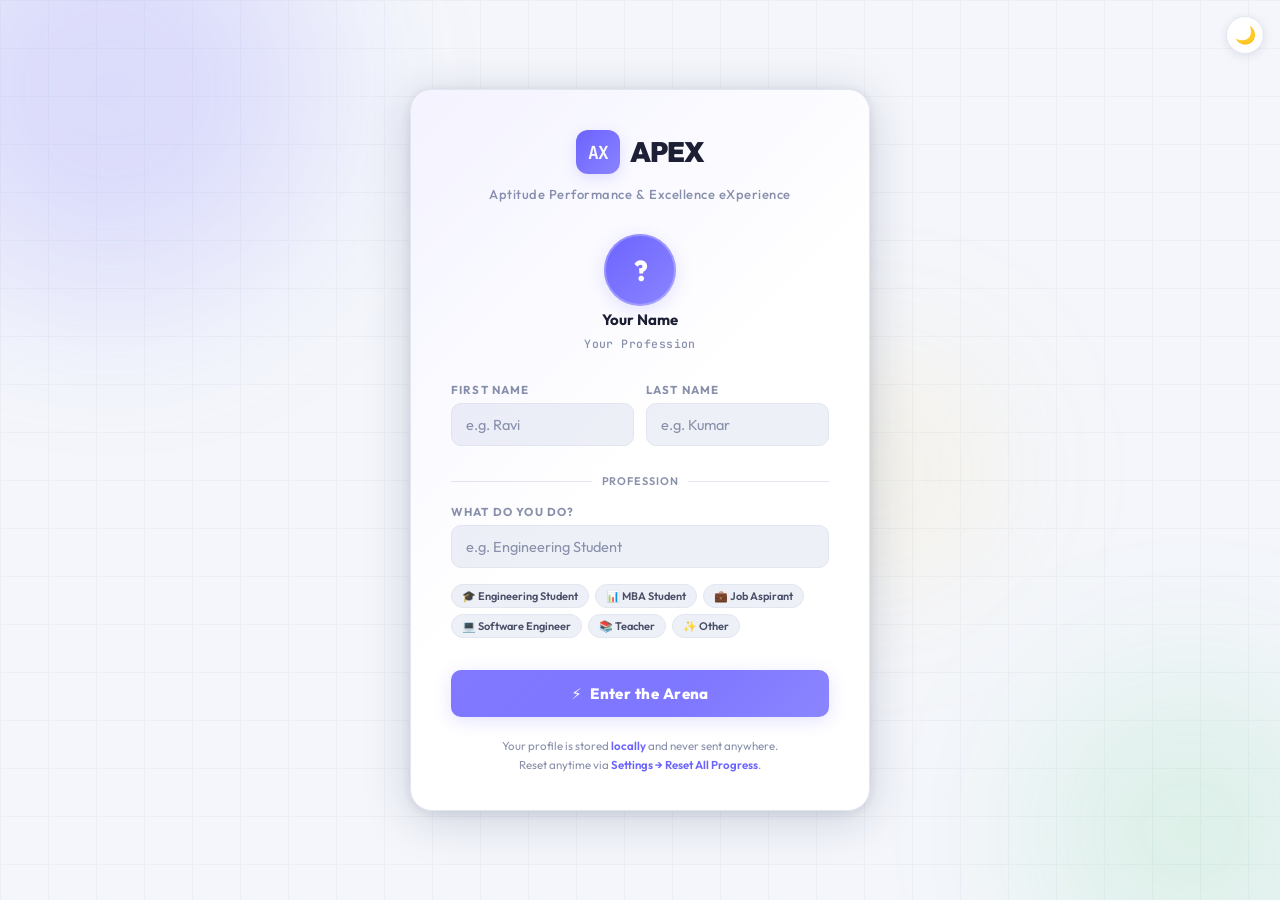
<file: index.html>
<!doctype html>
<html lang="en" data-theme="light" data-mode="default">
  <head>
    <meta charset="UTF-8" />
    <meta name="viewport" content="width=device-width,initial-scale=1.0" />
    <title>APEX — Aptitude Challenge</title>
    <link rel="stylesheet" href="style.css" />
  </head>
  <body>
    <!-- Full-screen effect overlay (pointer-events:none, z-index:8000) -->
    <div id="apex-fx-overlay"></div>

    <!-- Snowflake canvas for freeze power-up -->
    <canvas id="snow-canvas"></canvas>

    <!-- End-game shockwave overlay -->
    <div id="end-fx-overlay"></div>

    <!-- Next-question warp overlay -->
    <div id="next-fx-overlay"></div>

    <!-- ═══════════════════════════════════════════
     GLOBAL FLOATING BUTTONS (always visible)
═══════════════════════════════════════════ -->
    <div class="fab-cluster">
      <button
        id="fab-settings"
        class="fab"
        title="Settings"
        aria-label="Open settings"
      >
        <svg
          viewBox="0 0 24 24"
          fill="none"
          stroke="currentColor"
          stroke-width="2"
        >
          <circle cx="12" cy="12" r="3" />
          <path
            d="M19.4 15a1.65 1.65 0 0 0 .33 1.82l.06.06a2 2 0 0 1-2.83 2.83l-.06-.06a1.65 1.65 0 0 0-1.82-.33 1.65 1.65 0 0 0-1 1.51V21a2 2 0 0 1-4 0v-.09A1.65 1.65 0 0 0 9 19.4a1.65 1.65 0 0 0-1.82.33l-.06.06a2 2 0 0 1-2.83-2.83l.06-.06A1.65 1.65 0 0 0 4.68 15a1.65 1.65 0 0 0-1.51-1H3a2 2 0 0 1 0-4h.09A1.65 1.65 0 0 0 4.6 9a1.65 1.65 0 0 0-.33-1.82l-.06-.06a2 2 0 0 1 2.83-2.83l.06.06A1.65 1.65 0 0 0 9 4.68a1.65 1.65 0 0 0 1-1.51V3a2 2 0 0 1 4 0v.09a1.65 1.65 0 0 0 1 1.51 1.65 1.65 0 0 0 1.82-.33l.06-.06a2 2 0 0 1 2.83 2.83l-.06.06A1.65 1.65 0 0 0 19.4 9a1.65 1.65 0 0 0 1.51 1H21a2 2 0 0 1 0 4h-.09a1.65 1.65 0 0 0-1.51 1z"
          />
        </svg>
      </button>
    </div>

    <!-- ═══════════════════════════════════════════
     SETTINGS PANEL — Professional Tabbed Drawer
═══════════════════════════════════════════ -->
    <div
      id="settings-overlay"
      class="settings-overlay hidden"
      aria-modal="true"
      role="dialog"
    >
      <div class="settings-drawer">
        <!-- ── Header ── -->
        <div class="settings-header">
          <div class="sh-left">
            <div class="sh-avatar" id="sh-avatar">A</div>
            <div class="sh-info">
              <span class="sh-name" id="sh-display-name">Player</span>
              <span class="sh-sub" id="sh-profession-sub" style="display:block;font-size:11px;color:var(--muted);font-family:var(--font-mono,monospace);font-weight:500;letter-spacing:0.04em;margin-top:1px;"></span>
            </div>
          </div>
          <button id="settings-close" class="settings-close" aria-label="Close">
            ✕
          </button>
        </div>

        <!-- ── Tab Bar ── -->
        <div class="s-tabs">
          <button class="s-tab active" data-tab="profile">👤 Profile</button>
          <button class="s-tab" data-tab="comparison">📊 Stats</button>
          <button class="s-tab" data-tab="appearance">🎨 Theme</button>
          <button class="s-tab" data-tab="tips">💡 Tips</button>
          <button class="s-tab" data-tab="faq">❓ FAQ</button>
          <button class="s-tab" data-tab="feedback">💬 Feedback</button>
        </div>

        <!-- ════════════════════════════════
             TAB: PROFILE
        ════════════════════════════════ -->
        <div class="s-panel active" id="tab-profile">
          <!-- Avatar & Name -->
          <div class="prof-hero">
            <div class="prof-avatar-wrap">
              <div class="prof-avatar" id="prof-avatar">A</div>
              <div class="prof-avatar-ring"></div>
            </div>
            <div class="prof-name-block">
              <div class="prof-field-label">Display Name</div>
              <div class="prof-name-edit">
                <input
                  id="prof-name-input"
                  class="prof-input"
                  type="text"
                  maxlength="20"
                  placeholder="Enter your name…"
                />
                <button id="prof-name-save" class="prof-save-btn">Save</button>
              </div>
              <div id="prof-profession-display" style="font-size:11.5px;color:var(--muted);font-family:var(--font-mono,monospace);font-weight:500;letter-spacing:0.04em;margin-top:5px;"></div>
            </div>
          </div>

          <!-- Quick Stats Strip -->
          <div class="prof-stats-strip">
            <div class="pss-item">
              <span class="pss-val" id="pss-games">0</span>
              <span class="pss-key">Games</span>
            </div>
            <div class="pss-item">
              <span class="pss-val" id="pss-best">0</span>
              <span class="pss-key">Best Score</span>
            </div>
            <div class="pss-item">
              <span class="pss-val" id="pss-acc">0%</span>
              <span class="pss-key">Avg Accuracy</span>
            </div>
            <div class="pss-item">
              <span class="pss-val" id="pss-streak">0</span>
              <span class="pss-key">Best Streak</span>
            </div>
          </div>

          <!-- Sound -->
          <div class="settings-section">
            <div class="settings-section-label">SOUND</div>
            <div class="settings-row">
              <span class="settings-row-label"
                ><span class="settings-row-icon">🔊</span> Sound Effects</span
              >
              <button id="btn-mute-toggle" class="toggle-pill" data-state="on">
                <span class="toggle-pill-knob"></span>
                <span class="toggle-pill-off">🔇 MUTED</span>
                <span class="toggle-pill-on">🔊 ON</span>
              </button>
            </div>
          </div>

          <!-- Rules Accordion -->
          <div class="settings-section">
            <div class="settings-section-label">HOW TO PLAY</div>
            <div class="rules-accordion">
              <button class="rules-toggle" id="rules-toggle">
                <span>📖 Game Rules</span><span class="rules-chevron">▾</span>
              </button>
              <div class="rules-body" id="rules-body">
                <ul class="rules-list">
                  <li>Select a mode and question count to begin.</li>
                  <li>Answer before the timer runs out.</li>
                  <li>Every 2 wrong answers = 1 heart lost.</li>
                  <li>Consecutive correct answers build a combo multiplier.</li>
                  <li>
                    <strong>Freeze (F)</strong> — pauses the timer for 5 s.
                  </li>
                  <li><strong>50-50 (H)</strong> — removes 2 wrong options.</li>
                  <li><strong>Skip (S)</strong> — skips without penalty.</li>
                  <li>Infinite mode runs until all 5 hearts are lost.</li>
                  <li>Review all questions on the results screen.</li>
                </ul>
              </div>
            </div>
          </div>

          <!-- Reset -->
          <div class="settings-section">
            <div class="settings-section-label">DATA</div>
            <button id="btn-reset-data" class="danger-btn">
              🗑 Reset All Progress
            </button>
          </div>
        </div>

        <!-- ════════════════════════════════
             TAB: COMPARISON (Stats)
        ════════════════════════════════ -->
        <div class="s-panel" id="tab-comparison">
          <div class="comp-head">
            <span class="comp-title">📊 Your Performance History</span>
            <span class="comp-sub">Compared across all sessions</span>
          </div>

          <!-- Best Scores per Mode -->
          <div class="settings-section">
            <div class="settings-section-label">BEST SCORES BY MODE</div>
            <div class="comp-mode-grid" id="comp-mode-grid">
              <!-- filled by JS -->
            </div>
          </div>

          <!-- Accuracy Trend -->
          <div class="settings-section">
            <div class="settings-section-label">
              ACCURACY TREND (LAST 10 GAMES)
            </div>
            <div class="comp-chart-wrap">
              <canvas id="comp-chart" width="300" height="100"></canvas>
            </div>
          </div>

          <!-- All-time Stats -->
          <div class="settings-section">
            <div class="settings-section-label">ALL-TIME STATS</div>
            <div class="comp-alltime" id="comp-alltime">
              <!-- filled by JS -->
            </div>
          </div>

          <!-- Session History -->
          <div class="settings-section">
            <div class="settings-section-label">RECENT SESSIONS</div>
            <div class="comp-history" id="comp-history">
              <!-- filled by JS -->
            </div>
          </div>
          <!-- Achievements redirect -->
          <div class="settings-section">
            <div class="settings-section-label">ACHIEVEMENTS</div>
            <a href="achievements.html" class="settings-row">
              <span class="settings-row-label"><span class="settings-row-icon">🏅</span> View Achievements &amp; Badges</span>
              <span class="ach-arrow">→</span>
            </a>
          </div>
        </div>

        <!-- ════════════════════════════════
             TAB: APPEARANCE / THEME
        ════════════════════════════════ -->
        <div class="s-panel" id="tab-appearance">
          <!-- Dark/Light Toggle -->
          <div class="settings-section">
            <div class="settings-section-label">APPEARANCE</div>
            <div class="settings-row">
              <span class="settings-row-label"
                ><span class="settings-row-icon">🌓</span> Dark Mode</span
              >
              <button
                id="btn-theme-toggle"
                class="toggle-pill"
                data-state="light"
              >
                <span class="toggle-pill-knob"></span>
                <span class="toggle-pill-off">☀ LIGHT</span>
                <span class="toggle-pill-on">🌙 DARK</span>
              </button>
            </div>
          </div>

          <!-- Accent Color Picker -->
          <div class="settings-section">
            <div class="settings-section-label">ACCENT COLOR</div>
            <div class="color-palette">
              <button
                class="color-swatch active"
                data-color="#6c63ff"
                style="background: #6c63ff"
                title="Violet (default)"
              ></button>
              <button
                class="color-swatch"
                data-color="#3b82f6"
                style="background: #3b82f6"
                title="Blue"
              ></button>
              <button
                class="color-swatch"
                data-color="#22c55e"
                style="background: #22c55e"
                title="Green"
              ></button>
              <button
                class="color-swatch"
                data-color="#f59e0b"
                style="background: #f59e0b"
                title="Amber"
              ></button>
              <button
                class="color-swatch"
                data-color="#ef4444"
                style="background: #ef4444"
                title="Red"
              ></button>
              <button
                class="color-swatch"
                data-color="#ec4899"
                style="background: #ec4899"
                title="Pink"
              ></button>
              <button
                class="color-swatch"
                data-color="#14b8a6"
                style="background: #14b8a6"
                title="Teal"
              ></button>
              <button
                class="color-swatch"
                data-color="#f97316"
                style="background: #f97316"
                title="Orange"
              ></button>
            </div>
            <div class="color-custom-row">
              <span class="settings-row-label" style="font-size: 12px"
                >Custom color</span
              >
              <input
                type="color"
                id="color-custom-picker"
                class="color-custom-input"
                value="#6c63ff"
              />
            </div>
          </div>

          <!-- Font Size -->
          <div class="settings-section">
            <div class="settings-section-label">QUESTION FONT SIZE</div>
            <div class="font-size-row">
              <button class="fs-btn" data-size="small">A<sub>s</sub></button>
              <button class="fs-btn active" data-size="medium">A</button>
              <button class="fs-btn" data-size="large">A<sup>+</sup></button>
            </div>
          </div>
        </div>

        <!-- ════════════════════════════════
             TAB: TIPS
        ════════════════════════════════ -->
        <div class="s-panel" id="tab-tips">
          <!-- Hero banner -->
          <div class="tips-hero">
            <div class="tips-hero-icon">💡</div>
            <div class="tips-hero-text">
              <strong>Pro Tips &amp; Strategy</strong>
              <span>Master every mode with expert advice</span>
            </div>
          </div>

          <!-- Mode selector -->
          <div class="tips-mode-selector">
            <button class="tips-mode-btn active" data-tips-mode="easy">
              <span class="tips-mode-ico">🌿</span>
              <span>EASY</span>
            </button>
            <button class="tips-mode-btn" data-tips-mode="medium">
              <span class="tips-mode-ico">⚡</span>
              <span>MEDIUM</span>
            </button>
            <button class="tips-mode-btn" data-tips-mode="hard">
              <span class="tips-mode-ico">🔥</span>
              <span>HARD</span>
            </button>
            <button class="tips-mode-btn" data-tips-mode="impossible">
              <span class="tips-mode-ico">💀</span>
              <span>IMPOSSIBLE</span>
            </button>
            <button class="tips-mode-btn" data-tips-mode="infinite">
              <span class="tips-mode-ico">♾️</span>
              <span>INFINITE</span>
            </button>
          </div>

          <!-- Tips content panels -->
          <div class="tips-content" id="tips-content">
            <!-- filled by JS -->
          </div>
        </div>

        <!-- ════════════════════════════════
             TAB: FAQ
        ════════════════════════════════ -->
        <div class="s-panel" id="tab-faq">
          <div class="faq-list" id="faq-list">
            <!-- items injected by JS -->
          </div>
        </div>

        <!-- ════════════════════════════════
             TAB: FEEDBACK
        ════════════════════════════════ -->
        <div class="s-panel" id="tab-feedback">
          <div class="fb-hero">
            <div class="fb-hero-icon">💬</div>
            <div class="fb-hero-text">
              <strong>Share your thoughts!</strong>
              <span>Help us improve APEX</span>
            </div>
          </div>

          <div class="settings-section">
            <div class="settings-section-label">YOUR FEEDBACK</div>
            <select id="fb-type" class="fb-select">
              <option value="bug">🐛 Bug Report</option>
              <option value="feature">💡 Feature Request</option>
              <option value="general" selected>💬 General Feedback</option>
              <option value="praise">🌟 Praise</option>
            </select>
            <textarea
              id="fb-message"
              class="fb-textarea"
              rows="4"
              placeholder="Write your feedback here…"
              maxlength="500"
            ></textarea>
            <div class="fb-char-count"><span id="fb-char">0</span>/500</div>
          </div>

          <div class="settings-section">
            <div class="settings-section-label">SEND VIA</div>
            <div class="fb-channels">
              <a
                class="fb-channel-btn fb-email"
                id="fb-send-email"
                href="#"
                target="_blank"
              >
                <span class="fb-ch-icon">✉️</span>
                <div class="fb-ch-info">
                  <span class="fb-ch-name">Email</span>
                  <span class="fb-ch-sub">Opens your mail app</span>
                </div>
                <span class="fb-ch-arrow">→</span>
              </a>
              <a
                class="fb-channel-btn fb-whatsapp"
                id="fb-send-wa"
                href="#"
                target="_blank"
              >
                <span class="fb-ch-icon">💚</span>
                <div class="fb-ch-info">
                  <span class="fb-ch-name">WhatsApp</span>
                  <span class="fb-ch-sub">Opens WhatsApp</span>
                </div>
                <span class="fb-ch-arrow">→</span>
              </a>
              <a
                class="fb-channel-btn fb-linkedin"
                id="fb-send-li"
                href="https://www.linkedin.com/in/rahulnagv"
                target="_blank"
              >
                <span class="fb-ch-icon">💼</span>
                <div class="fb-ch-info">
                  <span class="fb-ch-name">LinkedIn</span>
                  <span class="fb-ch-sub">Connect with the developer</span>
                </div>
                <span class="fb-ch-arrow">→</span>
              </a>
            </div>
          </div>
        </div>

        <div class="settings-footer">
          APEX— Aptitude Engine &nbsp;·&nbsp; Made with ❤️
        </div>
      </div>
    </div>

    <!-- ═══════════════════════════════════════════
     COUNTDOWN OVERLAY  (3-2-1-GO!)
═══════════════════════════════════════════ -->
    <div id="countdown-overlay" class="countdown-overlay hidden">
      <div class="countdown-inner">
        <div class="countdown-label">GET READY</div>
        <div class="countdown-number" id="countdown-number">3</div>
        <div class="countdown-mode-name" id="countdown-mode-name"></div>
        <div class="countdown-particles" id="countdown-particles"></div>
      </div>
    </div>

    <!-- ═══════════════════════════════════════════
     HOME SCREEN
═══════════════════════════════════════════ -->
    <div id="screen-start" class="screen active">
      <div class="home-wrap">
        <!-- ═══ APEX LOGO SVG — top center ═══ -->
        <div class="apex-logo-wrap">
          <svg
            class="apex-logo-svg"
            viewBox="0 0 220 220"
            xmlns="http://www.w3.org/2000/svg"
            aria-label="APEX Logo"
          >
            <!-- Outer glow ring -->
            <circle
              cx="110"
              cy="110"
              r="100"
              fill="none"
              stroke="url(#ringGrad)"
              stroke-width="1.5"
              opacity="0.35"
              class="logo-svg-ring logo-svg-ring-1"
            />
            <circle
              cx="110"
              cy="110"
              r="80"
              fill="none"
              stroke="url(#ringGrad)"
              stroke-width="1"
              opacity="0.25"
              class="logo-svg-ring logo-svg-ring-2"
            />
            <!-- Shield base -->
            <path
              d="M110 18 L178 48 L178 115 Q178 160 110 195 Q42 160 42 115 L42 48 Z"
              fill="url(#shieldFill)"
              stroke="url(#shieldStroke)"
              stroke-width="2.5"
              stroke-linejoin="round"
            />
            <!-- Inner shield highlight -->
            <path
              d="M110 30 L166 55 L166 115 Q166 152 110 182 Q54 152 54 115 L54 55 Z"
              fill="url(#shieldInner)"
              opacity="0.5"
            />
            <!-- Lightning bolt accent -->
            <path
              d="M118 72 L98 110 L112 110 L102 148 L128 104 L113 104 Z"
              fill="url(#boltGrad)"
              filter="url(#boltGlow)"
            />
            <!-- Defs -->
            <defs>
              <linearGradient
                id="shieldFill"
                x1="0%"
                y1="0%"
                x2="100%"
                y2="100%"
              >
                <stop offset="0%" stop-color="#6c63ff" stop-opacity="0.18" />
                <stop offset="100%" stop-color="#a78bfa" stop-opacity="0.08" />
              </linearGradient>
              <linearGradient
                id="shieldStroke"
                x1="0%"
                y1="0%"
                x2="100%"
                y2="100%"
              >
                <stop offset="0%" stop-color="#a78bfa" />
                <stop offset="100%" stop-color="#6c63ff" />
              </linearGradient>
              <linearGradient
                id="shieldInner"
                x1="0%"
                y1="0%"
                x2="0%"
                y2="100%"
              >
                <stop offset="0%" stop-color="#ffffff" stop-opacity="0.15" />
                <stop offset="100%" stop-color="#ffffff" stop-opacity="0" />
              </linearGradient>
              <linearGradient id="boltGrad" x1="0%" y1="0%" x2="100%" y2="100%">
                <stop offset="0%" stop-color="#fff" />
                <stop offset="100%" stop-color="#a78bfa" />
              </linearGradient>
              <linearGradient id="ringGrad" x1="0%" y1="0%" x2="100%" y2="100%">
                <stop offset="0%" stop-color="#6c63ff" />
                <stop offset="100%" stop-color="#a78bfa" />
              </linearGradient>
              <filter
                id="boltGlow"
                x="-50%"
                y="-50%"
                width="200%"
                height="200%"
              >
                <feGaussianBlur stdDeviation="3" result="blur" />
                <feMerge>
                  <feMergeNode in="blur" />
                  <feMergeNode in="SourceGraphic" />
                </feMerge>
              </filter>
            </defs>
          </svg>
          <div class="apex-logo-text-wrap">
            <span class="apex-logo-text">APEX</span>
            <span class="apex-logo-sub">APTITUDE ENGINE</span>
          </div>
        </div>
        <!-- ═══════════════════════════════════════ -->

        <div class="home-logo" style="display: none">
          <div class="logo-rings">
            <div class="logo-ring r1"></div>
            <div class="logo-ring r2"></div>
            <div class="logo-ring r3"></div>
          </div>
          <span class="logo-text">APEX</span>
          <span class="logo-ver">APTITUDE ENGINE</span>
        </div>

        <p class="home-tagline">
          Challenge your mind. Beat the clock. Master every level.
        </p>

        <div class="mode-grid">
          <button class="mode-card mode-easy" data-mode="easy">
            <div class="mode-card-glow"></div>
            <div class="mode-card-content">
              <div class="mode-card-icon-wrap">
                <span class="mode-card-icon">🌿</span>
              </div>
              <div class="mode-card-info">
                <span class="mode-card-name">EASY</span>
                <span class="mode-card-desc">20s · Adaptive · Beginner</span>
              </div>
              <span class="mode-card-tag">START</span>
            </div>
            <div class="mode-card-bar"></div>
          </button>

          <button class="mode-card mode-medium" data-mode="medium">
            <div class="mode-card-glow"></div>
            <div class="mode-card-content">
              <div class="mode-card-icon-wrap">
                <span class="mode-card-icon">⚡</span>
              </div>
              <div class="mode-card-info">
                <span class="mode-card-name">MEDIUM</span>
                <span class="mode-card-desc">60s · Adaptive · Challenger</span>
              </div>
              <span class="mode-card-tag">START</span>
            </div>
            <div class="mode-card-bar"></div>
          </button>

          <button class="mode-card mode-hard" data-mode="hard">
            <div class="mode-card-glow"></div>
            <div class="mode-card-content">
              <div class="mode-card-icon-wrap">
                <span class="mode-card-icon">🔥</span>
              </div>
              <div class="mode-card-info">
                <span class="mode-card-name">HARD</span>
                <span class="mode-card-desc">90s · Adaptive · Elite</span>
              </div>
              <span class="mode-card-tag">START</span>
            </div>
            <div class="mode-card-bar"></div>
          </button>

          <button class="mode-card mode-impossible" data-mode="impossible">
            <div class="mode-card-glow"></div>
            <div class="mode-card-content">
              <div class="mode-card-icon-wrap">
                <span class="mode-card-icon">💀</span>
              </div>
              <div class="mode-card-info">
                <span class="mode-card-name">IMPOSSIBLE</span>
                <span class="mode-card-desc">120s · Brutal · No Mercy</span>
              </div>
              <span class="mode-card-tag">START</span>
            </div>
            <div class="mode-card-bar"></div>
          </button>

          <button class="mode-card mode-infinite" data-mode="infinite">
            <div class="mode-card-glow"></div>
            <div class="mode-card-content">
              <div class="mode-card-icon-wrap">
                <span class="mode-card-icon">♾️</span>
              </div>
              <div class="mode-card-info">
                <span class="mode-card-name">INFINITE</span>
                <span class="mode-card-desc">30s · Survival · Apex</span>
              </div>
              <span class="mode-card-tag">START</span>
            </div>
            <div class="mode-card-bar"></div>
          </button>
        </div>

        <!-- Q-Count (hidden for infinite) -->
        <div id="qcount-block" class="qcount-block hidden">
          <span class="qcount-label">QUESTIONS PER ROUND</span>
          <div class="qcount-row">
            <button class="qcount-btn active" data-count="10">10</button>
            <button class="qcount-btn" data-count="20">20</button>
            <button class="qcount-btn" data-count="30">30</button>
            <button class="qcount-btn" data-count="50">50</button>
          </div>
        </div>

        <button id="btn-start" class="btn-start-main" disabled>
          <span class="btn-start-text">← SELECT A MODE</span>
          <span class="btn-start-glow"></span>
        </button>

        <div class="home-shortcuts">
          <span class="sc-item"><kbd>F</kbd> Freeze</span>
          <span class="sc-sep">·</span>
          <span class="sc-item"><kbd>H</kbd> 50-50</span>
          <span class="sc-sep">·</span>
          <span class="sc-item"><kbd>S</kbd> Skip</span>
          <span class="sc-sep">·</span>
          <span class="sc-item"><kbd>↵</kbd> Next</span>
        </div>

        <a href="about.html" class="home-about-link">ℹ About APEX →</a>
      </div>
    </div>

    <!-- ═══════════════════════════════════════════
     GAME SCREEN
═══════════════════════════════════════════ -->
    <div id="screen-game" class="screen">
      <!-- HUD -->
      <header class="hud">
        <div class="hud-group hud-left">
          <div class="hud-chip">
            <span class="hud-chip-label">SCORE</span>
            <span class="hud-chip-val" id="hud-score">0</span>
          </div>
          <div class="hud-chip">
            <span class="hud-chip-label">COMBO</span>
            <span class="hud-chip-val combo-chip" id="hud-combo">×1</span>
          </div>
          <div class="hud-chip">
            <span class="hud-chip-label">Q</span>
            <span class="hud-chip-val" id="hud-qprogress">1/∞</span>
          </div>
        </div>

        <div class="hud-group hud-center">
          <div id="health-bar" class="health-bar-inner">
            <span class="heart" data-i="0"
              ><svg
                class="heart-svg"
                viewBox="0 0 32 30"
                xmlns="http://www.w3.org/2000/svg"
              >
                <g class="heart-whole">
                  <path
                    class="heart-fill"
                    d="M16 27 C16 27 3 18 3 10 C3 5.6 6.6 2 11 2 C13.2 2 15.2 3 16 4.3 C16.8 3 18.8 2 21 2 C25.4 2 29 5.6 29 10 C29 18 16 27 16 27Z"
                  />
                </g>
                <g class="heart-crack-left" style="display: none">
                  <path
                    class="heart-fill-half"
                    d="M16 27 C16 27 3 18 3 10 C3 5.6 6.6 2 11 2 C13.2 2 15.2 3 16 4.3 L16 27Z"
                  />
                  <line
                    class="crack-line"
                    x1="16"
                    y1="4"
                    x2="14"
                    y2="12"
                    stroke-width="1.5"
                  />
                  <line
                    class="crack-line"
                    x1="14"
                    y1="12"
                    x2="16"
                    y2="16"
                    stroke-width="1"
                  />
                  <line
                    class="crack-line"
                    x1="16"
                    y1="16"
                    x2="13"
                    y2="22"
                    stroke-width="1"
                  />
                </g>
                <g class="heart-crack-right" style="display: none">
                  <path
                    class="heart-fill-half"
                    d="M16 4.3 C16.8 3 18.8 2 21 2 C25.4 2 29 5.6 29 10 C29 18 16 27 16 27 L16 4.3Z"
                  />
                </g></svg
            ></span>
            <span class="heart" data-i="1"
              ><svg
                class="heart-svg"
                viewBox="0 0 32 30"
                xmlns="http://www.w3.org/2000/svg"
              >
                <g class="heart-whole">
                  <path
                    class="heart-fill"
                    d="M16 27 C16 27 3 18 3 10 C3 5.6 6.6 2 11 2 C13.2 2 15.2 3 16 4.3 C16.8 3 18.8 2 21 2 C25.4 2 29 5.6 29 10 C29 18 16 27 16 27Z"
                  />
                </g>
                <g class="heart-crack-left" style="display: none">
                  <path
                    class="heart-fill-half"
                    d="M16 27 C16 27 3 18 3 10 C3 5.6 6.6 2 11 2 C13.2 2 15.2 3 16 4.3 L16 27Z"
                  />
                  <line
                    class="crack-line"
                    x1="16"
                    y1="4"
                    x2="14"
                    y2="12"
                    stroke-width="1.5"
                  />
                  <line
                    class="crack-line"
                    x1="14"
                    y1="12"
                    x2="16"
                    y2="16"
                    stroke-width="1"
                  />
                  <line
                    class="crack-line"
                    x1="16"
                    y1="16"
                    x2="13"
                    y2="22"
                    stroke-width="1"
                  />
                </g>
                <g class="heart-crack-right" style="display: none">
                  <path
                    class="heart-fill-half"
                    d="M16 4.3 C16.8 3 18.8 2 21 2 C25.4 2 29 5.6 29 10 C29 18 16 27 16 27 L16 4.3Z"
                  />
                </g></svg
            ></span>
            <span class="heart" data-i="2"
              ><svg
                class="heart-svg"
                viewBox="0 0 32 30"
                xmlns="http://www.w3.org/2000/svg"
              >
                <g class="heart-whole">
                  <path
                    class="heart-fill"
                    d="M16 27 C16 27 3 18 3 10 C3 5.6 6.6 2 11 2 C13.2 2 15.2 3 16 4.3 C16.8 3 18.8 2 21 2 C25.4 2 29 5.6 29 10 C29 18 16 27 16 27Z"
                  />
                </g>
                <g class="heart-crack-left" style="display: none">
                  <path
                    class="heart-fill-half"
                    d="M16 27 C16 27 3 18 3 10 C3 5.6 6.6 2 11 2 C13.2 2 15.2 3 16 4.3 L16 27Z"
                  />
                  <line
                    class="crack-line"
                    x1="16"
                    y1="4"
                    x2="14"
                    y2="12"
                    stroke-width="1.5"
                  />
                  <line
                    class="crack-line"
                    x1="14"
                    y1="12"
                    x2="16"
                    y2="16"
                    stroke-width="1"
                  />
                  <line
                    class="crack-line"
                    x1="16"
                    y1="16"
                    x2="13"
                    y2="22"
                    stroke-width="1"
                  />
                </g>
                <g class="heart-crack-right" style="display: none">
                  <path
                    class="heart-fill-half"
                    d="M16 4.3 C16.8 3 18.8 2 21 2 C25.4 2 29 5.6 29 10 C29 18 16 27 16 27 L16 4.3Z"
                  />
                </g></svg
            ></span>
            <span class="heart" data-i="3"
              ><svg
                class="heart-svg"
                viewBox="0 0 32 30"
                xmlns="http://www.w3.org/2000/svg"
              >
                <g class="heart-whole">
                  <path
                    class="heart-fill"
                    d="M16 27 C16 27 3 18 3 10 C3 5.6 6.6 2 11 2 C13.2 2 15.2 3 16 4.3 C16.8 3 18.8 2 21 2 C25.4 2 29 5.6 29 10 C29 18 16 27 16 27Z"
                  />
                </g>
                <g class="heart-crack-left" style="display: none">
                  <path
                    class="heart-fill-half"
                    d="M16 27 C16 27 3 18 3 10 C3 5.6 6.6 2 11 2 C13.2 2 15.2 3 16 4.3 L16 27Z"
                  />
                  <line
                    class="crack-line"
                    x1="16"
                    y1="4"
                    x2="14"
                    y2="12"
                    stroke-width="1.5"
                  />
                  <line
                    class="crack-line"
                    x1="14"
                    y1="12"
                    x2="16"
                    y2="16"
                    stroke-width="1"
                  />
                  <line
                    class="crack-line"
                    x1="16"
                    y1="16"
                    x2="13"
                    y2="22"
                    stroke-width="1"
                  />
                </g>
                <g class="heart-crack-right" style="display: none">
                  <path
                    class="heart-fill-half"
                    d="M16 4.3 C16.8 3 18.8 2 21 2 C25.4 2 29 5.6 29 10 C29 18 16 27 16 27 L16 4.3Z"
                  />
                </g></svg
            ></span>
            <span class="heart" data-i="4"
              ><svg
                class="heart-svg"
                viewBox="0 0 32 30"
                xmlns="http://www.w3.org/2000/svg"
              >
                <g class="heart-whole">
                  <path
                    class="heart-fill"
                    d="M16 27 C16 27 3 18 3 10 C3 5.6 6.6 2 11 2 C13.2 2 15.2 3 16 4.3 C16.8 3 18.8 2 21 2 C25.4 2 29 5.6 29 10 C29 18 16 27 16 27Z"
                  />
                </g>
                <g class="heart-crack-left" style="display: none">
                  <path
                    class="heart-fill-half"
                    d="M16 27 C16 27 3 18 3 10 C3 5.6 6.6 2 11 2 C13.2 2 15.2 3 16 4.3 L16 27Z"
                  />
                  <line
                    class="crack-line"
                    x1="16"
                    y1="4"
                    x2="14"
                    y2="12"
                    stroke-width="1.5"
                  />
                  <line
                    class="crack-line"
                    x1="14"
                    y1="12"
                    x2="16"
                    y2="16"
                    stroke-width="1"
                  />
                  <line
                    class="crack-line"
                    x1="16"
                    y1="16"
                    x2="13"
                    y2="22"
                    stroke-width="1"
                  />
                </g>
                <g class="heart-crack-right" style="display: none">
                  <path
                    class="heart-fill-half"
                    d="M16 4.3 C16.8 3 18.8 2 21 2 C25.4 2 29 5.6 29 10 C29 18 16 27 16 27 L16 4.3Z"
                  />
                </g></svg
            ></span>
          </div>
        </div>

        <div class="hud-group hud-right">
          <div class="hud-chip">
            <span class="hud-chip-label">MODE</span>
            <span class="hud-chip-val" id="hud-mode">—</span>
          </div>
          <div class="hud-chip">
            <span class="hud-chip-label">TIER</span>
            <span class="hud-chip-val" id="hud-tier">1</span>
          </div>
          <button id="btn-end" class="btn-end">⏹ END</button>
        </div>
      </header>

      <!-- Timer -->
      <div class="timer-wrap">
        <div class="timer-track">
          <div id="timer-bar" class="timer-fill"></div>
        </div>
        <span id="timer-label" class="timer-label">—</span>
      </div>

      <!-- Pressure -->
      <div id="pressure-banner" class="pressure-banner hidden">
        ⚡ PRESSURE EVENT — TIME HALVED
      </div>

      <!-- Side-by-side: Q+Options slide left, Explanation slides in right -->
      <div class="game-main-row">
        <!-- LEFT: Question + Options (stays same width, shifts left on answer) -->
        <div class="game-q-col">
          <main class="question-section">
            <div class="q-meta-row">
              <span id="q-category" class="q-cat-badge">—</span>
              <span id="q-streak" class="q-streak-badge"></span>
              <span id="q-mode-tag" class="q-mode-badge"></span>
            </div>
            <div id="question-text" class="question-text">Loading...</div>
          </main>

          <div id="options-grid" class="options-grid">
            <button class="opt-btn" data-idx="0"></button>
            <button class="opt-btn" data-idx="1"></button>
            <button class="opt-btn" data-idx="2"></button>
            <button class="opt-btn" data-idx="3"></button>
          </div>
        </div>

        <!-- RIGHT: Explanation slides in from right after answer -->
        <div id="explanation-panel" class="explanation-panel hidden">
          <div class="exp-card">
            <div class="exp-top">
              <div class="exp-verdict-wrap">
                <span id="exp-icon" class="exp-icon"></span>
                <span id="exp-verdict" class="exp-verdict-text"></span>
              </div>
              <span id="exp-points" class="exp-pts"></span>
            </div>
            <div class="exp-answer-row">
              <div class="exp-ans-item">
                <span class="exp-ans-label">CORRECT ANSWER</span>
                <span
                  id="exp-correct-ans"
                  class="exp-ans-val correct-val"
                ></span>
              </div>
              <div class="exp-ans-divider"></div>
              <div class="exp-ans-item">
                <span class="exp-ans-label">YOUR ANSWER</span>
                <span id="exp-your-ans" class="exp-ans-val"></span>
              </div>
            </div>
            <div class="exp-divider"></div>
            <div class="exp-explanation-wrap">
              <span class="exp-label-tag">💡 EXPLANATION</span>
              <div id="exp-body" class="exp-body-text"></div>
            </div>
            <button id="btn-next" class="btn-next">
              NEXT QUESTION <span class="btn-next-arrow">→</span>
            </button>
          </div>
        </div>
      </div>

      <!-- Power-ups -->
      <footer id="powerups-bar" class="powerups-bar">
        <button class="pu-btn pu-freeze" id="pu-freeze" title="Freeze Time (F)">
          <span class="pu-ico">❄</span>
          <span class="pu-lbl">FREEZE</span>
          <kbd class="pu-key">F</kbd>
        </button>
        <button class="pu-btn pu-fifty" id="pu-fifty" title="50-50 (H)">
          <span class="pu-ico">½</span>
          <span class="pu-lbl">50-50</span>
          <kbd class="pu-key">H</kbd>
        </button>
        <button class="pu-btn pu-skip" id="pu-skip" title="Skip (S)">
          <span class="pu-ico">↷</span>
          <span class="pu-lbl">SKIP</span>
          <kbd class="pu-key">S</kbd>
        </button>
      </footer>

      <div id="feedback" class="feedback hidden"></div>
    </div>

    <!-- ═══════════════════════════════════════════
     RESULT SCREEN
═══════════════════════════════════════════ -->
    <div id="screen-result" class="screen">
      <!-- Fixed top strip -->
      <div class="result-topbar">
        <div class="result-hero">
          <div class="result-hero-ring">
            <svg class="hero-svg" viewBox="0 0 120 120">
              <circle class="hero-track" cx="60" cy="60" r="50" />
              <circle
                class="hero-fill"
                id="hero-fill"
                cx="60"
                cy="60"
                r="50"
                stroke-dasharray="314.16"
                stroke-dashoffset="314.16"
              />
            </svg>
            <div class="hero-center">
              <span class="hero-pct" id="result-pct">0%</span>
              <span class="hero-label">ACCURACY</span>
            </div>
          </div>
          <div class="result-hero-info">
            <div class="rhi-top">
              <span class="rhi-label">SESSION COMPLETE</span>
              <span id="result-mode-badge" class="result-mode-badge"></span>
            </div>
            <div id="res-rank" class="res-rank"></div>
            <div class="result-mini-grid">
              <div class="rmc">
                <span class="rmc-v" id="res-score">0</span
                ><span class="rmc-k">SCORE</span>
              </div>
              <div class="rmc">
                <span class="rmc-v" id="res-attempted">0</span
                ><span class="rmc-k">ATTEMPTED</span>
              </div>
              <div class="rmc">
                <span class="rmc-v" id="res-correct">0</span
                ><span class="rmc-k">CORRECT</span>
              </div>
              <div class="rmc">
                <span class="rmc-v" id="res-health">0</span
                ><span class="rmc-k">HEALTH</span>
              </div>
            </div>
            <div class="result-btn-row">
              <button id="btn-home" class="result-btn-home">⌂ HOME</button>
              <button id="btn-restart" class="result-btn-play">
                ↺ PLAY AGAIN
              </button>
            </div>
          </div>
        </div>
      </div>

      <!-- Three-column body -->
      <div class="result-body">
        <!-- LEFT — Performance Feedback -->
        <div class="result-col r-col-left">
          <div class="rcol-header">📊 PERFORMANCE</div>
          <div id="perf-fb-body" class="perf-body"></div>
        </div>

        <!-- CENTER — Visual Overview -->
        <div class="result-col r-col-center">
          <div class="rcol-header">📈 OVERVIEW</div>
          <!-- Outcome bars -->
          <div class="ov-section">
            <div class="ov-section-title">OUTCOMES</div>
            <div id="ov-bars" class="ov-bars"></div>
          </div>
          <!-- Category breakdown -->
          <div class="ov-section">
            <div class="ov-section-title">BY CATEGORY</div>
            <div id="ov-cats" class="ov-cats"></div>
          </div>
          <!-- Best streak / high score -->
          <div class="ov-section">
            <div class="ov-section-title">SESSION BESTS</div>
            <div id="ov-bests" class="ov-bests"></div>
          </div>
        </div>

        <!-- RIGHT — Question Review -->
        <div class="result-col r-col-right">
          <div class="rcol-header">
            <span>📋 REVIEW</span>
            <div class="review-legend-mini">
              <span class="rl-dot rl-correct"></span>
              <span class="rl-dot rl-wrong"></span>
              <span class="rl-dot rl-timeout"></span>
              <span class="rl-dot rl-skip"></span>
            </div>
          </div>
          <div id="review-list" class="review-list"></div>
        </div>
      </div>
    </div>

    <!-- ═══════════════════════════════════════════
     POPUP 1 — WARNING / CONFIRM
═══════════════════════════════════════════ -->
    <div id="rp-warn-overlay" class="rp-overlay rp-overlay-hidden">
      <div class="rp-box" id="rp-warn-box">
        <!-- Warning icon circle -->
        <div class="rp-warn-icon-wrap">
          <svg
            viewBox="0 0 24 24"
            fill="none"
            stroke="currentColor"
            stroke-width="1.8"
            stroke-linecap="round"
            stroke-linejoin="round"
          >
            <path
              d="M10.29 3.86L1.82 18a2 2 0 0 0 1.71 3h16.94a2 2 0 0 0 1.71-3L13.71 3.86a2 2 0 0 0-3.42 0z"
            />
            <line x1="12" y1="9" x2="12" y2="13" />
            <line x1="12" y1="17" x2="12.01" y2="17" />
          </svg>
        </div>

        <div class="rp-badge rp-badge-warn">⚠ WARNING</div>
        <h2 class="rp-title">Reset All Progress?</h2>
        <p class="rp-desc">
          This will <strong>permanently delete</strong> all your saved data.
          This action cannot be undone.
        </p>

        <div class="rp-warn-list">
          <div class="rp-warn-row">
            <span class="rp-warn-dot"></span>All session scores &amp; history
          </div>
          <div class="rp-warn-row">
            <span class="rp-warn-dot"></span>Best scores &amp; accuracy records
          </div>
          <div class="rp-warn-row">
            <span class="rp-warn-dot"></span>Combo streaks &amp; profile stats
          </div>
          <div class="rp-warn-row">
            <span class="rp-warn-dot"></span>Earned certificates &amp; achievement badges
          </div>
        </div>

        <div class="rp-btn-row">
          <button id="reset-popup-cancel" class="rp-btn rp-btn-ghost">
            Cancel
          </button>
          <button id="reset-popup-confirm" class="rp-btn rp-btn-red">
            <svg
              viewBox="0 0 24 24"
              fill="none"
              stroke="currentColor"
              stroke-width="2.2"
              stroke-linecap="round"
              stroke-linejoin="round"
              width="15"
              height="15"
            >
              <polyline points="3 6 5 6 21 6" />
              <path d="M19 6l-1 14a2 2 0 0 1-2 2H8a2 2 0 0 1-2-2L5 6" />
              <path d="M10 11v6M14 11v6" />
            </svg>
            Yes, Reset All
          </button>
        </div>
      </div>
    </div>

    <!-- ═══════════════════════════════════════════
     POPUP 2 — SUCCESS / DONE
═══════════════════════════════════════════ -->
    <div id="rp-done-overlay" class="rp-overlay rp-overlay-hidden">
      <div class="rp-box rp-box-done" id="rp-done-box">
        <!-- Animated SVG checkmark ring -->
        <div class="rp-check-wrap">
          <svg viewBox="0 0 80 80" class="rp-check-svg">
            <circle class="rp-check-track" cx="40" cy="40" r="34" />
            <circle class="rp-check-ring" cx="40" cy="40" r="34" />
            <polyline class="rp-check-tick" points="24,40 35,52 56,28" />
          </svg>
        </div>

        <div class="rp-badge rp-badge-done">✓ COMPLETED</div>
        <h2 class="rp-title">All Done!</h2>
        <p class="rp-desc">
          Your progress has been completely reset. You're starting fresh.
        </p>

        <!-- Cleared confirmation rows -->
        <div class="rp-done-list">
          <div class="rp-done-row" style="--d: 0.2s">
            <span class="rp-done-tick">✓</span>
            <span>Session scores &amp; history — cleared</span>
          </div>
          <div class="rp-done-row" style="--d: 0.32s">
            <span class="rp-done-tick">✓</span>
            <span>Best scores &amp; records — cleared</span>
          </div>
          <div class="rp-done-row" style="--d: 0.44s">
            <span class="rp-done-tick">✓</span>
            <span>Streaks &amp; profile stats — cleared</span>
          </div>
        </div>

        <div class="rp-btn-row rp-btn-row-center">
          <button id="reset-popup-ok" class="rp-btn rp-btn-green">
            <svg
              viewBox="0 0 24 24"
              fill="none"
              stroke="currentColor"
              stroke-width="2.5"
              stroke-linecap="round"
              stroke-linejoin="round"
              width="15"
              height="15"
            >
              <polyline points="20 6 9 17 4 12" />
            </svg>
            OK
          </button>
        </div>
      </div>
    </div>

    <style>
      .home-about-link {
        display: inline-flex;
        align-items: center;
        gap: 6px;
        margin-top: 18px;
        padding: 7px 18px;
        border-radius: var(--radius-pill);
        border: 1.5px solid var(--border-hi);
        background: var(--surface2);
        color: var(--muted);
        font-size: 12.5px;
        font-weight: 600;
        font-family: var(--font-display);
        text-decoration: none;
        transition: all var(--transition);
      }
      .home-about-link:hover {
        background: var(--accent-soft);
        color: var(--accent);
        border-color: var(--accent2);
        transform: translateY(-1px);
      }
    </style>
    <!-- Blob Cursor removed -->

    <script>
    /* ── Ripple Effect ── */
    (function() {
      document.addEventListener('click', e => {
        const btn = e.target.closest('button, .mode-card, .qcount-btn, .opt-btn, .pu-btn, .color-swatch, .s-tab, .fs-btn');
        if (!btn) return;
        const rect = btn.getBoundingClientRect();
        const r = document.createElement('span');
        r.className = 'apex-ripple';
        r.style.left = (e.clientX - rect.left) + 'px';
        r.style.top  = (e.clientY - rect.top)  + 'px';
        btn.appendChild(r);
        setTimeout(() => r.remove(), 600);
      });
    })();
    </script>

    <script src="easy.js"></script>
    <script src="medium.js"></script>
    <script src="hard.js"></script>
    <script src="impossible.js"></script>
    <script src="infinite.js"></script>
    <script src="script.js"></script>
    <script src="certificate.js"></script>
  </body>
</html>
</file>
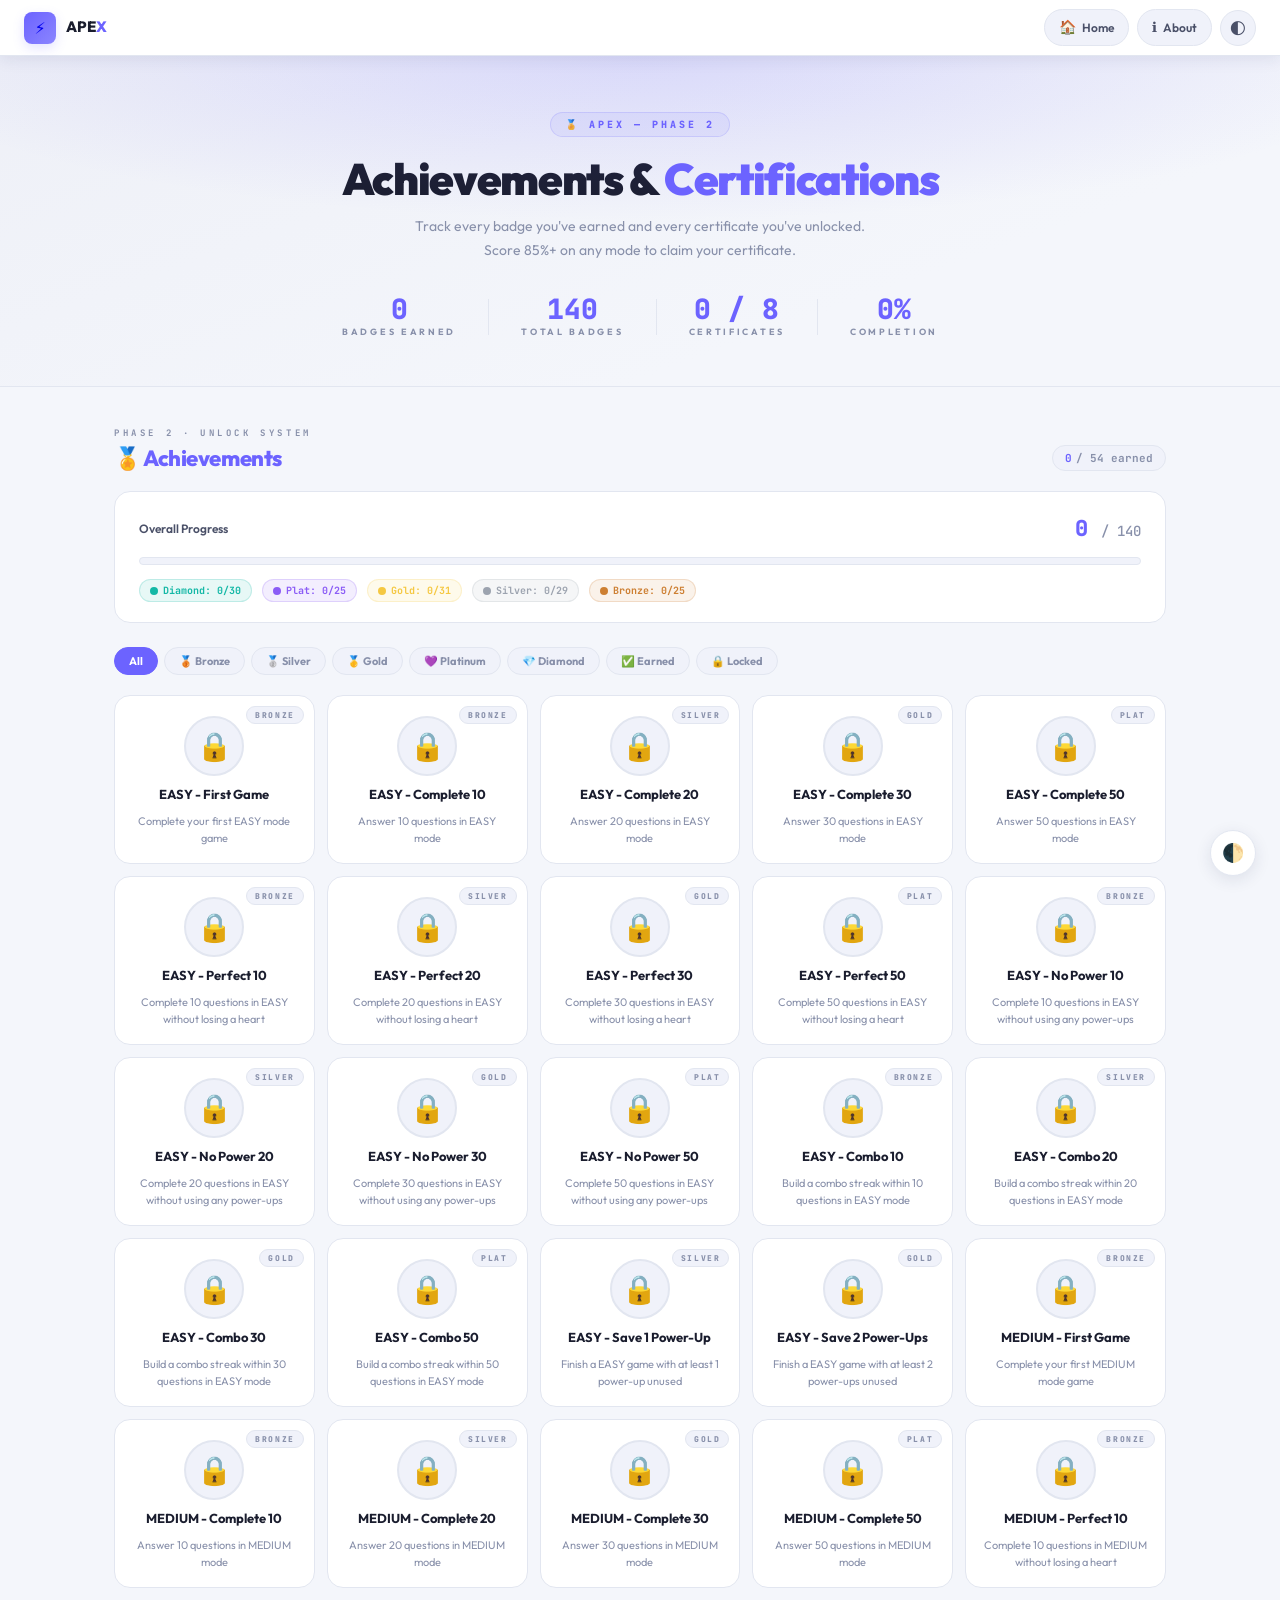
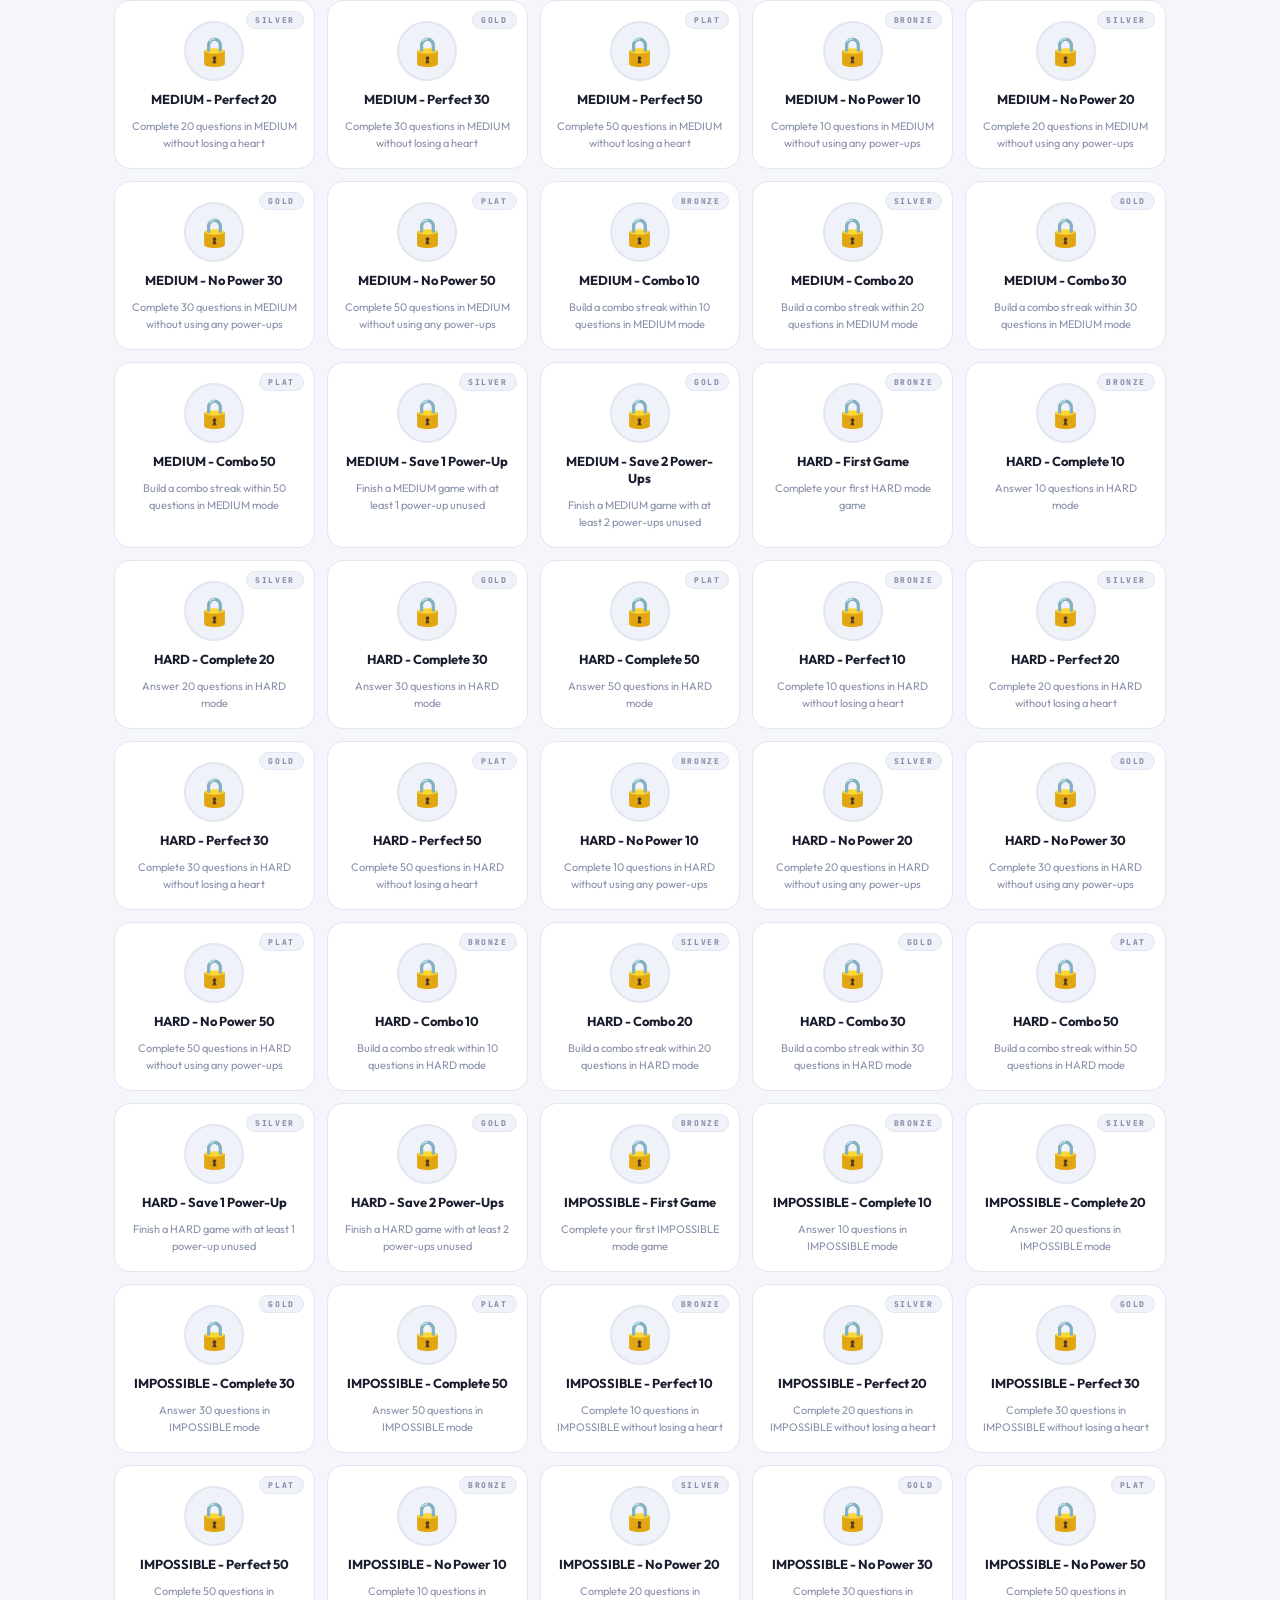
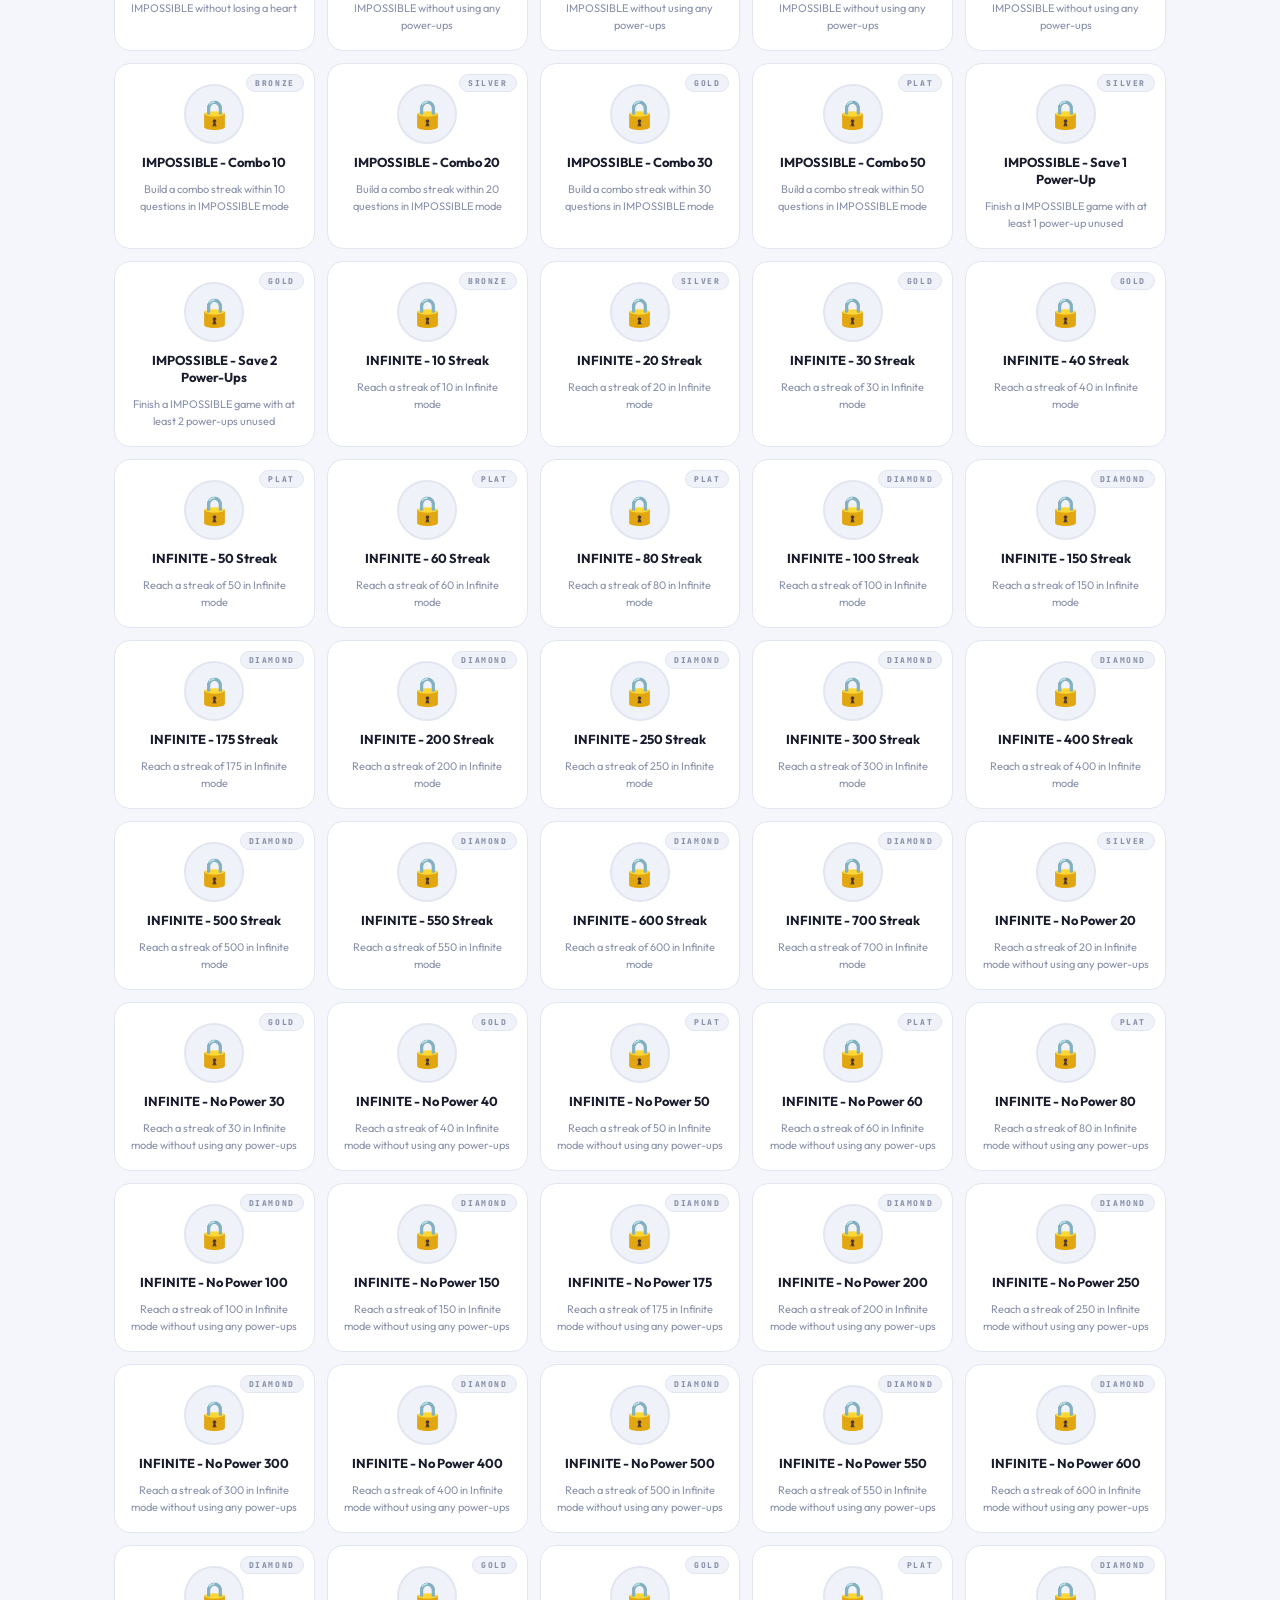
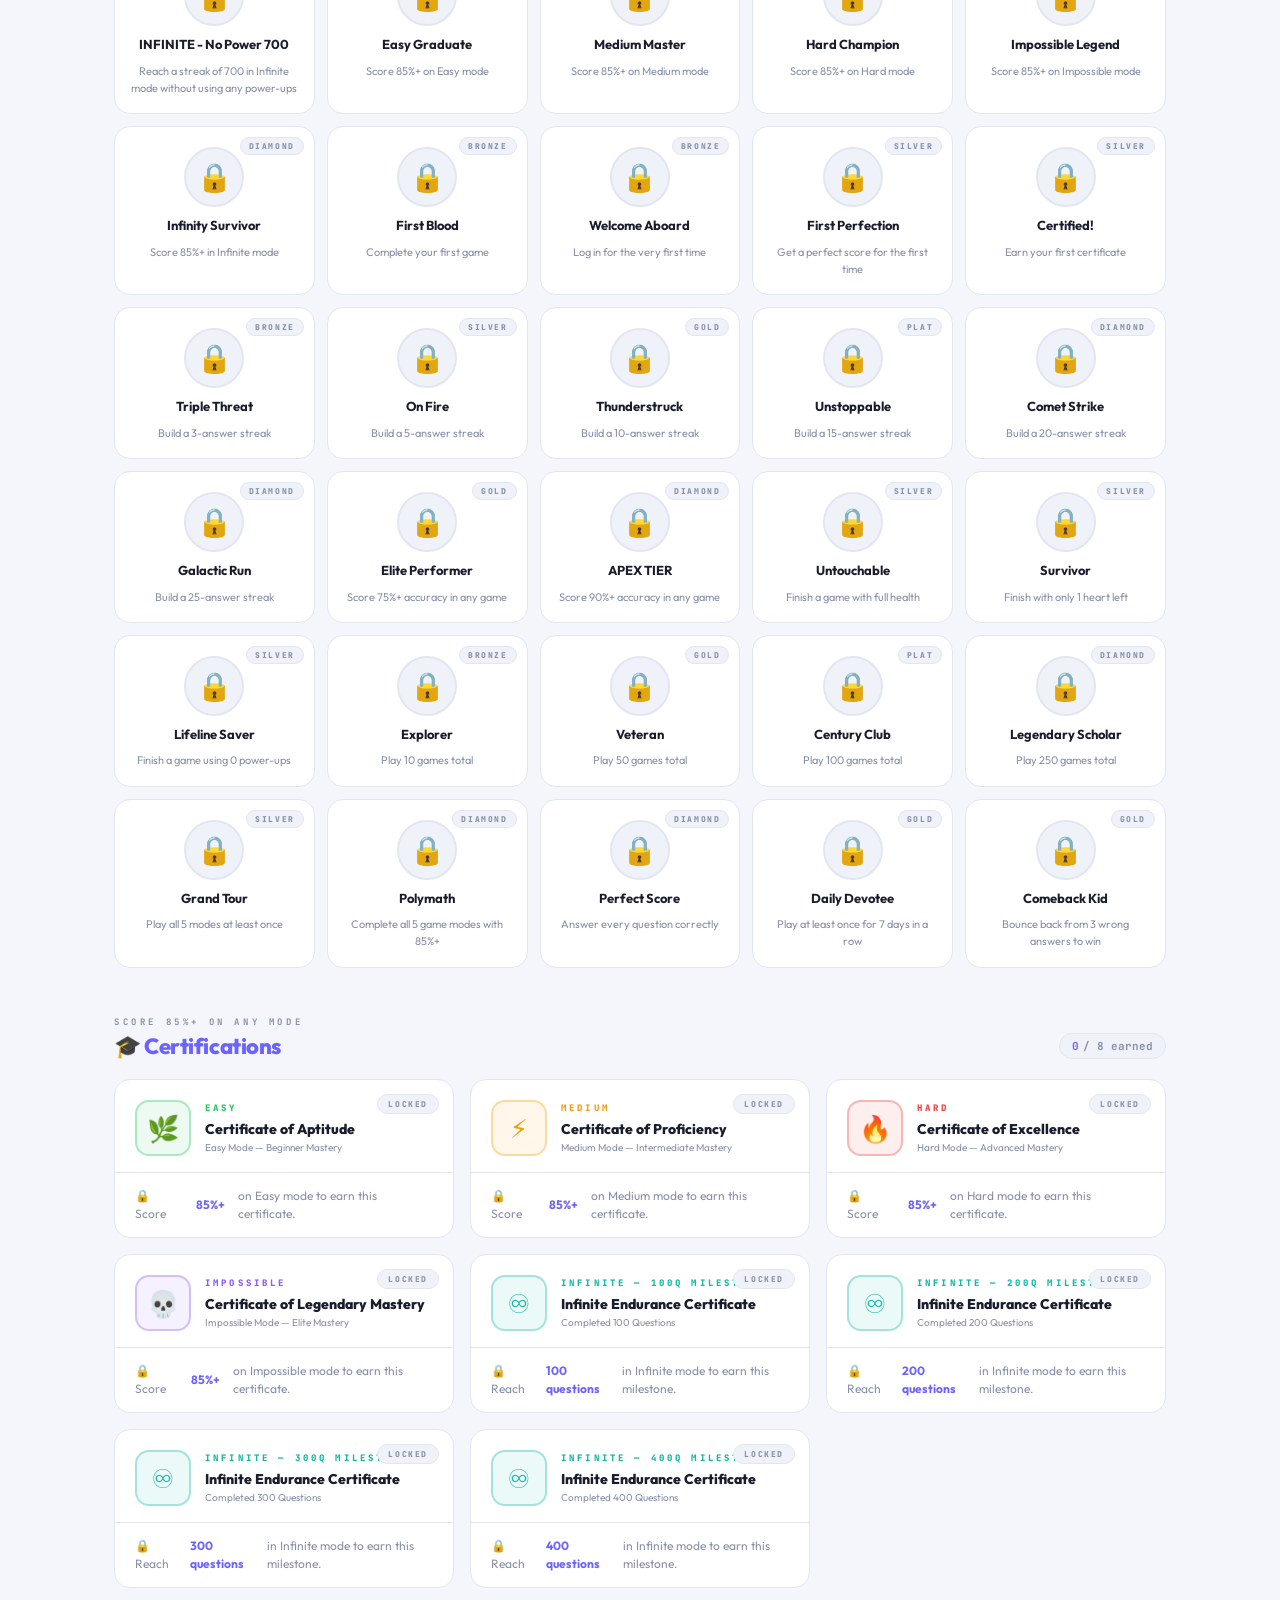
<file: achievements.html>
<!doctype html>
<html lang="en" data-theme="light">
<head>
  <meta charset="UTF-8" />
  <meta name="viewport" content="width=device-width,initial-scale=1.0" />
  <title>APEX — Achievements & Certifications</title>
  <link rel="preconnect" href="https://fonts.googleapis.com" />
  <link href="https://fonts.googleapis.com/css2?family=Outfit:wght@300;400;500;600;700;800;900&family=JetBrains+Mono:wght@400;600;700&display=swap" rel="stylesheet" />
  <style>
    /* ═══════════════════════════════════════════
       APEX DESIGN TOKENS
    ═══════════════════════════════════════════ */
    *, *::before, *::after { box-sizing: border-box; margin: 0; padding: 0; }

    :root {
      --bg:           #f4f6fb;
      --bg2:          #eef0f7;
      --surface:      #ffffff;
      --surface2:     #f0f2fa;
      --border:       #e2e6f0;
      --border-hi:    #c8cfe4;
      --text:         #1a1d2e;
      --text2:        #4a5068;
      --muted:        #8890aa;
      --dim:          #d4d8e8;
      --shadow:       rgba(30,40,80,0.10);
      --shadow-lg:    rgba(30,40,80,0.18);
      --accent:       #6c63ff;
      --accent2:      #8b85ff;
      --accent-glow:  rgba(108,99,255,0.18);
      --accent-soft:  rgba(108,99,255,0.08);
      --green:  #22c55e; --red:    #ef4444;
      --yellow: #f59e0b; --blue:   #3b82f6;
      --violet: #8b5cf6; --orange: #f97316; --teal: #14b8a6;
      --font-display: "Outfit", system-ui, sans-serif;
      --font-mono:    "JetBrains Mono", "Courier New", monospace;
      --radius:       10px; --radius-lg: 16px; --radius-pill: 100px;
      --transition:   0.22s cubic-bezier(0.22,1,0.36,1);
    }
    [data-theme="dark"] {
      --bg:        #0f1020; --bg2:      #151728;
      --surface:   #1c1f35; --surface2: #222540;
      --border:    #2a2e4a; --border-hi:#3d4268;
      --text:      #e8eaf6; --text2:    #9fa3c8;
      --muted:     #5a6088; --dim:      #272b48;
      --shadow:    rgba(0,0,0,0.35); --shadow-lg: rgba(0,0,0,0.55);
    }

    html, body {
      width: 100%; min-height: 100%;
      background: var(--bg); color: var(--text);
      font-family: var(--font-display); font-size: 14px;
      line-height: 1.5; overflow-x: hidden;
      -webkit-font-smoothing: antialiased;
      transition: background var(--transition), color var(--transition);
    }

    /* ═══════════════════════════════════════════
       NAV BAR
    ═══════════════════════════════════════════ */
    .page-nav {
      position: sticky; top: 0; z-index: 200;
      background: var(--surface);
      border-bottom: 1.5px solid var(--border);
      backdrop-filter: blur(12px);
      display: flex; align-items: center;
      justify-content: space-between;
      padding: 0 24px; height: 56px;
      box-shadow: 0 2px 16px var(--shadow);
    }
    .nav-brand {
      display: flex; align-items: center; gap: 10px;
      text-decoration: none;
    }
    .nav-logo {
      width: 32px; height: 32px;
      background: linear-gradient(135deg, var(--accent), var(--accent2));
      border-radius: 8px;
      display: flex; align-items: center; justify-content: center;
      font-size: 16px; box-shadow: 0 4px 12px var(--accent-glow);
    }
    .nav-title {
      font-size: 15px; font-weight: 800;
      color: var(--text); letter-spacing: -0.01em;
    }
    .nav-title span { color: var(--accent); }
    .nav-right { display: flex; align-items: center; gap: 8px; }
    .nav-btn {
      display: flex; align-items: center; gap: 6px;
      padding: 7px 14px; border-radius: var(--radius-pill);
      border: 1.5px solid var(--border);
      background: var(--surface2); color: var(--text2);
      font-family: var(--font-display); font-size: 12px;
      font-weight: 600; cursor: pointer; text-decoration: none;
      transition: all var(--transition);
    }
    .nav-btn:hover { border-color: var(--accent); color: var(--accent); background: var(--accent-soft); }
    .nav-btn-icon { font-size: 14px; }
    #btn-theme-nav {
      width: 36px; height: 36px; padding: 0; border-radius: 50%;
      justify-content: center; font-size: 16px;
    }

    /* ═══════════════════════════════════════════
       HERO
    ═══════════════════════════════════════════ */
    .page-hero {
      background: linear-gradient(160deg, var(--bg2) 0%, var(--bg) 70%);
      border-bottom: 1px solid var(--border);
      padding: 56px 24px 48px;
      text-align: center; position: relative; overflow: hidden;
      
    }
    .page-hero::before {
      content: "";
      position: absolute; inset: 0;
      background: radial-gradient(ellipse 60% 50% at 50% 0%, var(--accent-glow), transparent);
      pointer-events: none;
    }
    .hero-eyebrow {
      display: inline-flex; align-items: center; gap: 6px;
      padding: 4px 14px; border-radius: var(--radius-pill);
      background: var(--accent-soft); border: 1px solid var(--accent-glow);
      font-size: 10px; font-weight: 800; letter-spacing: 0.3em;
      color: var(--accent); font-family: var(--font-mono);
      margin-bottom: 18px; text-transform: uppercase;
    }
    .hero-title {
      font-size: clamp(28px, 5vw, 44px); font-weight: 900;
      color: var(--text); letter-spacing: -0.03em;
      line-height: 1.1; margin-bottom: 12px;
    }
    .hero-title span { color: var(--accent); }
    .hero-sub {
      font-size: 14px; color: var(--muted); max-width: 460px;
      margin: 0 auto 32px; line-height: 1.7;
    }
    .hero-stats {
      display: flex; align-items: center; justify-content: center;
      gap: 32px; flex-wrap: wrap;
    }
    .hero-stat { display: flex; flex-direction: column; align-items: center; gap: 2px; }
    .hero-stat-val {
      font-size: 28px; font-weight: 900; color: var(--accent);
      font-family: var(--font-mono); line-height: 1;
    }
    .hero-stat-key {
      font-size: 9px; font-weight: 700; letter-spacing: 0.3em;
      color: var(--muted); text-transform: uppercase;
    }
    .hero-stat-sep { width: 1px; height: 36px; background: var(--border); }

    /* ═══════════════════════════════════════════
       PAGE LAYOUT
    ═══════════════════════════════════════════ */
    .page-wrap {
      max-width: 1100px; margin: 0 auto;
      padding: 40px 24px 80px;
      display: flex; flex-direction: column; gap: 48px;
    }

    /* ═══════════════════════════════════════════
       SECTION HEADERS
    ═══════════════════════════════════════════ */
    .section-header {
      display: flex; align-items: flex-end;
      justify-content: space-between; gap: 12px;
      margin-bottom: 20px; flex-wrap: wrap;
    }
    .section-label {
      font-size: 9px; font-weight: 700; letter-spacing: 0.4em;
      color: var(--muted); font-family: var(--font-mono);
      text-transform: uppercase; margin-bottom: 4px;
    }
    .section-title {
      font-size: 22px; font-weight: 800;
      color: var(--text); letter-spacing: -0.02em; line-height: 1.2;
    }
    .section-title span { color: var(--accent); }
    .section-count {
      display: inline-flex; align-items: center; gap: 4px;
      padding: 4px 12px; border-radius: var(--radius-pill);
      background: var(--surface2); border: 1.5px solid var(--border);
      font-size: 11px; font-weight: 700; color: var(--muted);
      font-family: var(--font-mono); white-space: nowrap;
    }
    .section-count strong { color: var(--accent); }

    /* ═══════════════════════════════════════════
       RARITY FILTER BAR
    ═══════════════════════════════════════════ */
    .filter-bar {
      display: flex; gap: 6px; flex-wrap: wrap;
      margin-bottom: 20px;
    }
    .filter-btn {
      padding: 6px 14px; border-radius: var(--radius-pill);
      border: 1.5px solid var(--border);
      background: var(--surface2); color: var(--muted);
      font-family: var(--font-display); font-size: 11px;
      font-weight: 700; cursor: pointer;
      transition: all var(--transition); white-space: nowrap;
    }
    .filter-btn:hover { border-color: var(--border-hi); color: var(--text2); }
    .filter-btn.active { background: var(--accent); border-color: var(--accent); color: #fff; }
    .filter-btn[data-rarity="bronze"].active  { background: #cd7f32; border-color: #cd7f32; }
    .filter-btn[data-rarity="silver"].active  { background: #9ca3af; border-color: #9ca3af; }
    .filter-btn[data-rarity="gold"].active    { background: #f5c842; border-color: #f5c842; color: #1a1200; }
    .filter-btn[data-rarity="plat"].active    { background: #8b5cf6; border-color: #8b5cf6; }
    .filter-btn[data-rarity="diamond"].active { background: #14b8a6; border-color: #14b8a6; }

    /* ═══════════════════════════════════════════
       BADGE GRID
    ═══════════════════════════════════════════ */
    .badge-grid {
      display: grid;
      grid-template-columns: repeat(auto-fill, minmax(200px, 1fr));
      gap: 12px;
    }
    .badge-card {
      background: var(--surface);
      border: 1.5px solid var(--border);
      border-radius: var(--radius-lg);
      padding: 20px 16px 16px;
      display: flex; flex-direction: column;
      align-items: center; gap: 10px;
      text-align: center;
      transition: all var(--transition);
      position: relative; overflow: visible;
      cursor: default;
    }
    .badge-card::before {
      content: ""; position: absolute;
      inset: 0; border-radius: inherit;
      opacity: 0; transition: opacity var(--transition);
    }
    .badge-card:hover { transform: translateY(-3px); box-shadow: 0 12px 32px var(--shadow-lg); }
    .badge-card.earned { border-color: var(--badge-col, var(--accent)); }
    .badge-card.earned::before { background: radial-gradient(ellipse at top, var(--badge-glow-col, var(--accent-glow)), transparent 70%); opacity: 1; }
    .badge-card.locked { opacity: 0.55; }

    .badge-icon-wrap {
      width: 60px; height: 60px;
      border-radius: 50%;
      display: flex; align-items: center; justify-content: center;
      font-size: 28px; position: relative; z-index: 1;
      background: var(--surface2); border: 2px solid var(--border);
      transition: all var(--transition);
    }
    .badge-card.earned .badge-icon-wrap {
      background: var(--badge-col-soft, var(--accent-soft));
      border-color: var(--badge-col, var(--accent));
      box-shadow: 0 0 20px var(--badge-glow-col, var(--accent-glow));
    }
    .badge-rarity-pill {
      position: absolute; top: 10px; right: 10px; z-index: 2;
      padding: 2px 8px; border-radius: var(--radius-pill);
      font-size: 8px; font-weight: 800; letter-spacing: 0.2em;
      font-family: var(--font-mono); text-transform: uppercase;
      background: var(--surface2); color: var(--muted);
      border: 1px solid var(--border);
    }
    .badge-card.earned .badge-rarity-pill {
      background: var(--badge-col, var(--accent));
      border-color: transparent; color: #fff;
    }
    .badge-name {
      font-size: 13px; font-weight: 700; color: var(--text);
      position: relative; z-index: 1; line-height: 1.3;
    }
    .badge-desc {
      font-size: 11px; color: var(--muted); line-height: 1.55;
      position: relative; z-index: 1;
    }
    .badge-earned-tick {
      position: absolute; bottom: 10px; right: 10px; z-index: 2;
      width: 18px; height: 18px; border-radius: 50%;
      background: var(--badge-col, var(--accent));
      display: none; align-items: center; justify-content: center;
      font-size: 9px; color: #fff; font-weight: 900;
    }
    .badge-card.earned .badge-earned-tick { display: flex; }

    /* ═══════════════════════════════════════════
       PROGRESS BAR (badges)
    ═══════════════════════════════════════════ */
    .progress-wrap {
      background: var(--surface);
      border: 1.5px solid var(--border);
      border-radius: var(--radius-lg); padding: 20px 24px;
      margin-bottom: 24px;
    }
    .progress-top {
      display: flex; align-items: center; justify-content: space-between;
      margin-bottom: 12px;
    }
    .progress-label { font-size: 12px; font-weight: 600; color: var(--text2); }
    .progress-nums {
      font-size: 22px; font-weight: 900; color: var(--accent);
      font-family: var(--font-mono);
    }
    .progress-nums span { font-size: 14px; color: var(--muted); font-weight: 500; }
    .progress-track {
      height: 8px; border-radius: var(--radius-pill);
      background: var(--surface2); border: 1px solid var(--border);
      overflow: hidden;
    }
    .progress-fill {
      height: 100%; border-radius: var(--radius-pill);
      background: linear-gradient(90deg, var(--accent), var(--accent2));
      transition: width 1.2s cubic-bezier(0.22,1,0.36,1);
      box-shadow: 0 0 8px var(--accent-glow);
    }
    .rarity-breakdown {
      display: flex; gap: 10px; margin-top: 14px; flex-wrap: wrap;
    }
    .rarity-chip {
      display: flex; align-items: center; gap: 5px;
      padding: 3px 10px; border-radius: var(--radius-pill);
      font-size: 10px; font-weight: 700;
      font-family: var(--font-mono); border: 1px solid;
    }
    .rarity-dot { width: 8px; height: 8px; border-radius: 50%; flex-shrink: 0; }

    /* ═══════════════════════════════════════════
       CERTIFICATES GRID
    ═══════════════════════════════════════════ */
    .cert-grid {
      display: grid;
      grid-template-columns: repeat(auto-fill, minmax(280px, 1fr));
      gap: 16px;
    }
    .cert-card {
      background: var(--surface);
      border: 1.5px solid var(--border);
      border-radius: var(--radius-lg);
      overflow: hidden;
      transition: all var(--transition);
      position: relative;
    }
    .cert-card:hover { transform: translateY(-4px); box-shadow: 0 16px 40px var(--shadow-lg); }
    .cert-card.locked-cert { opacity: 0.5; }

    .cert-card-top {
      padding: 20px 20px 16px;
      display: flex; align-items: center; gap: 14px;
      position: relative;
    }
    .cert-mode-icon {
      width: 56px; height: 56px; border-radius: 14px;
      display: flex; align-items: center; justify-content: center;
      font-size: 26px; flex-shrink: 0;
      border: 2px solid; transition: all var(--transition);
    }
    .cert-card-info { flex: 1; }
    .cert-mode-label {
      font-size: 9px; font-weight: 800; letter-spacing: 0.35em;
      font-family: var(--font-mono); text-transform: uppercase;
      margin-bottom: 4px;
    }
    .cert-name {
      font-size: 14px; font-weight: 800; color: var(--text);
      line-height: 1.3; margin-bottom: 2px;
    }
    .cert-sub { font-size: 10px; color: var(--muted); }

    .cert-status-badge {
      position: absolute; top: 14px; right: 14px;
      padding: 3px 10px; border-radius: var(--radius-pill);
      font-size: 8px; font-weight: 800; letter-spacing: 0.2em;
      font-family: var(--font-mono); text-transform: uppercase;
    }
    .cert-status-badge.earned-badge { background: rgba(34,197,94,0.15); color: #16a34a; border: 1px solid rgba(34,197,94,0.3); }
    .cert-status-badge.locked-badge { background: var(--surface2); color: var(--muted); border: 1px solid var(--border); }

    .cert-card-body {
      padding: 0 20px 16px;
      display: flex; flex-direction: column; gap: 8px;
    }
    .cert-stats-row {
      display: flex; gap: 8px;
    }
    .cert-stat-chip {
      flex: 1; background: var(--surface2);
      border: 1px solid var(--border);
      border-radius: 8px; padding: 8px 10px;
      display: flex; flex-direction: column; gap: 2px;
    }
    .cert-stat-val {
      font-size: 16px; font-weight: 900;
      font-family: var(--font-mono); color: var(--text);
    }
    .cert-stat-key {
      font-size: 8px; font-weight: 700; letter-spacing: 0.2em;
      color: var(--muted); text-transform: uppercase;
    }

    .cert-card-footer {
      border-top: 1px solid var(--border);
      padding: 12px 20px;
      display: flex; align-items: center; justify-content: space-between; gap: 10px;
    }
    .cert-date { font-size: 10px; color: var(--muted); font-family: var(--font-mono); }
    .cert-view-btn {
      display: flex; align-items: center; gap: 5px;
      padding: 7px 16px; border-radius: var(--radius-pill);
      border: 1.5px solid; background: transparent;
      font-family: var(--font-display); font-size: 11px; font-weight: 700;
      cursor: pointer; transition: all var(--transition); text-decoration: none;
    }
    .cert-view-btn:hover { transform: translateY(-1px); }

    .cert-locked-msg {
      padding: 14px 20px;
      display: flex; align-items: center; gap: 10px;
      font-size: 12px; color: var(--muted);
      border-top: 1px solid var(--border);
    }

    /* ═══════════════════════════════════════════
       EMPTY STATE
    ═══════════════════════════════════════════ */
    .empty-state {
      grid-column: 1 / -1;
      padding: 48px 24px; text-align: center;
      background: var(--surface); border: 1.5px dashed var(--border);
      border-radius: var(--radius-lg);
    }
    .empty-icon { font-size: 40px; margin-bottom: 12px; opacity: 0.4; }
    .empty-title { font-size: 15px; font-weight: 700; color: var(--text2); margin-bottom: 6px; }
    .empty-sub { font-size: 12px; color: var(--muted); line-height: 1.7; }
    .empty-sub strong { color: var(--accent); }

    /* ═══════════════════════════════════════════
       CERT MODAL
    ═══════════════════════════════════════════ */
    .cert-modal-overlay {
      position: fixed; inset: 0; z-index: 9999;
      background: rgba(10,12,30,0.75); backdrop-filter: blur(8px);
      display: flex; align-items: center; justify-content: center;
      padding: 16px; animation: fadeIn 0.2s ease;
    }
    .cert-modal-overlay.hidden { display: none; }
    @keyframes fadeIn { from { opacity: 0; } to { opacity: 1; } }
    .cert-modal {
      background: var(--surface);
      border: 1.5px solid var(--border);
      border-radius: 20px; width: min(560px, 100%);
      max-height: 90vh; overflow-y: auto;
      box-shadow: 0 24px 80px rgba(0,0,0,0.4);
      animation: slideUp 0.3s cubic-bezier(0.22,1,0.36,1);
      scrollbar-width: thin;
    }
    @keyframes slideUp { from { opacity: 0; transform: translateY(24px); } to { opacity: 1; transform: none; } }
    .cert-modal-header {
      display: flex; align-items: center; justify-content: space-between;
      padding: 18px 20px; border-bottom: 1px solid var(--border);
    }
    .cert-modal-title { font-size: 14px; font-weight: 700; color: var(--text); }
    .cert-modal-close {
      width: 32px; height: 32px; border-radius: 8px;
      background: transparent; border: 1.5px solid var(--border);
      color: var(--muted); font-size: 14px; cursor: pointer;
      display: flex; align-items: center; justify-content: center;
      transition: all var(--transition);
    }
    .cert-modal-close:hover { border-color: var(--red); color: var(--red); background: rgba(239,68,68,0.07); }
    .cert-modal-canvas-wrap { padding: 20px; background: var(--bg2); border-bottom: 1px solid var(--border); }
    .cert-modal-canvas-wrap canvas { width: 100% !important; border-radius: 10px; display: block; box-shadow: 0 8px 32px var(--shadow-lg); }
    .cert-modal-actions { padding: 16px 20px; display: flex; gap: 10px; justify-content: flex-end; }
    .cert-modal-btn {
      display: flex; align-items: center; gap: 6px;
      padding: 9px 20px; border-radius: var(--radius-pill);
      font-family: var(--font-display); font-size: 13px; font-weight: 700;
      cursor: pointer; transition: all var(--transition); border: 1.5px solid;
    }
    .cert-modal-btn.primary {
      background: var(--cert-accent, var(--accent));
      border-color: var(--cert-accent, var(--accent));
      color: #fff;
      box-shadow: 0 4px 16px var(--cert-glow, var(--accent-glow));
    }
    .cert-modal-btn.primary:hover { opacity: 0.88; transform: translateY(-1px); }
    .cert-modal-btn.secondary {
      background: transparent; border-color: var(--border); color: var(--text2);
    }
    .cert-modal-btn.secondary:hover { border-color: var(--accent); color: var(--accent); }

    /* ═══════════════════════════════════════════
       FAB CLUSTER (back + theme)
    ═══════════════════════════════════════════ */
    .fab-cluster {
      position: fixed; bottom: 24px; right: 24px;
      z-index: 500; display: flex; flex-direction: column;
      gap: 10px; align-items: flex-end;
    }
    .fab {
      width: 46px; height: 46px; border-radius: 50%;
      background: var(--surface); border: 1.5px solid var(--border);
      color: var(--text2); cursor: pointer;
      display: flex; align-items: center; justify-content: center;
      box-shadow: 0 4px 16px var(--shadow); font-size: 18px;
      transition: all var(--transition);
    }
    .fab:hover { transform: scale(1.1); border-color: var(--accent); color: var(--accent); box-shadow: 0 8px 24px var(--accent-glow); }

    /* ═══════════════════════════════════════════
       RIPPLE
    ═══════════════════════════════════════════ */
    .apex-ripple {
      position: absolute; border-radius: 50%; pointer-events: none;
      width: 8px; height: 8px; margin: -4px;
      background: rgba(108,99,255,0.25);
      animation: ripple 0.6s ease-out forwards;
    }
    @keyframes ripple { to { width: 200px; height: 200px; margin: -100px; opacity: 0; } }

    /* ═══════════════════════════════════════════
       RESPONSIVE
    ═══════════════════════════════════════════ */
    @media (max-width: 600px) {
      .page-nav { padding: 0 16px; }
      .page-hero { padding: 40px 16px 36px; }
      .page-wrap { padding: 28px 16px 60px; gap: 36px; }
      .hero-stats { gap: 20px; }
      .badge-grid { grid-template-columns: repeat(auto-fill, minmax(150px, 1fr)); }
      .cert-grid  { grid-template-columns: 1fr; }
      .hero-stat-sep { display: none; }
    }

    /* ═══════════════════════════════════════════
       BADGE TOOLTIP
    ═══════════════════════════════════════════ */
    .badge-tooltip {
      position: absolute;
      bottom: 110%;
      left: 50%;
      transform: translateX(-50%) scale(0.95);
      background: rgba(15,16,32,0.92);
      color: #fff;
      padding: 10px 12px;
      border-radius: 10px;
      font-size: 11px;
      line-height: 1.6;
      width: 210px;
      pointer-events: none;
      opacity: 0;
      transition: all 0.2s ease;
      backdrop-filter: blur(8px);
      border: 1px solid rgba(255,255,255,0.08);
      z-index: 20;
      text-align: left;
    }
    .badge-card:hover .badge-tooltip {
      opacity: 1;
      transform: translateX(-50%) scale(1);
    }
    .badge-tooltip::after {
      content: "";
      position: absolute;
      top: 100%;
      left: 50%;
      transform: translateX(-50%);
      border-width: 6px;
      border-style: solid;
      border-color: rgba(15,16,32,0.92) transparent transparent transparent;
    }
    .badge-tooltip .tt-mode {
      font-size: 9px; font-weight: 800; letter-spacing: 0.3em;
      text-transform: uppercase; margin-bottom: 4px;
      font-family: var(--font-mono);
    }
    .badge-tooltip .tt-name {
      font-size: 13px; font-weight: 700; margin-bottom: 4px;
    }
    .badge-tooltip .tt-desc {
      color: rgba(255,255,255,0.65); font-size: 10.5px; margin-bottom: 8px;
    }
    .badge-tooltip .tt-divider {
      border: none; border-top: 1px solid rgba(255,255,255,0.1); margin: 6px 0;
    }
    .badge-tooltip .tt-progress { margin-bottom: 2px; }
    .badge-tooltip .tt-status-earned { color: #4ade80; font-weight: 700; }
    .badge-tooltip .tt-status-locked { color: #f87171; font-weight: 700; }
    .badge-tooltip .tt-rarity { color: rgba(255,255,255,0.5); font-size: 10px; }

    /* ═══════════════════════════════════════════
       CERTIFICATE CARD TOOLTIP
    ═══════════════════════════════════════════ */
    .cert-tooltip {
      position: absolute;
      bottom: 110%;
      left: 50%;
      transform: translateX(-50%) scale(0.95);
      background: rgba(15,16,32,0.95);
      color: #fff;
      padding: 10px;
      border-radius: 10px;
      font-size: 11px;
      opacity: 0;
      transition: 0.2s ease;
      pointer-events: none;
      width: 200px;
      z-index: 10;
      line-height: 1.6;
    }
    .cert-card:hover .cert-tooltip {
      opacity: 1;
      transform: translateX(-50%) scale(1);
    }

    /* ═══════════════════════════════════════════
       ANIMATIONS
    ═══════════════════════════════════════════ */
    .reveal {
      opacity: 0; transform: translateY(20px);
      transition: opacity 0.5s ease, transform 0.5s ease;
    }
    .reveal.visible { opacity: 1; transform: none; }
    .badge-card { animation: none; }
  </style>
</head>
<body>

  <!-- NAV -->
  <nav class="page-nav">
    <a href="index.html" class="nav-brand">
      <div class="nav-logo">⚡</div>
      <span class="nav-title">APE<span>X</span></span>
    </a>
    <div class="nav-right">
      <a href="index.html" class="nav-btn"><span class="nav-btn-icon">🏠</span> Home</a>
      <a href="about.html" class="nav-btn"><span class="nav-btn-icon">ℹ</span> About</a>
      <button class="nav-btn" id="btn-theme-nav" title="Toggle theme" aria-label="Toggle theme">🌓</button>
    </div>
  </nav>

  <!-- HERO -->
  <header class="page-hero">
    <div class="hero-eyebrow">🏅 APEX — Phase 2</div>
    <h1 class="hero-title">Achievements &amp; <span>Certifications</span></h1>
    <p class="hero-sub">Track every badge you've earned and every certificate you've unlocked. Score 85%+ on any mode to claim your certificate.</p>
    <div class="hero-stats">
      <div class="hero-stat">
        <div class="hero-stat-val" id="hero-earned">0</div>
        <div class="hero-stat-key">Badges Earned</div>
      </div>
      <div class="hero-stat-sep"></div>
      <div class="hero-stat">
        <div class="hero-stat-val" id="hero-total">54</div>
        <div class="hero-stat-key">Total Badges</div>
      </div>
      <div class="hero-stat-sep"></div>
      <div class="hero-stat">
        <div class="hero-stat-val" id="hero-certs">0</div>
        <div class="hero-stat-key">Certificates</div>
      </div>
      <div class="hero-stat-sep"></div>
      <div class="hero-stat">
        <div class="hero-stat-val" id="hero-pct">0%</div>
        <div class="hero-stat-key">Completion</div>
      </div>
    </div>
  </header>

  <!-- MAIN -->
  <main class="page-wrap">

    <!-- ── ACHIEVEMENTS ── -->
    <section class="reveal" id="sec-achievements">
      <div class="section-header">
        <div>
          <div class="section-label">Phase 2 · Unlock System</div>
          <h2 class="section-title">🏅 <span>Achievements</span></h2>
        </div>
        <div class="section-count" id="badge-count-label"><strong>0</strong> / 54 earned</div>
      </div>

      <!-- Progress bar -->
      <div class="progress-wrap reveal">
        <div class="progress-top">
          <span class="progress-label">Overall Progress</span>
          <span class="progress-nums" id="prog-nums">0 <span>/ 24</span></span>
        </div>
        <div class="progress-track">
          <div class="progress-fill" id="prog-fill" style="width:0%"></div>
        </div>
        <div class="rarity-breakdown" id="rarity-breakdown"></div>
      </div>

      <!-- Filter bar -->
      <div class="filter-bar" id="badge-filter-bar">
        <button class="filter-btn active" data-rarity="all">All</button>
        <button class="filter-btn" data-rarity="bronze">🥉 Bronze</button>
        <button class="filter-btn" data-rarity="silver">🥈 Silver</button>
        <button class="filter-btn" data-rarity="gold">🥇 Gold</button>
        <button class="filter-btn" data-rarity="plat">💜 Platinum</button>
        <button class="filter-btn" data-rarity="diamond">💎 Diamond</button>
        <button class="filter-btn" data-rarity="earned">✅ Earned</button>
        <button class="filter-btn" data-rarity="locked">🔒 Locked</button>
      </div>

      <!-- Badge grid -->
      <div class="badge-grid" id="badge-grid"></div>
    </section>

    <!-- ── CERTIFICATIONS ── -->
    <section class="reveal" id="sec-certs">
      <div class="section-header">
        <div>
          <div class="section-label">Score 85%+ on any mode</div>
          <h2 class="section-title">🎓 <span>Certifications</span></h2>
        </div>
        <div class="section-count" id="cert-count-label"><strong>0</strong> / 13 earned</div>
      </div>
      <div class="cert-grid" id="cert-grid"></div>
    </section>

  </main>

  <!-- CERT MODAL -->
  <div class="cert-modal-overlay hidden" id="cert-modal-overlay">
    <div class="cert-modal" id="cert-modal">
      <div class="cert-modal-header">
        <span class="cert-modal-title" id="cert-modal-title">Certificate</span>
        <button class="cert-modal-close" id="cert-modal-close">✕</button>
      </div>
      <div class="cert-modal-canvas-wrap">
        <canvas id="cert-modal-canvas" width="800" height="560"></canvas>
      </div>
      <div class="cert-modal-actions">
        <button class="cert-modal-btn secondary" id="cert-modal-cancel">Close</button>
        <button class="cert-modal-btn primary" id="cert-modal-download" style="--cert-accent:#6c63ff;--cert-glow:rgba(108,99,255,0.3);">
          ⬇ Download PNG
        </button>
      </div>
    </div>
  </div>

  <!-- FAB -->
  <div class="fab-cluster">
    <button class="fab" id="fab-theme" title="Toggle theme" aria-label="Toggle theme">🌓</button>
  </div>

  <script>
  "use strict";

  /* ─── Storage ─── */
  const KEY = "apex_v5";
  function load() { try { return JSON.parse(localStorage.getItem(KEY)) || {}; } catch { return {}; } }
  function get(k, def) { const d = load(); return k in d ? d[k] : def; }

  /* ─── Theme ─── */
  function applyTheme(dark) {
    document.documentElement.setAttribute("data-theme", dark ? "dark" : "light");
  }
  function applyAccent(color) {
    const r = document.documentElement;
    r.style.setProperty("--accent", color);
    const hex = color.replace("#","");
    const ri = parseInt(hex.slice(0,2),16), gi = parseInt(hex.slice(2,4),16), bi = parseInt(hex.slice(4,6),16);
    r.style.setProperty("--accent-glow",`rgba(${ri},${gi},${bi},0.18)`);
    r.style.setProperty("--accent-soft",`rgba(${ri},${gi},${bi},0.08)`);
    r.style.setProperty("--accent2", color);
  }
  (function() {
    const theme = get("theme","light"); applyTheme(theme === "dark");
    const acc   = get("accentColor","#6c63ff"); if (acc !== "#6c63ff") applyAccent(acc);
  })();

  /* ─── Badge & Cert Definitions — Game Progression Engine ─── */

  /* ── Rarity by target value ── */
  function rarityByTarget(val) {
    if (val >= 100) return "diamond";
    if (val >= 50)  return "plat";
    if (val >= 30)  return "gold";
    if (val >= 20)  return "silver";
    return "bronze";
  }

  /* ── Mode display labels ── */
  const MODE_LABELS = { easy:"EASY", medium:"MEDIUM", hard:"HARD", impossible:"IMPOSSIBLE", infinite:"INFINITE" };

  /* ── Per-mode icon map ── */
  const MODE_ICONS = {
    easy:       { complete:"🌿", no_damage:"💚", no_power:"🍃", combo:"🌀", save_power:"🌱" },
    medium:     { complete:"⚡", no_damage:"🛡️", no_power:"🎯", combo:"💥", save_power:"💡" },
    hard:       { complete:"🔥", no_damage:"❤️‍🔥", no_power:"🚫", combo:"🌪️", save_power:"🔐" },
    impossible: { complete:"💀", no_damage:"☠️", no_power:"🧊", combo:"☄️", save_power:"💎" },
  };

  /* ────────────────────────────────────────────────────────────
     GENERATOR: achievements for easy / medium / hard / impossible
  ──────────────────────────────────────────────────────────── */
  function generateModeAchievements(mode) {
    const M     = mode.toUpperCase();
    const icons = MODE_ICONS[mode];
    const out   = [];

    // 1. BASE COMPLETION
    out.push({ id:`${mode}_complete_first`, icon:icons.complete,
      name:`${M} - First Game`,
      desc:`Complete your first ${M} mode game`,
      rarity:"bronze", mode, type:"complete", target:1 });
    [10, 20, 30, 50].forEach(n => {
      out.push({ id:`${mode}_complete_${n}`, icon:icons.complete,
        name:`${M} - Complete ${n}`,
        desc:`Answer ${n} questions in ${M} mode`,
        rarity:rarityByTarget(n), mode, type:"complete", target:n });
    });

    // 2. PERFECT RUN (no damage)
    [10, 20, 30, 50].forEach(n => {
      out.push({ id:`${mode}_no_damage_${n}`, icon:icons.no_damage,
        name:`${M} - Perfect ${n}`,
        desc:`Complete ${n} questions in ${M} without losing a heart`,
        rarity:rarityByTarget(n), mode, type:"no_damage", target:n });
    });

    // 3. NO POWER-UPS
    [10, 20, 30, 50].forEach(n => {
      out.push({ id:`${mode}_no_power_${n}`, icon:icons.no_power,
        name:`${M} - No Power ${n}`,
        desc:`Complete ${n} questions in ${M} without using any power-ups`,
        rarity:rarityByTarget(n), mode, type:"no_power", target:n });
    });

    // 4. COMBO SYSTEM
    [10, 20, 30, 50].forEach(n => {
      out.push({ id:`${mode}_combo_${n}`, icon:icons.combo,
        name:`${M} - Combo ${n}`,
        desc:`Build a combo streak within ${n} questions in ${M} mode`,
        rarity:rarityByTarget(n), mode, type:"combo", target:n });
    });

    // 5. RESOURCE SAVING
    [1, 2].forEach(n => {
      out.push({ id:`${mode}_save_power_${n}`, icon:icons.save_power,
        name:`${M} - Save ${n} Power-Up${n>1?"s":""}`,
        desc:`Finish a ${M} game with at least ${n} power-up${n>1?"s":""} unused`,
        rarity: n === 1 ? "silver" : "gold", mode, type:"save_power", target:n });
    });

    return out;
  }

  /* ────────────────────────────────────────────────────────────
     GENERATOR: INFINITE MODE milestones
  ──────────────────────────────────────────────────────────── */
  function generateInfiniteAchievements() {
    const out = [];

    // Milestone badges
    [10,20,30,40,50,60,80,100,150,175,200,250,300,400,500,550,600,700].forEach(n => {
      out.push({ id:`infinite_milestone_${n}`, icon:"♾️",
        name:`INFINITE - ${n} Streak`,
        desc:`Reach a streak of ${n} in Infinite mode`,
        rarity:rarityByTarget(n), mode:"infinite", type:"milestone", target:n });
    });

    // No-power-up milestones
    [20,30,40,50,60,80,100,150,175,200,250,300,400,500,550,600,700].forEach(n => {
      out.push({ id:`infinite_no_power_${n}`, icon:"🚫",
        name:`INFINITE - No Power ${n}`,
        desc:`Reach a streak of ${n} in Infinite mode without using any power-ups`,
        rarity:rarityByTarget(n), mode:"infinite", type:"no_power", target:n });
    });

    return out;
  }

  /* ── Assemble full BADGES_DEF ── */
  const BADGES_DEF = [
    ...generateModeAchievements("easy"),
    ...generateModeAchievements("medium"),
    ...generateModeAchievements("hard"),
    ...generateModeAchievements("impossible"),
    ...generateInfiniteAchievements(),
    // ── Legacy / Cert / Cross-mode badges (preserved) ──
    { id:"cert_easy",        icon:"🌿", name:"Easy Graduate",       desc:"Score 85%+ on Easy mode",                  rarity:"gold",    mode:"easy"       },
    { id:"cert_medium",      icon:"⚡", name:"Medium Master",       desc:"Score 85%+ on Medium mode",                rarity:"gold",    mode:"medium"     },
    { id:"cert_hard",        icon:"🔥", name:"Hard Champion",       desc:"Score 85%+ on Hard mode",                  rarity:"plat",    mode:"hard"       },
    { id:"cert_impossible",  icon:"💀", name:"Impossible Legend",   desc:"Score 85%+ on Impossible mode",            rarity:"diamond", mode:"impossible" },
    { id:"cert_infinite",    icon:"♾️", name:"Infinity Survivor",   desc:"Score 85%+ in Infinite mode",              rarity:"diamond", mode:"infinite"   },
    { id:"first_blood",      icon:"🎯", name:"First Blood",         desc:"Complete your first game",                  rarity:"bronze"  },
    { id:"welcome",          icon:"👋", name:"Welcome Aboard",      desc:"Log in for the very first time",            rarity:"bronze"  },
    { id:"first_perfect",    icon:"✨", name:"First Perfection",    desc:"Get a perfect score for the first time",    rarity:"silver"  },
    { id:"first_cert",       icon:"📜", name:"Certified!",          desc:"Earn your first certificate",               rarity:"silver"  },
    { id:"streak_3",         icon:"🔗", name:"Triple Threat",       desc:"Build a 3-answer streak",                  rarity:"bronze"  },
    { id:"streak_5",         icon:"🔥", name:"On Fire",             desc:"Build a 5-answer streak",                  rarity:"silver"  },
    { id:"streak_10",        icon:"⚡", name:"Thunderstruck",       desc:"Build a 10-answer streak",                 rarity:"gold"    },
    { id:"streak_15",        icon:"🌪️", name:"Unstoppable",         desc:"Build a 15-answer streak",                 rarity:"plat"    },
    { id:"streak_20",        icon:"☄️", name:"Comet Strike",        desc:"Build a 20-answer streak",                 rarity:"diamond" },
    { id:"streak_25",        icon:"🌌", name:"Galactic Run",        desc:"Build a 25-answer streak",                 rarity:"diamond" },
    { id:"elite_tier",       icon:"⭐", name:"Elite Performer",     desc:"Score 75%+ accuracy in any game",          rarity:"gold"    },
    { id:"apex_tier",        icon:"🏆", name:"APEX TIER",           desc:"Score 90%+ accuracy in any game",          rarity:"diamond" },
    { id:"perfect_health",   icon:"❤️", name:"Untouchable",         desc:"Finish a game with full health",            rarity:"silver"  },
    { id:"survivor",         icon:"🛡️", name:"Survivor",            desc:"Finish with only 1 heart left",            rarity:"silver"  },
    { id:"power_saver",      icon:"🧊", name:"Lifeline Saver",      desc:"Finish a game using 0 power-ups",          rarity:"silver"  },
    { id:"explorer",         icon:"🗺️", name:"Explorer",            desc:"Play 10 games total",                      rarity:"bronze"  },
    { id:"veteran",          icon:"🎗️", name:"Veteran",             desc:"Play 50 games total",                      rarity:"gold"    },
    { id:"century",          icon:"💯", name:"Century Club",        desc:"Play 100 games total",                     rarity:"plat"    },
    { id:"legend_plays",     icon:"📖", name:"Legendary Scholar",   desc:"Play 250 games total",                     rarity:"diamond" },
    { id:"five_modes",       icon:"🏅", name:"Grand Tour",          desc:"Play all 5 modes at least once",           rarity:"silver"  },
    { id:"all_modes",        icon:"🎖️", name:"Polymath",            desc:"Complete all 5 game modes with 85%+",      rarity:"diamond" },
    { id:"perfect_score",    icon:"🌟", name:"Perfect Score",       desc:"Answer every question correctly",          rarity:"diamond" },
    { id:"daily_devotee",    icon:"📅", name:"Daily Devotee",       desc:"Play at least once for 7 days in a row",  rarity:"gold"    },
    { id:"comeback_kid",     icon:"🔄", name:"Comeback Kid",        desc:"Bounce back from 3 wrong answers to win",  rarity:"gold"    },
  ];

  /* ────────────────────────────────────────────────────────────
     PROGRESS HELPER — reads localStorage keys set by game engine
  ──────────────────────────────────────────────────────────── */
  function getProgress(def) {
    if (!def.type || !def.target) return null; // no trackable progress
    const target = def.target;
    let current  = 0;

    try {
      switch (def.type) {
        case "complete":
          current = parseInt(localStorage.getItem(`${def.mode}_totalQuestions`) || "0", 10);
          break;
        case "no_damage":
          current = parseInt(localStorage.getItem(`${def.mode}_perfectRun`) || "0", 10);
          break;
        case "no_power":
          current = parseInt(localStorage.getItem(`${def.mode}_noPowerRun`) || "0", 10);
          break;
        case "combo":
          current = parseInt(localStorage.getItem(`${def.mode}_maxCombo`) || "0", 10);
          break;
        case "save_power":
          current = parseInt(localStorage.getItem(`${def.mode}_powerUpsSaved`) || "0", 10);
          break;
        case "milestone":
          current = parseInt(localStorage.getItem("infiniteBest") || "0", 10);
          break;
        default:
          current = 0;
      }
    } catch { current = 0; }

    // Clamp to target max for display
    return { current: Math.min(current, target), target };
  }

  const RARITY_CONFIG = {
    bronze:  { label:"Bronze",  bg:"#cd7f32", glow:"rgba(205,127,50,0.35)",  soft:"rgba(205,127,50,0.1)",  star:"#e8a84a" },
    silver:  { label:"Silver",  bg:"#9ca3af", glow:"rgba(156,163,175,0.35)", soft:"rgba(156,163,175,0.1)", star:"#d4d5d9" },
    gold:    { label:"Gold",    bg:"#f5c842", glow:"rgba(245,200,66,0.4)",   soft:"rgba(245,200,66,0.1)",  star:"#ffe168" },
    plat:    { label:"Plat",    bg:"#8b5cf6", glow:"rgba(139,92,246,0.45)",  soft:"rgba(139,92,246,0.1)",  star:"#c4b5fd" },
    diamond: { label:"Diamond", bg:"#14b8a6", glow:"rgba(20,184,166,0.5)",   soft:"rgba(20,184,166,0.1)",  star:"#5eead4" },
  };

  const CERTS = {
    easy:       { title:"Certificate of Aptitude",          subtitle:"Easy Mode — Beginner Mastery",       accentA:"#22c55e", accentB:"#16a34a", glowCol:"rgba(34,197,94,0.25)",  tier:"🌿 EASY",       badge:"🌿", seal:"BEGINNER\nMASTERY"     },
    medium:     { title:"Certificate of Proficiency",       subtitle:"Medium Mode — Intermediate Mastery", accentA:"#f59e0b", accentB:"#d97706", glowCol:"rgba(245,158,11,0.25)", tier:"⚡ MEDIUM",     badge:"⚡", seal:"INTERMEDIATE\nMASTERY" },
    hard:       { title:"Certificate of Excellence",        subtitle:"Hard Mode — Advanced Mastery",       accentA:"#ef4444", accentB:"#dc2626", glowCol:"rgba(239,68,68,0.25)",  tier:"🔥 HARD",       badge:"🔥", seal:"ADVANCED\nMASTERY"     },
    impossible: { title:"Certificate of Legendary Mastery", subtitle:"Impossible Mode — Elite Mastery",    accentA:"#8b5cf6", accentB:"#7c3aed", glowCol:"rgba(139,92,246,0.3)",  tier:"💀 IMPOSSIBLE", badge:"💀", seal:"ELITE\nMASTERY"        },
    infinite:   { title:"Infinite Endurance Certificate",   subtitle:"Infinite Mode — Milestone Mastery",  accentA:"#14b8a6", accentB:"#0f766e", glowCol:"rgba(20,184,166,0.3)",  tier:"♾️ INFINITE",   badge:"♾️", seal:"SURVIVAL\nMASTERY"     },
  };

  const INFINITE_MILESTONES = [100, 200, 300, 400];

  const MODE_META = {
    easy:         { icon:"🌿", color:"#22c55e", colorB:"#16a34a" },
    medium:       { icon:"⚡", color:"#f59e0b", colorB:"#d97706" },
    hard:         { icon:"🔥", color:"#ef4444", colorB:"#dc2626" },
    impossible:   { icon:"💀", color:"#8b5cf6", colorB:"#7c3aed" },
    infinite:     { icon:"♾️", color:"#14b8a6", colorB:"#0f766e" },
    blitz:        { icon:"⚡", color:"#f97316", colorB:"#ea580c" },
    zen:          { icon:"🧘", color:"#3b82f6", colorB:"#2563eb" },
    challenge:    { icon:"🎯", color:"#ec4899", colorB:"#db2777" },
    speed_run:    { icon:"💨", color:"#facc15", colorB:"#eab308" },
    accuracy:     { icon:"🔭", color:"#06b6d4", colorB:"#0891b2" },
    streak_master:{ icon:"🔗", color:"#d946ef", colorB:"#c026d3" },
    polymath:     { icon:"🎖️", color:"#10b981", colorB:"#059669" },
    champion:     { icon:"👑", color:"#6366f1", colorB:"#4f46e5" },
  };

  /* ─── State ─── */
  const earned    = get("badges", []);
  const certs     = get("certificates", {});
  const MODES     = ["easy","medium","hard","impossible","infinite"];
  let   curFilter = "all";

  /* ─── Hero stats ─── */
  const earnedCount = earned.length;
  const normalCertCount   = ["easy","medium","hard","impossible"].filter(m => certs[m] && certs[m].length > 0).length;
  const infiniteMilestoneCount = ((certs.infinite) || []).length;
  const certCount   = normalCertCount + infiniteMilestoneCount;
  const totalCerts  = 4 + INFINITE_MILESTONES.length; // 4 normal + 4 milestones = 8
  const pct         = Math.round((earnedCount / BADGES_DEF.length) * 100);

  document.getElementById("hero-earned").textContent = earnedCount;
  document.getElementById("hero-total").textContent  = BADGES_DEF.length;
  document.getElementById("hero-certs").textContent  = certCount + " / " + totalCerts;
  document.getElementById("hero-pct").textContent    = pct + "%";

  /* ─── Progress bar ─── */
  document.getElementById("prog-nums").innerHTML = `${earnedCount} <span>/ ${BADGES_DEF.length}</span>`;
  setTimeout(() => {
    document.getElementById("prog-fill").style.width = pct + "%";
  }, 200);

  /* ─── Rarity breakdown ─── */
  const rarityBreakdown = document.getElementById("rarity-breakdown");
  const rarOrder = ["diamond","plat","gold","silver","bronze"];
  rarOrder.forEach(r => {
    const cfg   = RARITY_CONFIG[r];
    const total = BADGES_DEF.filter(b => b.rarity === r).length;
    const got   = BADGES_DEF.filter(b => b.rarity === r && earned.includes(b.id)).length;
    const chip  = document.createElement("div");
    chip.className = "rarity-chip";
    chip.style.cssText = `color:${cfg.bg};border-color:${cfg.bg}33;background:${cfg.soft};`;
    chip.innerHTML = `<div class="rarity-dot" style="background:${cfg.bg}"></div>${cfg.label}: ${got}/${total}`;
    rarityBreakdown.appendChild(chip);
  });

  /* ─── Badge count label ─── */
  function updateBadgeCount() {
    const visible = document.querySelectorAll(".badge-card:not([style*='display: none'])").length;
    document.getElementById("badge-count-label").innerHTML = `<strong>${earnedCount}</strong> / ${BADGES_DEF.length} earned`;
  }

  /* ─── Render badges ─── */
  function renderBadges(filter) {
    const grid = document.getElementById("badge-grid");
    grid.innerHTML = "";

    let list = BADGES_DEF;
    if (filter === "earned") list = BADGES_DEF.filter(b => earned.includes(b.id));
    else if (filter === "locked") list = BADGES_DEF.filter(b => !earned.includes(b.id));
    else if (filter !== "all") list = BADGES_DEF.filter(b => b.rarity === filter);

    // Always sort: earned badges rise to the top
    list = [...list].sort((a, b) => {
      const aE = earned.includes(a.id) ? 0 : 1;
      const bE = earned.includes(b.id) ? 0 : 1;
      return aE - bE;
    });

    if (!list.length) {
      grid.innerHTML = `<div class="empty-state"><div class="empty-icon">🔍</div><div class="empty-title">No badges here</div><div class="empty-sub">Play more games to unlock badges in this category.</div></div>`;
      return;
    }

    list.forEach((def, idx) => {
      const isEarned = earned.includes(def.id);
      const rar = RARITY_CONFIG[def.rarity] || RARITY_CONFIG.bronze;

      const card = document.createElement("div");
      card.className = `badge-card ${isEarned ? "earned" : "locked"} reveal`;
      card.style.transitionDelay = (idx * 0.03) + "s";
      if (isEarned) {
        card.style.setProperty("--badge-col", rar.bg);
        card.style.setProperty("--badge-glow-col", rar.glow);
        card.style.setProperty("--badge-col-soft", rar.soft);
      }
      // Progress & tooltip data
      const prog = getProgress(def);
      const progressText = prog ? `${prog.current} / ${prog.target}` : "—";
      const modeLabel = def.mode ? (MODE_LABELS[def.mode] || def.mode.toUpperCase()) : "GENERAL";

      // Tooltip accent color matches rarity
      const ttAccent = rar.bg;

      card.innerHTML = `
        <div class="badge-rarity-pill">${rar.label}</div>
        <div class="badge-icon-wrap">${isEarned ? def.icon : "🔒"}</div>
        <div class="badge-name">${def.name}</div>
        <div class="badge-desc">${def.desc}</div>
        <div class="badge-earned-tick">✓</div>
        <div class="badge-tooltip">
          <div class="tt-mode" style="color:${ttAccent}">${modeLabel} MODE</div>
          <div class="tt-name">${def.name}</div>
          <div class="tt-desc">${def.desc}</div>
          <hr class="tt-divider"/>
          <div class="tt-progress">Progress: <strong>${progressText}</strong></div>
          <div>Status: <span class="${isEarned ? "tt-status-earned" : "tt-status-locked"}">${isEarned ? "✓ Earned" : "🔒 Locked"}</span></div>
          <div class="tt-rarity">Rarity: ${rar.label}</div>
        </div>
      `;
      grid.appendChild(card);
    });

    // Trigger reveals
    requestAnimationFrame(() => {
      grid.querySelectorAll(".badge-card.reveal").forEach(el => {
        setTimeout(() => el.classList.add("visible"), 50);
      });
    });
  }

  renderBadges("all");

  /* ─── Filter bar ─── */
  document.getElementById("badge-filter-bar").addEventListener("click", e => {
    const btn = e.target.closest(".filter-btn");
    if (!btn) return;
    document.querySelectorAll(".filter-btn").forEach(b => b.classList.remove("active"));
    btn.classList.add("active");
    curFilter = btn.dataset.rarity;
    renderBadges(curFilter);
  });

  /* ─── Render certificates ─── */
  function renderCerts() {
    const grid = document.getElementById("cert-grid");
    grid.innerHTML = "";

    // ── Normal modes: easy / medium / hard / impossible ──
    const normalModes = ["easy","medium","hard","impossible"];
    normalModes.forEach((mode, idx) => {
      const modeCerts = certs[mode] || [];
      const isEarned  = modeCerts.length > 0;
      const meta      = MODE_META[mode];
      const cDef      = CERTS[mode];
      const best      = isEarned ? [...modeCerts].sort((a,b) => (b.accuracy||0)-(a.accuracy||0))[0] : null;

      const card = document.createElement("div");
      card.className = `cert-card ${isEarned ? "" : "locked-cert"} reveal`;
      card.style.transitionDelay = (idx * 0.06) + "s";

      const description = `Score 85%+ on ${mode.charAt(0).toUpperCase()+mode.slice(1)} mode`;

      card.innerHTML = `
        <div class="cert-card-top">
          <div class="cert-mode-icon" style="background:${meta.color}15;border-color:${meta.color}55;color:${meta.color};">${meta.icon}</div>
          <div class="cert-card-info">
            <div class="cert-mode-label" style="color:${meta.color};">${mode.toUpperCase()}</div>
            <div class="cert-name">${cDef.title}</div>
            <div class="cert-sub">${cDef.subtitle}</div>
          </div>
          <div class="cert-status-badge ${isEarned ? "earned-badge" : "locked-badge"}">${isEarned ? "✓ EARNED" : "LOCKED"}</div>
        </div>
        ${isEarned && best ? `
        <div class="cert-card-body">
          <div class="cert-stats-row">
            <div class="cert-stat-chip">
              <div class="cert-stat-val" style="color:${meta.color}">${best.accuracy}%</div>
              <div class="cert-stat-key">Accuracy</div>
            </div>
            <div class="cert-stat-chip">
              <div class="cert-stat-val">${best.score}</div>
              <div class="cert-stat-key">Score</div>
            </div>
            <div class="cert-stat-chip">
              <div class="cert-stat-val">${modeCerts.length}</div>
              <div class="cert-stat-key">Times Earned</div>
            </div>
          </div>
        </div>
        <div class="cert-card-footer">
          <span class="cert-date">🗓 ${best.date || ""}</span>
          <button class="cert-view-btn" data-mode="${mode}" data-idx="0"
            style="color:${meta.color};border-color:${meta.color}55;">
            👁 View Certificate →
          </button>
        </div>
        ` : `
        <div class="cert-locked-msg">
          🔒 Score <strong style="color:var(--accent);margin:0 3px;">85%+</strong> on ${mode.charAt(0).toUpperCase()+mode.slice(1)} mode to earn this certificate.
        </div>
        `}
        <div class="cert-tooltip">
          <strong>${cDef.title}</strong><br/>
          Mode: ${mode.toUpperCase()}<br/>
          ${description}<br/><br/>
          Status: ${isEarned ? "Earned" : "Locked"}
        </div>
      `;
      grid.appendChild(card);
    });

    // ── Infinite mode: one card per milestone ──
    const infiniteMeta = MODE_META.infinite;
    const infiniteDef  = CERTS.infinite;
    const earnedInfinite = certs.infinite || [];

    INFINITE_MILESTONES.forEach((level, idx) => {
      const milestoneEntry = earnedInfinite.find(e => e.level === level);
      const isEarned = !!milestoneEntry;
      const card = document.createElement("div");
      card.className = `cert-card ${isEarned ? "" : "locked-cert"} reveal`;
      card.style.transitionDelay = ((normalModes.length + idx) * 0.06) + "s";

      const description = `Complete ${level} questions in Infinite mode`;

      card.innerHTML = `
        <div class="cert-card-top">
          <div class="cert-mode-icon" style="background:${infiniteMeta.color}15;border-color:${infiniteMeta.color}55;color:${infiniteMeta.color};">${infiniteMeta.icon}</div>
          <div class="cert-card-info">
            <div class="cert-mode-label" style="color:${infiniteMeta.color};">INFINITE — ${level}Q MILESTONE</div>
            <div class="cert-name">${infiniteDef.title}</div>
            <div class="cert-sub">Completed ${level} Questions</div>
          </div>
          <div class="cert-status-badge ${isEarned ? "earned-badge" : "locked-badge"}">${isEarned ? "✓ EARNED" : "LOCKED"}</div>
        </div>
        ${isEarned && milestoneEntry ? `
        <div class="cert-card-body">
          <div class="cert-stats-row">
            <div class="cert-stat-chip">
              <div class="cert-stat-val" style="color:${infiniteMeta.color}">${milestoneEntry.accuracy}%</div>
              <div class="cert-stat-key">Accuracy</div>
            </div>
            <div class="cert-stat-chip">
              <div class="cert-stat-val">${milestoneEntry.score}</div>
              <div class="cert-stat-key">Score</div>
            </div>
            <div class="cert-stat-chip">
              <div class="cert-stat-val">${level}</div>
              <div class="cert-stat-key">Questions</div>
            </div>
          </div>
        </div>
        <div class="cert-card-footer">
          <span class="cert-date">🗓 ${milestoneEntry.date || ""}</span>
          <button class="cert-view-btn" data-mode="infinite" data-level="${level}"
            style="color:${infiniteMeta.color};border-color:${infiniteMeta.color}55;">
            👁 View Certificate →
          </button>
        </div>
        ` : `
        <div class="cert-locked-msg">
          🔒 Reach <strong style="color:var(--accent);margin:0 3px;">${level} questions</strong> in Infinite mode to earn this milestone.
        </div>
        `}
        <div class="cert-tooltip">
          <strong>${infiniteDef.title}</strong><br/>
          Mode: INFINITE<br/>
          ${description}<br/><br/>
          Status: ${isEarned ? "Earned" : "Locked"}
        </div>
      `;
      grid.appendChild(card);
    });

    // Update count label
    const certCountEl = document.getElementById("cert-count-label");
    certCountEl.innerHTML = `<strong>${certCount}</strong> / ${totalCerts} earned`;

    // Trigger reveals
    requestAnimationFrame(() => {
      grid.querySelectorAll(".cert-card.reveal").forEach((el,i) => {
        setTimeout(() => el.classList.add("visible"), 60 + i*60);
      });
    });

    // View button clicks — normal modes
    grid.querySelectorAll(".cert-view-btn[data-mode]:not([data-level])").forEach(btn => {
      btn.addEventListener("click", () => openCertModal(btn.dataset.mode, 0));
    });

    // View button clicks — infinite milestones
    grid.querySelectorAll(".cert-view-btn[data-level]").forEach(btn => {
      btn.addEventListener("click", () => {
        const level = parseInt(btn.dataset.level);
        const entry = (certs.infinite || []).find(e => e.level === level);
        if (entry) openCertModalInfinite(level, entry);
      });
    });
  }

  renderCerts();

  /* ─── Certificate Canvas Drawing ─── */
  function drawCertificate(canvas, mode, certData, playerName) {
    const cDef = CERTS[mode];
    if (!cDef) return;
    const ctx = canvas.getContext("2d");
    const W = canvas.width, H = canvas.height;
    ctx.clearRect(0, 0, W, H);

    // Determine if infinite milestone
    const isInfinite = (mode === "infinite");
    const level = certData.level || null;

    // Effective title / subtitle / tier for infinite milestones
    const effectiveTitle    = isInfinite && level ? "Infinite Endurance Certificate" : cDef.title;
    const effectiveSubtitle = isInfinite && level ? `Completed ${level} Questions`   : cDef.subtitle;
    const effectiveTier     = isInfinite && level ? `MILESTONE ${level}`              : cDef.tier;

    // Background
    ctx.fillStyle = "#fff";
    ctx.fillRect(0, 0, W, H);

    // Outer border double
    ctx.strokeStyle = cDef.accentA + "88";
    ctx.lineWidth = 3; ctx.strokeRect(18, 18, W-36, H-36);
    ctx.strokeStyle = cDef.accentA + "44";
    ctx.lineWidth = 1; ctx.strokeRect(26, 26, W-52, H-52);

    // Top accent band
    const grad = ctx.createLinearGradient(0,0,W,0);
    grad.addColorStop(0, cDef.accentA); grad.addColorStop(1, cDef.accentB);
    ctx.fillStyle = grad;
    ctx.fillRect(0, 0, W, 8);

    // Subtle grid pattern
    ctx.strokeStyle = cDef.accentA + "09";
    ctx.lineWidth = 0.5;
    for (let x = 0; x < W; x += 32) { ctx.beginPath(); ctx.moveTo(x,0); ctx.lineTo(x,H); ctx.stroke(); }
    for (let y = 0; y < H; y += 32) { ctx.beginPath(); ctx.moveTo(0,y); ctx.lineTo(W,y); ctx.stroke(); }

    // Corner ornaments
    [[36,36],[W-36,36],[36,H-36],[W-36,H-36]].forEach(([cx,cy]) => {
      ctx.beginPath();
      ctx.arc(cx,cy,14,0,Math.PI*2);
      ctx.strokeStyle = cDef.accentA + "55"; ctx.lineWidth = 1.5; ctx.stroke();
      ctx.beginPath(); ctx.arc(cx,cy,8,0,Math.PI*2);
      ctx.fillStyle = cDef.accentA + "22"; ctx.fill();
    });

    // Mode tier badge
    ctx.fillStyle = cDef.accentA + "18";
    roundRect(ctx, W/2-70, 52, 140, 28, 14);
    ctx.fill();
    ctx.font = `800 12px "JetBrains Mono", monospace`;
    ctx.fillStyle = cDef.accentA; ctx.textAlign = "center";
    ctx.fillText(effectiveTier, W/2, 70);

    // Main title
    ctx.font = `800 32px "Outfit", sans-serif`;
    ctx.fillStyle = "#1a1d2e"; ctx.textAlign = "center";
    ctx.fillText(effectiveTitle, W/2, 130);

    // Subtitle line
    ctx.fillStyle = cDef.accentA + "cc";
    ctx.fillRect(W/2-120, 144, 240, 2);

    // Presented to
    ctx.font = `400 14px "Outfit", sans-serif`;
    ctx.fillStyle = "#8890aa";
    ctx.fillText("This is to certify that", W/2, 178);

    // Player name
    ctx.font = `900 40px "Outfit", sans-serif`;
    ctx.fillStyle = "#1a1d2e";
    ctx.fillText(playerName || "Player", W/2, 228);

    // Name underline
    const nameW = ctx.measureText(playerName || "Player").width;
    const uGrad = ctx.createLinearGradient(W/2-nameW/2, 0, W/2+nameW/2, 0);
    uGrad.addColorStop(0, "transparent"); uGrad.addColorStop(0.2, cDef.accentA); uGrad.addColorStop(0.8, cDef.accentA); uGrad.addColorStop(1,"transparent");
    ctx.strokeStyle = uGrad; ctx.lineWidth = 2;
    ctx.beginPath(); ctx.moveTo(W/2-nameW/2,238); ctx.lineTo(W/2+nameW/2,238); ctx.stroke();

    // Descriptor
    ctx.font = `400 14px "Outfit", sans-serif`;
    ctx.fillStyle = "#8890aa";
    ctx.fillText("has successfully demonstrated mastery in", W/2, 268);

    ctx.font = `700 18px "Outfit", sans-serif`;
    ctx.fillStyle = "#1a1d2e";
    ctx.fillText(effectiveSubtitle, W/2, 296);

    // Stats row
    const stats = [
      { label:"ACCURACY",  val: (certData.accuracy||0)+"%"  },
      { label:"SCORE",     val: certData.score || 0         },
      { label:"DATE",      val: certData.date || ""         },
    ];
    const boxW = 140, boxH = 52, boxY = 324, gap = 12;
    const totalW = stats.length * boxW + (stats.length-1)*gap;
    let bx = W/2 - totalW/2;
    stats.forEach(s => {
      ctx.fillStyle = cDef.accentA + "12";
      roundRect(ctx, bx, boxY, boxW, boxH, 10); ctx.fill();
      ctx.strokeStyle = cDef.accentA + "44"; ctx.lineWidth = 1;
      roundRect(ctx, bx, boxY, boxW, boxH, 10); ctx.stroke();
      ctx.font = `900 20px "JetBrains Mono", monospace`;
      ctx.fillStyle = cDef.accentA; ctx.textAlign = "center";
      ctx.fillText(s.val, bx+boxW/2, boxY+28);
      ctx.font = `700 9px "Outfit", sans-serif`;
      ctx.fillStyle = "#8890aa";
      ctx.fillText(s.label, bx+boxW/2, boxY+44);
      bx += boxW + gap;
    });

    // Seal circle (right)
    const sealX = W-90, sealY = H-90;
    ctx.beginPath(); ctx.arc(sealX,sealY,44,0,Math.PI*2);
    const sealGrad = ctx.createRadialGradient(sealX,sealY,10,sealX,sealY,44);
    sealGrad.addColorStop(0, cDef.accentA); sealGrad.addColorStop(1, cDef.accentB);
    ctx.fillStyle = sealGrad; ctx.fill();
    ctx.beginPath(); ctx.arc(sealX,sealY,38,0,Math.PI*2);
    ctx.strokeStyle = "rgba(255,255,255,0.35)"; ctx.lineWidth = 2; ctx.stroke();
    ctx.font = `900 22px "Outfit", sans-serif`;
    ctx.fillStyle = "#fff"; ctx.textAlign = "center";
    ctx.fillText(cDef.badge, sealX, sealY+8);
    // Seal text around circle
    const sealLines = cDef.seal.split("\n");
    ctx.font = `800 8px "JetBrains Mono", monospace`;
    ctx.fillStyle = "rgba(255,255,255,0.9)";
    ctx.fillText(sealLines[0]||"", sealX, sealY+26);
    if (sealLines[1]) ctx.fillText(sealLines[1], sealX, sealY+36);

    // Signature line
    ctx.strokeStyle = "#1a1d2e33"; ctx.lineWidth = 1;
    ctx.beginPath(); ctx.moveTo(72, H-62); ctx.lineTo(220, H-62); ctx.stroke();
    ctx.font = `600 13px "JetBrains Mono", monospace`;
    ctx.fillStyle = "#1a1d2e99"; ctx.textAlign = "center";
    ctx.fillText("APEX Engine", 146, H-48);
    ctx.font = `400 10px "Outfit", sans-serif`;
    ctx.fillStyle = "#8890aa";
    ctx.fillText("Authorised Signature", 146, H-34);

    // Bottom accent band
    ctx.fillStyle = grad; ctx.fillRect(0, H-8, W, 8);
  }

  function roundRect(ctx, x, y, w, h, r) {
    ctx.beginPath();
    ctx.moveTo(x+r,y); ctx.lineTo(x+w-r,y); ctx.quadraticCurveTo(x+w,y,x+w,y+r);
    ctx.lineTo(x+w,y+h-r); ctx.quadraticCurveTo(x+w,y+h,x+w-r,y+h);
    ctx.lineTo(x+r,y+h); ctx.quadraticCurveTo(x,y+h,x,y+h-r);
    ctx.lineTo(x,y+r); ctx.quadraticCurveTo(x,y,x+r,y); ctx.closePath();
  }

  /* ─── Cert Modal ─── */
  let currentMode = null;
  function openCertModal(mode, idx) {
    const modeCerts = certs[mode] || [];
    if (!modeCerts.length) return;
    const certData   = [...modeCerts].sort((a,b) => (b.accuracy||0)-(a.accuracy||0))[0];
    const playerName = get("playerName","Player");
    const cDef       = CERTS[mode];
    currentMode      = mode;

    const modal   = document.getElementById("cert-modal-overlay");
    const canvas  = document.getElementById("cert-modal-canvas");
    const titleEl = document.getElementById("cert-modal-title");
    const dlBtn   = document.getElementById("cert-modal-download");
    const meta    = MODE_META[mode];

    titleEl.textContent = cDef.title;
    dlBtn.style.setProperty("--cert-accent", meta.color);
    dlBtn.style.setProperty("--cert-glow", `rgba(0,0,0,0.2)`);

    modal.classList.remove("hidden");
    requestAnimationFrame(() => drawCertificate(canvas, mode, certData, playerName));

    dlBtn.onclick = () => {
      const link = document.createElement("a");
      link.download = `APEX_Certificate_${mode}_${(playerName||"Player").replace(/\s+/g,"_")}.png`;
      link.href = canvas.toDataURL("image/png");
      link.click();
    };
  }

  function openCertModalInfinite(level, entry) {
    if (!entry) return;
    const playerName = get("playerName","Player");
    const cDef       = CERTS.infinite;
    const meta       = MODE_META.infinite;
    currentMode      = "infinite";

    const modal   = document.getElementById("cert-modal-overlay");
    const canvas  = document.getElementById("cert-modal-canvas");
    const titleEl = document.getElementById("cert-modal-title");
    const dlBtn   = document.getElementById("cert-modal-download");

    titleEl.textContent = `Infinite Endurance — ${level}Q Milestone`;
    dlBtn.style.setProperty("--cert-accent", meta.color);
    dlBtn.style.setProperty("--cert-glow", `rgba(0,0,0,0.2)`);

    modal.classList.remove("hidden");
    requestAnimationFrame(() => drawCertificate(canvas, "infinite", entry, playerName));

    dlBtn.onclick = () => {
      const link = document.createElement("a");
      link.download = `APEX_Certificate_Infinite_${level}Q_${(playerName||"Player").replace(/\s+/g,"_")}.png`;
      link.href = canvas.toDataURL("image/png");
      link.click();
    };
  }

  document.getElementById("cert-modal-close").addEventListener("click", () => {
    document.getElementById("cert-modal-overlay").classList.add("hidden");
  });
  document.getElementById("cert-modal-cancel").addEventListener("click", () => {
    document.getElementById("cert-modal-overlay").classList.add("hidden");
  });
  document.getElementById("cert-modal-overlay").addEventListener("click", e => {
    if (e.target === document.getElementById("cert-modal-overlay"))
      document.getElementById("cert-modal-overlay").classList.add("hidden");
  });

  /* ─── Theme toggle ─── */
  function toggleTheme() {
    const isDark = document.documentElement.getAttribute("data-theme") === "dark";
    applyTheme(!isDark);
    try {
      const d = load();
      d.theme = !isDark ? "dark" : "light";
      localStorage.setItem(KEY, JSON.stringify(d));
    } catch {}
  }
  document.getElementById("fab-theme").addEventListener("click", toggleTheme);
  document.getElementById("btn-theme-nav").addEventListener("click", toggleTheme);

  /* ─── Ripple effect ─── */
  document.addEventListener("click", e => {
    const btn = e.target.closest("button, .filter-btn, .cert-view-btn, .nav-btn");
    if (!btn) return;
    const rect = btn.getBoundingClientRect();
    const r = document.createElement("span");
    r.className = "apex-ripple";
    r.style.left = (e.clientX - rect.left) + "px";
    r.style.top  = (e.clientY - rect.top)  + "px";
    btn.style.position = "relative"; btn.style.overflow = "hidden";
    btn.appendChild(r);
    setTimeout(() => r.remove(), 600);
  });

  /* ─── Scroll reveal ─── */
  const ro = new IntersectionObserver(entries => {
    entries.forEach(e => { if (e.isIntersecting) { e.target.classList.add("visible"); ro.unobserve(e.target); } });
  }, { threshold: 0.08 });
  document.querySelectorAll(".reveal").forEach(el => ro.observe(el));

  /* ─── Cross-tab sync (theme/accent from game) ─── */
  window.addEventListener("storage", e => {
    if (e.key !== KEY) return;
    try {
      const data = JSON.parse(e.newValue) || {};
      if ("theme" in data)      applyTheme(data.theme === "dark");
      if ("accentColor" in data) applyAccent(data.accentColor);
    } catch {}
  });
  </script>

</body>
</html>
</file>
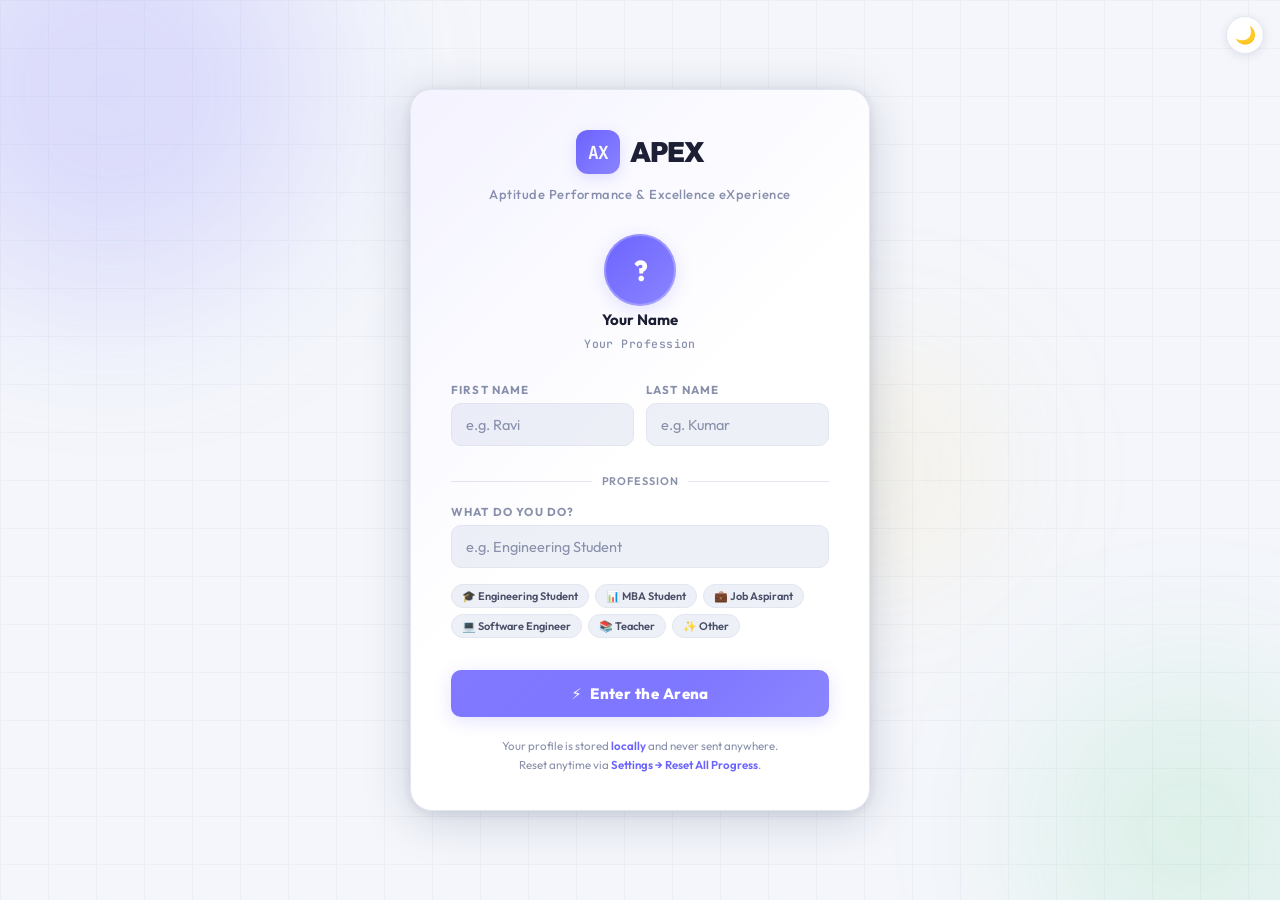
<file: login.html>
<!doctype html>
<html lang="en" data-theme="light">
  <head>
    <meta charset="UTF-8" />
    <meta name="viewport" content="width=device-width,initial-scale=1.0" />
    <title>APEX — Welcome</title>
    <link rel="preconnect" href="https://fonts.googleapis.com" />
    <link rel="preconnect" href="https://fonts.gstatic.com" crossorigin />
    <link href="https://fonts.googleapis.com/css2?family=Outfit:wght@300;400;500;600;700;800;900&family=JetBrains+Mono:wght@400;600;700&display=swap" rel="stylesheet" />
    <style>
      /* ══════════════════════════════════
         DESIGN TOKENS (mirrors style.css)
      ══════════════════════════════════ */
      *, *::before, *::after { box-sizing: border-box; margin: 0; padding: 0; }

      :root {
        --bg: #f4f6fb;
        --bg2: #eef0f7;
        --surface: #ffffff;
        --surface2: #f0f2fa;
        --border: #e2e6f0;
        --border-hi: #c8cfe4;
        --text: #1a1d2e;
        --text2: #4a5068;
        --muted: #8890aa;
        --shadow: rgba(30,40,80,0.10);
        --shadow-lg: rgba(30,40,80,0.18);
        --accent: #6c63ff;
        --accent2: #8b85ff;
        --accent-glow: rgba(108,99,255,0.18);
        --accent-soft: rgba(108,99,255,0.08);
        --green: #22c55e;
        --font-display: "Outfit", system-ui, sans-serif;
        --font-mono: "JetBrains Mono", monospace;
        --radius: 10px;
        --radius-lg: 16px;
        --radius-pill: 100px;
        --transition: 0.22s cubic-bezier(0.22,1,0.36,1);
      }

      [data-theme="dark"] {
        --bg: #0f1020;
        --bg2: #151728;
        --surface: #1c1f35;
        --surface2: #222540;
        --border: #2a2e4a;
        --border-hi: #3d4268;
        --text: #e8eaf6;
        --text2: #9fa3c8;
        --muted: #5a6088;
        --shadow: rgba(0,0,0,0.35);
        --shadow-lg: rgba(0,0,0,0.55);
      }

      /* ══════════════════════════════════
         BODY & LAYOUT
      ══════════════════════════════════ */
      html, body {
        height: 100%;
        font-family: var(--font-display);
        background: var(--bg);
        color: var(--text);
        transition: background var(--transition), color var(--transition);
        overflow: hidden;
      }

      body {
        display: flex;
        align-items: center;
        justify-content: center;
        min-height: 100vh;
        position: relative;
      }

      /* ── Animated background grid ── */
      body::before {
        content: "";
        position: fixed;
        inset: 0;
        background-image:
          linear-gradient(var(--border) 1px, transparent 1px),
          linear-gradient(90deg, var(--border) 1px, transparent 1px);
        background-size: 48px 48px;
        opacity: 0.45;
        pointer-events: none;
        z-index: 0;
      }

      /* ── Glowing blobs ── */
      .blob {
        position: fixed;
        border-radius: 50%;
        filter: blur(80px);
        pointer-events: none;
        z-index: 0;
        animation: blobFloat 8s ease-in-out infinite alternate;
      }
      .blob-1 {
        width: 420px; height: 420px;
        background: var(--accent-glow);
        top: -120px; left: -100px;
        animation-delay: 0s;
      }
      .blob-2 {
        width: 300px; height: 300px;
        background: rgba(34,197,94,0.12);
        bottom: -80px; right: -60px;
        animation-delay: 3s;
      }
      .blob-3 {
        width: 220px; height: 220px;
        background: rgba(251,191,36,0.10);
        top: 40%; left: 60%;
        animation-delay: 5s;
      }
      @keyframes blobFloat {
        from { transform: translate(0,0) scale(1); }
        to   { transform: translate(20px, 30px) scale(1.08); }
      }

      /* ══════════════════════════════════
         CARD
      ══════════════════════════════════ */
      .login-card {
        position: relative;
        z-index: 1;
        width: min(460px, calc(100vw - 32px));
        background: var(--surface);
        border: 1.5px solid var(--border);
        border-radius: 22px;
        box-shadow: 0 8px 48px var(--shadow-lg), 0 2px 12px var(--shadow);
        padding: 40px 40px 36px;
        animation: cardIn 0.55s cubic-bezier(0.22,1,0.36,1) both;
      }
      @keyframes cardIn {
        from { opacity: 0; transform: translateY(28px) scale(0.97); }
        to   { opacity: 1; transform: translateY(0) scale(1); }
      }

      /* ── Header ── */
      .login-header {
        text-align: center;
        margin-bottom: 32px;
      }

      .apex-wordmark {
        display: inline-flex;
        align-items: center;
        gap: 10px;
        margin-bottom: 6px;
      }

      .apex-icon {
        width: 44px; height: 44px;
        background: linear-gradient(135deg, var(--accent) 0%, var(--accent2) 100%);
        border-radius: 12px;
        display: flex;
        align-items: center;
        justify-content: center;
        font-family: var(--font-mono);
        font-size: 18px;
        font-weight: 700;
        color: #fff;
        letter-spacing: -1px;
        box-shadow: 0 4px 14px var(--accent-glow);
        flex-shrink: 0;
      }

      .apex-title {
        font-size: 28px;
        font-weight: 900;
        letter-spacing: -1.2px;
        color: var(--text);
        line-height: 1;
      }

      .apex-sub {
        font-size: 13px;
        color: var(--muted);
        font-weight: 500;
        letter-spacing: 0.04em;
        margin-top: 6px;
      }

      /* ── Avatar preview ── */
      .avatar-preview-wrap {
        display: flex;
        flex-direction: column;
        align-items: center;
        margin-bottom: 28px;
        gap: 4px;
      }

      .avatar-preview {
        width: 72px; height: 72px;
        border-radius: 50%;
        background: linear-gradient(135deg, var(--accent) 0%, var(--accent2) 100%);
        display: flex;
        align-items: center;
        justify-content: center;
        font-size: 28px;
        font-weight: 800;
        color: #fff;
        box-shadow: 0 4px 18px var(--accent-glow);
        transition: all 0.3s cubic-bezier(0.22,1,0.36,1);
        font-family: var(--font-display);
        position: relative;
        overflow: hidden;
        letter-spacing: -1px;
      }

      .avatar-preview::after {
        content: "";
        position: absolute;
        inset: 0;
        border-radius: 50%;
        border: 2.5px solid rgba(255,255,255,0.25);
      }

      .avatar-name-preview {
        font-size: 15px;
        font-weight: 700;
        color: var(--text);
        transition: all 0.2s;
        min-height: 22px;
        text-align: center;
      }

      .avatar-prof-preview {
        font-size: 11.5px;
        color: var(--muted);
        font-weight: 500;
        letter-spacing: 0.04em;
        min-height: 18px;
        text-align: center;
        transition: all 0.2s;
        font-family: var(--font-mono);
      }

      /* ── Form ── */
      .form-row {
        display: flex;
        gap: 12px;
      }

      .form-group {
        display: flex;
        flex-direction: column;
        gap: 6px;
        flex: 1;
        margin-bottom: 16px;
      }

      .form-label {
        font-size: 11.5px;
        font-weight: 700;
        color: var(--muted);
        letter-spacing: 0.1em;
        text-transform: uppercase;
      }

      .form-input {
        width: 100%;
        padding: 11px 14px;
        border-radius: var(--radius);
        border: 1.5px solid var(--border);
        background: var(--bg2);
        color: var(--text);
        font-family: var(--font-display);
        font-size: 14.5px;
        font-weight: 500;
        outline: none;
        transition: border-color var(--transition), box-shadow var(--transition), background var(--transition);
        -webkit-appearance: none;
      }

      .form-input:focus {
        border-color: var(--accent);
        background: var(--surface);
        box-shadow: 0 0 0 3px var(--accent-soft);
      }

      .form-input::placeholder {
        color: var(--muted);
        font-weight: 400;
      }

      .form-input.error {
        border-color: #ef4444;
        box-shadow: 0 0 0 3px rgba(239,68,68,0.10);
        animation: inputShake 0.35s ease;
      }

      @keyframes inputShake {
        0%,100% { transform: translateX(0); }
        20%      { transform: translateX(-5px); }
        60%      { transform: translateX(5px); }
        80%      { transform: translateX(-3px); }
      }

      /* ── Divider ── */
      .form-divider {
        display: flex;
        align-items: center;
        gap: 10px;
        margin: 4px 0 16px;
        color: var(--muted);
        font-size: 11px;
        font-weight: 600;
        letter-spacing: 0.08em;
        text-transform: uppercase;
      }
      .form-divider::before, .form-divider::after {
        content: "";
        flex: 1;
        height: 1px;
        background: var(--border);
      }

      /* ── CTA Button ── */
      .btn-start {
        width: 100%;
        padding: 14px;
        border-radius: var(--radius);
        border: none;
        background: linear-gradient(135deg, var(--accent) 0%, var(--accent2) 100%);
        color: #fff;
        font-family: var(--font-display);
        font-size: 15px;
        font-weight: 800;
        letter-spacing: 0.03em;
        cursor: pointer;
        transition: all var(--transition);
        position: relative;
        overflow: hidden;
        box-shadow: 0 4px 18px var(--accent-glow);
        margin-top: 4px;
      }

      .btn-start::before {
        content: "";
        position: absolute;
        inset: 0;
        background: linear-gradient(135deg, rgba(255,255,255,0.14) 0%, transparent 60%);
        pointer-events: none;
      }

      .btn-start:hover {
        transform: translateY(-2px);
        box-shadow: 0 8px 28px var(--accent-glow);
      }

      .btn-start:active {
        transform: translateY(0px) scale(0.98);
      }

      .btn-start.loading {
        pointer-events: none;
        opacity: 0.8;
      }

      .btn-start .btn-inner {
        display: flex;
        align-items: center;
        justify-content: center;
        gap: 8px;
        transition: all 0.2s;
      }

      /* ── Error message ── */
      .error-msg {
        font-size: 12px;
        color: #ef4444;
        font-weight: 600;
        min-height: 16px;
        margin-top: -8px;
        margin-bottom: 4px;
        opacity: 0;
        transform: translateY(-4px);
        transition: all 0.2s;
      }
      .error-msg.visible {
        opacity: 1;
        transform: translateY(0);
      }

      /* ── Footer note ── */
      .login-footer {
        text-align: center;
        margin-top: 20px;
        font-size: 11.5px;
        color: var(--muted);
        line-height: 1.6;
      }

      .login-footer span {
        color: var(--accent);
        font-weight: 600;
      }

      /* ── Theme toggle ── */
      .theme-btn {
        position: fixed;
        top: 16px; right: 16px;
        z-index: 10;
        width: 38px; height: 38px;
        border-radius: 50%;
        border: 1.5px solid var(--border);
        background: var(--surface);
        cursor: pointer;
        display: flex;
        align-items: center;
        justify-content: center;
        font-size: 17px;
        box-shadow: 0 2px 10px var(--shadow);
        transition: all var(--transition);
        color: var(--text);
      }
      .theme-btn:hover {
        transform: scale(1.1) rotate(18deg);
        border-color: var(--accent);
      }

      /* ── Pulse ring on avatar when name typed ── */
      .avatar-preview.pop {
        animation: avatarPop 0.35s cubic-bezier(0.22,1,0.36,1);
      }
      @keyframes avatarPop {
        0%   { transform: scale(1); }
        50%  { transform: scale(1.12); }
        100% { transform: scale(1); }
      }

      /* ── Success animation ── */
      .login-card.success {
        animation: successOut 0.5s 0.1s cubic-bezier(0.22,1,0.36,1) forwards;
      }
      @keyframes successOut {
        to { opacity: 0; transform: scale(0.95) translateY(-16px); }
      }

      /* ── Badge chips ── */
      .badge-row {
        display: flex;
        gap: 6px;
        flex-wrap: wrap;
        margin-top: 2px;
        margin-bottom: 16px;
      }
      .badge-chip {
        padding: 4px 10px;
        border-radius: 100px;
        background: var(--bg2);
        border: 1.5px solid var(--border);
        font-size: 11px;
        font-weight: 600;
        color: var(--text2);
        cursor: pointer;
        transition: all 0.18s;
        font-family: var(--font-display);
        user-select: none;
      }
      .badge-chip:hover, .badge-chip.active {
        background: var(--accent-soft);
        border-color: var(--accent);
        color: var(--accent);
      }

      /* Subtle shimmer on card edge */
      .login-card::before {
        content: "";
        position: absolute;
        inset: 0;
        border-radius: 22px;
        background: linear-gradient(135deg, var(--accent-soft) 0%, transparent 50%);
        pointer-events: none;
      }
    </style>
  </head>
  <body>
    <!-- bg blobs -->
    <div class="blob blob-1"></div>
    <div class="blob blob-2"></div>
    <div class="blob blob-3"></div>

    <!-- Theme toggle -->
    <button class="theme-btn" id="btn-theme" title="Toggle theme" aria-label="Toggle theme">🌙</button>

    <!-- Login Card -->
    <div class="login-card" id="login-card">

      <!-- Header -->
      <div class="login-header">
        <div class="apex-wordmark">
          <div class="apex-icon">AX</div>
          <div class="apex-title">APEX</div>
        </div>
        <div class="apex-sub">Aptitude Performance &amp; Excellence eXperience</div>
      </div>

      <!-- Avatar preview -->
      <div class="avatar-preview-wrap">
        <div class="avatar-preview" id="avatar-preview">?</div>
        <div class="avatar-name-preview" id="avatar-name-preview">Your Name</div>
        <div class="avatar-prof-preview" id="avatar-prof-preview">Your Profession</div>
      </div>

      <!-- Name row -->
      <div class="form-row">
        <div class="form-group">
          <label class="form-label" for="inp-first">First Name</label>
          <input class="form-input" id="inp-first" type="text" placeholder="e.g. Ravi" autocomplete="given-name" maxlength="30" />
        </div>
        <div class="form-group">
          <label class="form-label" for="inp-last">Last Name</label>
          <input class="form-input" id="inp-last" type="text" placeholder="e.g. Kumar" autocomplete="family-name" maxlength="30" />
        </div>
      </div>
      <div class="error-msg" id="name-error">Please enter at least your first name.</div>

      <!-- Profession -->
      <div class="form-divider">Profession</div>

      <div class="form-group">
        <label class="form-label" for="inp-prof">What do you do?</label>
        <input class="form-input" id="inp-prof" type="text" placeholder="e.g. Engineering Student" autocomplete="organization-title" maxlength="50" />
      </div>

      <!-- Quick-pick chips -->
      <div class="badge-row" id="chip-row">
        <div class="badge-chip" data-val="Engineering Student">🎓 Engineering Student</div>
        <div class="badge-chip" data-val="MBA Student">📊 MBA Student</div>
        <div class="badge-chip" data-val="Job Aspirant">💼 Job Aspirant</div>
        <div class="badge-chip" data-val="Software Engineer">💻 Software Engineer</div>
        <div class="badge-chip" data-val="Teacher">📚 Teacher</div>
        <div class="badge-chip" data-val="Other">✨ Other</div>
      </div>
      <div class="error-msg" id="prof-error">Please enter or select your profession.</div>

      <!-- CTA -->
      <button class="btn-start" id="btn-enter">
        <div class="btn-inner" id="btn-inner">
          <span>⚡</span>
          <span>Enter the Arena</span>
        </div>
      </button>

      <!-- Footer note -->
      <div class="login-footer">
        Your profile is stored <span>locally</span> and never sent anywhere.<br/>
        Reset anytime via <span>Settings → Reset All Progress</span>.
      </div>

    </div>

    <script>
      /* ══════════════════════════════════
         STORAGE (same key as script.js)
      ══════════════════════════════════ */
      const KEY = "apex_v5";

      function storageLoad() {
        try { return JSON.parse(localStorage.getItem(KEY)) || {}; }
        catch { return {}; }
      }
      function storageGet(k, def) {
        const d = storageLoad();
        return k in d ? d[k] : def;
      }
      function storageSet(k, v) {
        const d = storageLoad();
        d[k] = v;
        try { localStorage.setItem(KEY, JSON.stringify(d)); } catch {}
      }

      /* ── If already logged in, go straight to game ── */
      (function checkExisting() {
        const name = storageGet("playerName", "");
        if (name && name !== "Player") {
          window.location.replace("index.html");
        }
      })();

      /* ══════════════════════════════════
         THEME
      ══════════════════════════════════ */
      const root = document.documentElement;
      const themeBtn = document.getElementById("btn-theme");
      let isDark = storageGet("theme", "light") === "dark";

      function applyTheme() {
        root.setAttribute("data-theme", isDark ? "dark" : "light");
        themeBtn.textContent = isDark ? "☀️" : "🌙";
      }
      applyTheme();

      themeBtn.addEventListener("click", () => {
        isDark = !isDark;
        applyTheme();
        storageSet("theme", isDark ? "dark" : "light");
      });

      /* ══════════════════════════════════
         AVATAR LIVE PREVIEW
      ══════════════════════════════════ */
      const inpFirst   = document.getElementById("inp-first");
      const inpLast    = document.getElementById("inp-last");
      const inpProf    = document.getElementById("inp-prof");
      const avatarEl   = document.getElementById("avatar-preview");
      const nameEl     = document.getElementById("avatar-name-preview");
      const profEl     = document.getElementById("avatar-prof-preview");

      function updatePreview() {
        const first = inpFirst.value.trim();
        const last  = inpLast.value.trim();
        const prof  = inpProf.value.trim();
        const fullName = [first, last].filter(Boolean).join(" ");

        // Avatar letter
        const letter = first ? first[0].toUpperCase() : (last ? last[0].toUpperCase() : "?");
        if (avatarEl.textContent !== letter) {
          avatarEl.textContent = letter;
          avatarEl.classList.remove("pop");
          void avatarEl.offsetWidth;
          avatarEl.classList.add("pop");
        }

        nameEl.textContent = fullName || "Your Name";
        profEl.textContent = prof || "Your Profession";
      }

      inpFirst.addEventListener("input", updatePreview);
      inpLast.addEventListener("input", updatePreview);
      inpProf.addEventListener("input", () => {
        // Deselect chips if manual
        document.querySelectorAll(".badge-chip").forEach(c => c.classList.remove("active"));
        updatePreview();
      });

      /* ══════════════════════════════════
         PROFESSION CHIPS
      ══════════════════════════════════ */
      document.querySelectorAll(".badge-chip").forEach(chip => {
        chip.addEventListener("click", () => {
          document.querySelectorAll(".badge-chip").forEach(c => c.classList.remove("active"));
          chip.classList.add("active");
          inpProf.value = chip.dataset.val;
          updatePreview();
          clearError("prof");
        });
      });

      /* ══════════════════════════════════
         VALIDATION & SUBMIT
      ══════════════════════════════════ */
      function showError(field, msg) {
        const el = document.getElementById(field + "-error");
        const inp = field === "name"
          ? [inpFirst, inpLast]
          : [inpProf];
        el.textContent = msg;
        el.classList.add("visible");
        inp.forEach(i => i.classList.add("error"));
      }
      function clearError(field) {
        const el = document.getElementById(field + "-error");
        const inp = field === "name"
          ? [inpFirst, inpLast]
          : [inpProf];
        el.classList.remove("visible");
        inp.forEach(i => i.classList.remove("error"));
      }

      inpFirst.addEventListener("input", () => clearError("name"));
      inpLast.addEventListener("input",  () => clearError("name"));
      inpProf.addEventListener("input",  () => clearError("prof"));

      document.getElementById("btn-enter").addEventListener("click", handleSubmit);

      // Also allow Enter key
      [inpFirst, inpLast, inpProf].forEach(inp => {
        inp.addEventListener("keydown", e => { if (e.key === "Enter") handleSubmit(); });
      });

      function handleSubmit() {
        const first = inpFirst.value.trim();
        const last  = inpLast.value.trim();
        const prof  = inpProf.value.trim();
        const fullName = [first, last].filter(Boolean).join(" ");

        let valid = true;

        if (!first) {
          showError("name", "Please enter at least your first name.");
          valid = false;
        }
        if (!prof) {
          showError("prof", "Please enter or select your profession.");
          valid = false;
        }
        if (!valid) return;

        // Save to localStorage (same structure as script.js)
        storageSet("playerName", fullName);
        storageSet("playerFirstName", first);
        storageSet("playerLastName", last);
        storageSet("playerProfession", prof);

        // Success animation → redirect
        const card = document.getElementById("login-card");
        const btn  = document.getElementById("btn-enter");
        btn.innerHTML = `<div class="btn-inner"><span>✓</span><span>Welcome, ${first}!</span></div>`;
        btn.classList.add("loading");
        card.classList.add("success");

        setTimeout(() => {
          window.location.replace("index.html");
        }, 580);
      }
    </script>
  </body>
</html>
</file>
<file: style.css>
@import url("https://fonts.googleapis.com/css2?family=Outfit:wght@300;400;500;600;700;800;900&family=JetBrains+Mono:wght@400;600;700&display=swap");

/* ──────────────────────────────────────────────────
   RESET
────────────────────────────────────────────────── */
*,
*::before,
*::after {
  box-sizing: border-box;
  margin: 0;
  padding: 0;
}

/* ──────────────────────────────────────────────────
   DESIGN TOKENS — Light (default)
────────────────────────────────────────────────── */
:root {
  /* Neutrals */
  --bg: #f4f6fb;
  --bg2: #eef0f7;
  --surface: #ffffff;
  --surface2: #f0f2fa;
  --border: #e2e6f0;
  --border-hi: #c8cfe4;
  --text: #1a1d2e;
  --text2: #4a5068;
  --muted: #8890aa;
  --dim: #d4d8e8;
  --shadow: rgba(30, 40, 80, 0.1);
  --shadow-lg: rgba(30, 40, 80, 0.18);

  /* Mode accent — default (overridden per mode) */
  --accent: #6c63ff;
  --accent2: #8b85ff;
  --accent-glow: rgba(108, 99, 255, 0.18);
  --accent-soft: rgba(108, 99, 255, 0.08);
  --timer-clr: #6c63ff;

  /* Semantic */
  --green: #22c55e;
  --red: #ef4444;
  --yellow: #f59e0b;
  --blue: #3b82f6;
  --violet: #8b5cf6;
  --orange: #f97316;
  --teal: #14b8a6;

  /* Mode-specific palettes (applied via data-mode attr) */
  --easy-accent: #16a34a;
  --easy-glow: rgba(22, 163, 74, 0.15);
  --medium-accent: #d97706;
  --medium-glow: rgba(217, 119, 6, 0.15);
  --hard-accent: #dc2626;
  --hard-glow: rgba(220, 38, 38, 0.15);
  --inf-accent: #7c3aed;
  --inf-glow: rgba(124, 58, 237, 0.15);
  --imp-accent: #e11d48;
  --imp-glow: rgba(225, 29, 72, 0.2);

  /* Typography */
  --font-display: "Outfit", system-ui, sans-serif;
  --font-mono: "JetBrains Mono", "Courier New", monospace;
  --radius: 10px;
  --radius-lg: 16px;
  --radius-pill: 100px;
  --transition: 0.22s cubic-bezier(0.22, 1, 0.36, 1);
}

/* ──────────────────────────────────────────────────
   DARK THEME
────────────────────────────────────────────────── */
[data-theme="dark"] {
  --bg: #0f1020;
  --bg2: #151728;
  --surface: #1c1f35;
  --surface2: #222540;
  --border: #2a2e4a;
  --border-hi: #3d4268;
  --text: #e8eaf6;
  --text2: #9fa3c8;
  --muted: #5a6088;
  --dim: #272b48;
  --shadow: rgba(0, 0, 0, 0.35);
  --shadow-lg: rgba(0, 0, 0, 0.55);
}

/* ──────────────────────────────────────────────────
   MODE THEMES (applied on <html data-mode="easy">)
────────────────────────────────────────────────── */
[data-mode="easy"] {
  --accent: var(--easy-accent);
  --accent-glow: var(--easy-glow);
  --accent-soft: rgba(22, 163, 74, 0.08);
  --accent2: #4ade80;
  --timer-clr: var(--easy-accent);
}
[data-mode="medium"] {
  --accent: var(--medium-accent);
  --accent-glow: var(--medium-glow);
  --accent-soft: rgba(217, 119, 6, 0.08);
  --accent2: #fbbf24;
  --timer-clr: var(--medium-accent);
}
[data-mode="hard"] {
  --accent: var(--hard-accent);
  --accent-glow: var(--hard-glow);
  --accent-soft: rgba(220, 38, 38, 0.08);
  --accent2: #f87171;
  --timer-clr: var(--hard-accent);
}
[data-mode="infinite"] {
  --accent: var(--inf-accent);
  --accent-glow: var(--inf-glow);
  --accent-soft: rgba(124, 58, 237, 0.08);
  --accent2: #a78bfa;
  --timer-clr: var(--inf-accent);
}
[data-mode="impossible"] {
  --accent: var(--imp-accent);
  --accent-glow: var(--imp-glow);
  --accent-soft: rgba(225, 29, 72, 0.08);
  --accent2: #fb7185;
  --timer-clr: var(--imp-accent);
}

/* ──────────────────────────────────────────────────
   BASE
────────────────────────────────────────────────── */
html,
body {
  width: 100%;
  height: 100%;
  background: var(--bg);
  color: var(--text);
  font-family: var(--font-display);
  font-size: 14px;
  line-height: 1.5;
  overflow: hidden;
  -webkit-font-smoothing: antialiased;
  transition:
    background var(--transition),
    color var(--transition);
}

/* ──────────────────────────────────────────────────
   SCREENS
────────────────────────────────────────────────── */
.screen {
  position: fixed;
  inset: 0;
  display: none;
  flex-direction: column;
  align-items: center;
  justify-content: center;
}
.screen.active {
  display: flex;
}

/* ──────────────────────────────────────────────────
   FAB CLUSTER (floating action buttons)
────────────────────────────────────────────────── */
.fab-cluster {
  position: fixed;
  bottom: 24px;
  right: 24px;
  z-index: 9000;
  display: flex;
  flex-direction: column;
  gap: 10px;
  align-items: flex-end;
}
.fab {
  width: 46px;
  height: 46px;
  border-radius: 50%;
  background: var(--surface);
  border: 1.5px solid var(--border);
  color: var(--text2);
  cursor: pointer;
  display: flex;
  align-items: center;
  justify-content: center;
  box-shadow: 0 4px 16px var(--shadow);
  transition:
    transform var(--transition),
    box-shadow var(--transition),
    border-color var(--transition),
    color var(--transition);
}
.fab svg {
  width: 18px;
  height: 18px;
  stroke: currentColor;
}
.fab:hover {
  transform: scale(1.12) rotate(18deg);
  border-color: var(--accent);
  color: var(--accent);
  box-shadow: 0 8px 24px var(--accent-glow);
}

/* ──────────────────────────────────────────────────
   SETTINGS PANEL — Professional Tabbed Drawer
────────────────────────────────────────────────── */
.settings-overlay {
  position: fixed;
  inset: 0;
  z-index: 9100;
  background: rgba(10, 12, 30, 0.55);
  backdrop-filter: blur(6px);
  display: flex;
  justify-content: flex-end;
  animation: fadeIn 0.2s ease;
}
.settings-overlay.hidden { display: none; }
@keyframes fadeIn { from { opacity: 0; } to { opacity: 1; } }

.settings-drawer {
  width: min(470px, 100vw);
  height: 100%;
  background: var(--surface);
  border-left: 1.5px solid var(--border);
  display: flex;
  flex-direction: column;
  animation: slideInRight 0.3s cubic-bezier(0.22, 1, 0.36, 1);
  overflow: hidden;
  box-shadow: -8px 0 48px var(--shadow-lg);
}
@keyframes slideInRight { from { transform: translateX(100%); } to { transform: translateX(0); } }

/* ── Header with Avatar ── */
.settings-header {
  display: flex;
  align-items: center;
  justify-content: space-between;
  padding: 10px 15px;
  border-bottom: 1.5px solid var(--border);
  background: linear-gradient(135deg, var(--accent-soft), var(--bg2));
  flex-shrink: 0;
}
.sh-left {
  display: flex;
  align-items: center;
  gap: 12px;
}
.sh-avatar {
  width: 44px;
  height: 44px;
  border-radius: 50%;
  background: linear-gradient(135deg, var(--accent), var(--accent2));
  color: #fff;
  font-weight: 800;
  font-size: 18px;
  display: flex;
  align-items: center;
  justify-content: center;
  box-shadow: 0 4px 14px var(--accent-glow);
  flex-shrink: 0;
  letter-spacing: 0;
}
.sh-info { display: flex; flex-direction: column; }
.sh-name {
  font-size: 15px;
  font-weight: 700;
  color: var(--text);
  line-height: 1.2;
}
.sh-sub {
  font-size: 10px;
  color: var(--muted);
  letter-spacing: 0.12em;
  font-family: var(--font-mono);
  text-transform: uppercase;
}
.settings-close {
  width: 32px; height: 32px;
  border-radius: 8px;
  background: transparent;
  border: 1.5px solid var(--border);
  color: var(--muted);
  font-size: 14px;
  cursor: pointer;
  display: flex; align-items: center; justify-content: center;
  transition: border-color var(--transition), color var(--transition), background var(--transition);
  flex-shrink: 0;
}
.settings-close:hover { border-color: var(--red); color: var(--red); background: rgba(239,68,68,0.07); }

/* ── Tab Bar ── */
.s-tabs {
  display: flex;
  flex-shrink: 0;
  border-bottom: 1.5px solid var(--border);
  background: var(--bg2);
  overflow-x: auto;
  scrollbar-width: none;
}
.s-tabs::-webkit-scrollbar { display: none; }
.s-tab {
  flex-shrink: 0;
  padding: 10px 14px;
  font-size: 10px;
  font-weight: 700;
  letter-spacing: 0.08em;
  color: var(--muted);
  background: transparent;
  border: none;
  border-bottom: 2.5px solid transparent;
  cursor: pointer;
  font-family: var(--font-display);
  transition: color var(--transition), border-color var(--transition), background var(--transition);
  white-space: nowrap;
}
.s-tab:hover { color: var(--text2); background: var(--accent-soft); }
.s-tab.active { color: var(--accent); border-bottom-color: var(--accent); background: var(--surface); }

/* ── Tab Panels ── */
.s-panel {
  display: none;
  flex-direction: column;
  flex: 1;
  overflow-y: auto;
  scrollbar-width: thin;
  scrollbar-color: var(--border) transparent;
}
.s-panel.active { display: flex; }

/* ── Shared Section & Row ── */
.settings-section {
  padding: 16px 20px 14px;
  border-bottom: 1px solid var(--border);
  display: flex;
  flex-direction: column;
  gap: 10px;
}
.settings-section-label {
  font-size: 9px;
  font-weight: 700;
  letter-spacing: 0.4em;
  color: var(--muted);
}
.settings-row {
  display: flex; align-items: center; justify-content: space-between; gap: 12px;
}
.settings-row-label {
  display: flex; align-items: center; gap: 8px;
  font-size: 13px; font-weight: 500; color: var(--text2);
}
.settings-row-icon { font-size: 16px; }

/* ── Achievements Redirect Link ── */
a.settings-row {
  text-decoration: none;
  cursor: pointer;
  background: var(--surface2);
  border: 1.5px solid var(--border);
  border-radius: var(--radius);
  padding: 10px 14px;
  transition: background var(--transition), border-color var(--transition);
}
a.settings-row:hover {
  background: color-mix(in srgb, var(--accent) 10%, var(--surface2));
  border-color: var(--accent);
}
a.settings-row .settings-row-label {
  color: var(--text2);
  transition: color var(--transition);
}
a.settings-row:hover .settings-row-label {
  color: var(--text);
}
a.settings-row .ach-arrow {
  font-size: 16px;
  color: var(--muted);
  transition: color var(--transition), transform var(--transition);
}
a.settings-row:hover .ach-arrow {
  color: var(--accent);
  transform: translateX(3px);
}

/* ── Toggle Pill ── */
.toggle-pill {
  position: relative;
  width: 100px; height: 32px;
  border-radius: var(--radius-pill);
  background: var(--surface2);
  border: 1.5px solid var(--border);
  cursor: pointer;
  overflow: hidden;
  transition: border-color var(--transition), background var(--transition);
  flex-shrink: 0;
}
.toggle-pill[data-state="on"] {
  background: color-mix(in srgb, var(--accent) 12%, var(--surface));
  border-color: var(--accent);
}
.toggle-pill-knob {
  position: absolute; top: 3px; left: 3px;
  width: 24px; height: 24px; border-radius: 50%;
  background: var(--muted);
  transition: left var(--transition), background var(--transition);
  pointer-events: none; z-index: 1;
  box-shadow: 0 2px 6px var(--shadow);
}
.toggle-pill[data-state="on"] .toggle-pill-knob { left: 69px; background: var(--accent); }
.toggle-pill-off, .toggle-pill-on {
  position: absolute; top: 50%; transform: translateY(-50%);
  font-size: 8px; font-weight: 700; letter-spacing: 0.15em;
  font-family: var(--font-mono);
  transition: opacity var(--transition);
  pointer-events: none; white-space: nowrap;
}
.toggle-pill-off { left: 30px; color: var(--muted); }
.toggle-pill-on  { right: 8px; color: var(--accent); }
.toggle-pill[data-state="off"] .toggle-pill-on  { opacity: 0; }
.toggle-pill[data-state="on"]  .toggle-pill-off { opacity: 0; }
.toggle-pill[data-state="off"] .toggle-pill-off { opacity: 1; }
.toggle-pill[data-state="on"]  .toggle-pill-on  { opacity: 1; }

/* ── Rules Accordion ── */
.rules-accordion { border: 1.5px solid var(--border); border-radius: var(--radius); overflow: hidden; }
.rules-toggle {
  width: 100%; display: flex; align-items: center; justify-content: space-between;
  padding: 11px 14px; background: var(--surface2); border: none;
  font-family: var(--font-display); font-size: 12px; font-weight: 600;
  color: var(--text2); cursor: pointer; transition: background var(--transition);
}
.rules-toggle:hover { background: var(--bg2); }
.rules-chevron { font-size: 14px; color: var(--muted); transition: transform var(--transition); }
.rules-toggle.open .rules-chevron { transform: rotate(180deg); }
.rules-body { max-height: 0; overflow: hidden; transition: max-height 0.4s ease; background: var(--surface); }
.rules-body.open { max-height: 400px; }
.rules-list { list-style: none; padding: 12px 14px 14px; display: flex; flex-direction: column; gap: 7px; }
.rules-list li { font-size: 12px; color: var(--text2); line-height: 1.6; padding-left: 14px; position: relative; }
.rules-list li::before { content: "›"; position: absolute; left: 0; color: var(--accent); font-weight: 700; }
.rules-list li strong { color: var(--accent); }

/* ── Profile Tab ── */
.prof-hero {
  padding: 20px 20px 14px;
  display: flex; align-items: center; gap: 16px;
  border-bottom: 1px solid var(--border);
}
.prof-avatar-wrap { position: relative; flex-shrink: 0; }
.prof-avatar {
  width: 64px; height: 64px; border-radius: 50%;
  background: linear-gradient(135deg, var(--accent), var(--accent2));
  color: #fff; font-weight: 900; font-size: 26px;
  display: flex; align-items: center; justify-content: center;
  box-shadow: 0 6px 20px var(--accent-glow);
}
.prof-avatar-ring {
  position: absolute; inset: -4px; border-radius: 50%;
  border: 2px solid var(--accent); opacity: 0.4;
  animation: ringPulse 2.5s ease infinite;
}
@keyframes ringPulse {
  0%,100% { transform: scale(1); opacity: 0.4; }
  50%      { transform: scale(1.06); opacity: 0.15; }
}
.prof-name-block { flex: 1; }
.prof-field-label { font-size: 9px; font-weight: 700; letter-spacing: 0.35em; color: var(--muted); margin-bottom: 6px; }
.prof-name-edit { display: flex; gap: 8px; }
.prof-input {
  flex: 1; background: var(--surface2); border: 1.5px solid var(--border);
  border-radius: var(--radius); padding: 8px 12px;
  font-family: var(--font-display); font-size: 14px; font-weight: 600; color: var(--text);
  outline: none; transition: border-color var(--transition);
}
.prof-input:focus { border-color: var(--accent); }
.prof-save-btn {
  padding: 8px 14px; border-radius: var(--radius);
  background: var(--accent); color: #fff; border: none;
  font-family: var(--font-display); font-size: 12px; font-weight: 700;
  cursor: pointer; letter-spacing: 0.05em;
  transition: opacity var(--transition), transform var(--transition);
}
.prof-save-btn:hover { opacity: 0.88; transform: scale(0.97); }

.prof-stats-strip {
  display: grid; grid-template-columns: repeat(4, 1fr);
  border-bottom: 1px solid var(--border);
}
.pss-item {
  display: flex; flex-direction: column; align-items: center;
  padding: 14px 6px; gap: 4px;
  border-right: 1px solid var(--border);
}
.pss-item:last-child { border-right: none; }
.pss-val { font-size: 18px; font-weight: 800; color: var(--accent); font-family: var(--font-mono); }
.pss-key { font-size: 8px; font-weight: 700; letter-spacing: 0.2em; color: var(--muted); text-align: center; }

.danger-btn {
  width: 100%; padding: 10px 16px; border-radius: var(--radius);
  background: rgba(239,68,68,0.08); border: 1.5px solid rgba(239,68,68,0.3);
  color: var(--red); font-family: var(--font-display); font-size: 13px; font-weight: 600;
  cursor: pointer; transition: background var(--transition), border-color var(--transition);
}
.danger-btn:hover { background: rgba(239,68,68,0.16); border-color: var(--red); }

/* ── Comparison Tab ── */
.comp-head { padding: 18px 20px 14px; border-bottom: 1px solid var(--border); }
.comp-title { font-size: 14px; font-weight: 700; color: var(--text); display: block; }
.comp-sub { font-size: 11px; color: var(--muted); margin-top: 2px; display: block; }

.comp-mode-grid { display: grid; grid-template-columns: 1fr 1fr; gap: 10px; }
.comp-mode-card {
  background: var(--surface2); border: 1.5px solid var(--border);
  border-radius: var(--radius); padding: 12px 14px;
  display: flex; flex-direction: column; gap: 4px;
  transition: border-color var(--transition);
}
.comp-mode-card:hover { border-color: var(--accent); }
.cmc-mode { font-size: 9px; font-weight: 700; letter-spacing: 0.3em; color: var(--muted); }
.cmc-score { font-size: 22px; font-weight: 900; color: var(--accent); font-family: var(--font-mono); }
.cmc-label { font-size: 9px; color: var(--muted); }

.comp-chart-wrap {
  background: var(--surface2); border-radius: var(--radius);
  border: 1.5px solid var(--border); padding: 10px;
  overflow: hidden;
}
.comp-chart-wrap canvas { display: block; width: 100% !important; }

.comp-alltime { display: grid; grid-template-columns: 1fr 1fr; gap: 8px; }
.cat-item {
  background: var(--surface2); border: 1.5px solid var(--border);
  border-radius: var(--radius); padding: 10px 14px;
  display: flex; flex-direction: column; gap: 3px;
}
.cat-val { font-size: 18px; font-weight: 800; color: var(--text); font-family: var(--font-mono); }
.cat-key { font-size: 9px; font-weight: 700; letter-spacing: 0.25em; color: var(--muted); }

.comp-history { display: flex; flex-direction: column; gap: 6px; }
.ch-item {
  background: var(--surface2); border: 1.5px solid var(--border);
  border-radius: var(--radius); padding: 10px 14px;
  display: flex; align-items: center; justify-content: space-between;
  gap: 10px;
}
.chi-left { display: flex; flex-direction: column; gap: 2px; }
.chi-mode { font-size: 10px; font-weight: 700; letter-spacing: 0.2em; color: var(--accent); }
.chi-date { font-size: 9px; color: var(--muted); }
.chi-right { display: flex; gap: 12px; align-items: center; }
.chi-score { font-size: 16px; font-weight: 800; color: var(--text); font-family: var(--font-mono); }
.chi-acc { font-size: 11px; font-weight: 600; color: var(--green); }
.chi-acc.low { color: var(--red); }
.chi-acc.mid { color: var(--yellow); }
.comp-empty {
  font-size: 12px; color: var(--muted); text-align: center;
  padding: 24px 0; font-style: italic;
}

/* ── Appearance Tab ── */
.color-palette {
  display: flex; gap: 10px; flex-wrap: wrap;
}
.color-swatch {
  width: 32px; height: 32px; border-radius: 50%;
  border: 3px solid transparent; cursor: pointer;
  transition: transform var(--transition), border-color 0.15s;
  outline: none; flex-shrink: 0;
}
.color-swatch:hover { transform: scale(1.15); }
.color-swatch.active { border-color: var(--text); transform: scale(1.1); box-shadow: 0 0 0 2px var(--surface), 0 0 0 4px var(--text); }

.color-custom-row { display: flex; align-items: center; justify-content: space-between; margin-top: 8px; }
.color-custom-input {
  width: 40px; height: 32px; border-radius: 8px;
  border: 1.5px solid var(--border); cursor: pointer;
  padding: 2px; background: var(--surface2);
}

.font-size-row { display: flex; gap: 10px; }
.fs-btn {
  flex: 1; padding: 10px 0; border-radius: var(--radius);
  border: 1.5px solid var(--border);
  background: var(--surface2); color: var(--text2);
  font-family: var(--font-display); font-weight: 700;
  cursor: pointer; transition: all var(--transition);
}
.fs-btn.active { border-color: var(--accent); color: var(--accent); background: var(--accent-soft); }
.fs-btn:hover:not(.active) { border-color: var(--border-hi); color: var(--text); }

/* ── FAQ Tab ── */
.faq-list { display: flex; flex-direction: column; gap: 0; padding: 12px 0; }
.faq-item { border-bottom: 1px solid var(--border); }
.faq-q {
  width: 100%; display: flex; align-items: flex-start; justify-content: space-between; gap: 10px;
  padding: 14px 20px; background: transparent; border: none;
  font-family: var(--font-display); font-size: 13px; font-weight: 600;
  color: var(--text); cursor: pointer; text-align: left;
  transition: background var(--transition);
}
.faq-q:hover { background: var(--accent-soft); }
.faq-chevron { font-size: 14px; color: var(--muted); flex-shrink: 0; transition: transform var(--transition); }
.faq-item.open .faq-chevron { transform: rotate(180deg); }
.faq-a {
  max-height: 0; overflow: hidden;
  transition: max-height 0.35s ease, padding 0.35s ease;
  font-size: 12px; color: var(--text2); line-height: 1.7;
  padding: 0 20px;
}
.faq-item.open .faq-a { max-height: 300px; padding: 0 20px 14px; }

/* ── Tips Tab ── */
.tips-hero {
  padding: 18px 20px; border-bottom: 1px solid var(--border);
  display: flex; align-items: center; gap: 14px;
  background: linear-gradient(135deg, var(--accent-soft), transparent);
}
.tips-hero-icon { font-size: 32px; line-height: 1; }
.tips-hero-text { display: flex; flex-direction: column; gap: 3px; }
.tips-hero-text strong { font-size: 14px; color: var(--text); font-weight: 700; }
.tips-hero-text span { font-size: 11px; color: var(--muted); }

.tips-mode-selector {
  display: grid;
  grid-template-columns: repeat(5, 1fr);
  gap: 0;
  border-bottom: 1.5px solid var(--border);
  background: var(--surface2);
}
.tips-mode-btn {
  display: flex; flex-direction: column; align-items: center; gap: 4px;
  padding: 10px 4px 9px;
  background: transparent; border: none; border-right: 1px solid var(--border);
  cursor: pointer; font-family: var(--font-display);
  font-size: 9px; font-weight: 700; letter-spacing: 0.08em;
  color: var(--muted); transition: background var(--transition), color var(--transition);
}
.tips-mode-btn:last-child { border-right: none; }
.tips-mode-btn:hover { background: var(--accent-soft); color: var(--text2); }
.tips-mode-btn.active { background: var(--surface); color: var(--accent); box-shadow: inset 0 -2px 0 var(--accent); }
.tips-mode-ico { font-size: 16px; line-height: 1; }

.tips-content {
  flex: 1; overflow-y: auto; padding: 16px 0 12px;
}
.tips-mode-panel { display: none; flex-direction: column; gap: 0; }
.tips-mode-panel.active { display: flex; }

/* Mode colour bar at top of each panel */
.tips-mode-header {
  display: flex; align-items: center; gap: 10px;
  padding: 10px 20px 14px;
  border-bottom: 1.5px solid var(--border);
  margin-bottom: 4px;
}
.tips-mode-badge {
  padding: 3px 10px; border-radius: var(--radius-pill);
  font-size: 10px; font-weight: 800; letter-spacing: 0.12em;
  font-family: var(--font-mono);
}
.tips-mode-badge.badge-easy   { background: rgba(34,197,94,.15);  color: #16a34a; }
.tips-mode-badge.badge-medium { background: rgba(245,158,11,.15); color: #b45309; }
.tips-mode-badge.badge-hard   { background: rgba(239,68,68,.15);  color: #dc2626; }
.tips-mode-badge.badge-impossible { background: rgba(225,29,72,.15); color: #be123c; }
.tips-mode-badge.badge-inf    { background: rgba(139,92,246,.15); color: #7c3aed; }
.tips-mode-header-sub { font-size: 11px; color: var(--muted); }

/* Individual tip card */
.tip-card {
  display: flex; gap: 12px;
  padding: 12px 20px;
  border-bottom: 1px solid var(--border);
  transition: background var(--transition);
}
.tip-card:last-child { border-bottom: none; }
.tip-card:hover { background: var(--accent-soft); }
.tip-icon-wrap {
  width: 32px; height: 32px; flex-shrink: 0;
  border-radius: 8px; display: flex; align-items: center; justify-content: center;
  font-size: 17px; background: var(--surface2);
  border: 1px solid var(--border);
}
.tip-body { display: flex; flex-direction: column; gap: 3px; }
.tip-title { font-size: 12px; font-weight: 700; color: var(--text); line-height: 1.3; }
.tip-desc  { font-size: 11px; color: var(--text2); line-height: 1.65; }
.tip-desc strong { color: var(--accent); }

/* Strategy box at bottom of each mode panel */
.tips-strategy-box {
  margin: 12px 20px 6px;
  background: var(--accent-soft);
  border: 1.5px solid var(--accent-glow);
  border-radius: var(--radius);
  padding: 12px 14px;
}
.tips-strategy-title {
  font-size: 10px; font-weight: 800; letter-spacing: 0.12em;
  color: var(--accent); font-family: var(--font-mono); margin-bottom: 7px;
}
.tips-strategy-list {
  list-style: none; display: flex; flex-direction: column; gap: 5px;
}
.tips-strategy-list li {
  font-size: 11px; color: var(--text2); line-height: 1.55;
  padding-left: 14px; position: relative;
}
.tips-strategy-list li::before {
  content: "▸"; position: absolute; left: 0;
  color: var(--accent); font-weight: 700;
}

/* ── Feedback Tab ── */
.fb-hero {
  padding: 18px 20px; border-bottom: 1px solid var(--border);
  display: flex; align-items: center; gap: 14px;
  background: linear-gradient(135deg, var(--accent-soft), transparent);
}
.fb-hero-icon { font-size: 32px; line-height: 1; }
.fb-hero-text { display: flex; flex-direction: column; gap: 2px; }
.fb-hero-text strong { font-size: 14px; color: var(--text); }
.fb-hero-text span { font-size: 11px; color: var(--muted); }

.fb-select {
  width: 100%; padding: 10px 12px; border-radius: var(--radius);
  border: 1.5px solid var(--border); background: var(--surface2);
  font-family: var(--font-display); font-size: 13px; color: var(--text);
  outline: none; cursor: pointer; transition: border-color var(--transition);
}
.fb-select:focus { border-color: var(--accent); }
.fb-textarea {
  width: 100%; padding: 10px 12px; border-radius: var(--radius);
  border: 1.5px solid var(--border); background: var(--surface2);
  font-family: var(--font-display); font-size: 13px; color: var(--text);
  resize: none; outline: none; line-height: 1.6;
  transition: border-color var(--transition);
}
.fb-textarea:focus { border-color: var(--accent); }
.fb-char-count { font-size: 10px; color: var(--muted); text-align: right; font-family: var(--font-mono); }

.fb-channels { display: flex; flex-direction: column; gap: 8px; }
.fb-channel-btn {
  display: flex; align-items: center; gap: 12px;
  padding: 12px 16px; border-radius: var(--radius);
  border: 1.5px solid var(--border); background: var(--surface2);
  text-decoration: none; color: var(--text);
  transition: all var(--transition); cursor: pointer;
}
.fb-channel-btn:hover { border-color: var(--accent); background: var(--accent-soft); transform: translateX(2px); }
.fb-ch-icon { font-size: 22px; flex-shrink: 0; }
.fb-ch-info { flex: 1; display: flex; flex-direction: column; gap: 1px; }
.fb-ch-name { font-size: 13px; font-weight: 600; color: var(--text); }
.fb-ch-sub { font-size: 10px; color: var(--muted); }
.fb-ch-arrow { font-size: 16px; color: var(--muted); transition: transform var(--transition), color var(--transition); }
.fb-channel-btn:hover .fb-ch-arrow { color: var(--accent); transform: translateX(3px); }
.fb-email:hover { border-color: #3b82f6; }
.fb-whatsapp:hover { border-color: #22c55e; }
.fb-linkedin:hover { border-color: #0077b5; }

/* ── Footer ── */
.settings-footer {
  padding: 14px 20px;
  font-size: 10px; letter-spacing: 0.2em;
  color: var(--muted); text-align: center;
  font-family: var(--font-mono);
  border-top: 1px solid var(--border);
  flex-shrink: 0;
}

/* ──────────────────────────────────────────────────
   COUNTDOWN OVERLAY
────────────────────────────────────────────────── */
.countdown-overlay {
  position: fixed;
  inset: 0;
  z-index: 7000;
  background: rgba(10, 12, 30, 0.88);
  backdrop-filter: blur(12px);
  display: flex;
  align-items: center;
  justify-content: center;
  animation: fadeIn 0.3s ease;
}
.countdown-overlay.hidden {
  display: none;
}
.countdown-inner {
  display: flex;
  flex-direction: column;
  align-items: center;
  gap: 16px;
  text-align: center;
}
.countdown-label {
  font-size: 13px;
  font-weight: 700;
  letter-spacing: 0.5em;
  color: var(--accent);
  animation: countdownLabelPulse 1s ease infinite alternate;
}
@keyframes countdownLabelPulse {
  from {
    opacity: 0.6;
    text-shadow: 0 0 0 transparent;
  }
  to {
    opacity: 1;
    text-shadow: 0 0 20px var(--accent-glow);
  }
}
.countdown-number {
  font-size: clamp(96px, 20vw, 160px);
  font-weight: 900;
  line-height: 1;
  color: #fff;
  animation: numPop 0.5s cubic-bezier(0.22, 1, 0.36, 1);
  text-shadow:
    0 0 60px var(--accent-glow),
    0 0 120px var(--accent-glow);
  font-family: var(--font-display);
}
@keyframes numPop {
  0% {
    transform: scale(1.8);
    opacity: 0;
  }
  60% {
    transform: scale(0.92);
  }
  100% {
    transform: scale(1);
    opacity: 1;
  }
}
.countdown-go {
  font-size: clamp(72px, 16vw, 120px);
  font-weight: 900;
  color: var(--accent);
  animation: goPop 0.6s cubic-bezier(0.22, 1, 0.36, 1);
  text-shadow: 0 0 60px var(--accent-glow);
}
@keyframes goPop {
  0% {
    transform: scale(0.5);
    opacity: 0;
  }
  60% {
    transform: scale(1.1);
  }
  100% {
    transform: scale(1);
    opacity: 1;
  }
}
.countdown-mode-name {
  font-size: 15px;
  font-weight: 600;
  letter-spacing: 0.25em;
  color: var(--text2);
}

/* ──────────────────────────────────────────────────
   HOME SCREEN
────────────────────────────────────────────────── */
#screen-start {
  overflow: hidden;
  padding: 24px 0 60px;
}
.home-wrap {
  display: flex;
  flex-direction: column;
  align-items: center;
  gap: 22px;
  width: min(700px, 95vw);
  animation: fadeSlideUp 0.5s ease both;
}
@keyframes fadeSlideUp {
  from {
    opacity: 0;
    transform: translateY(24px);
  }
  to {
    opacity: 1;
    transform: translateY(0);
  }
}

/* Logo */
/* ═══ APEX SVG LOGO ═══ */
.apex-logo-wrap {
  display: flex;
  flex-direction: column;
  align-items: center;
  gap: 10px;
  padding: 10px 0 4px;
  animation: fadeSlideUp 0.6s ease both;
}
.apex-logo-svg {
  width: clamp(90px, 18vw, 130px);
  height: clamp(90px, 18vw, 130px);
  filter: drop-shadow(0 0 24px var(--accent-glow));
  animation: logoSvgFloat 4s ease-in-out infinite;
}
@keyframes logoSvgFloat {
  0%, 100% { transform: translateY(0px); filter: drop-shadow(0 0 24px var(--accent-glow)); }
  50% { transform: translateY(-6px); filter: drop-shadow(0 8px 28px var(--accent-glow)); }
}
.logo-svg-ring {
  animation: svgRingPulse 3s ease-in-out infinite;
}
.logo-svg-ring-1 { animation-delay: 0s; }
.logo-svg-ring-2 { animation-delay: 0.8s; }
@keyframes svgRingPulse {
  0%, 100% { opacity: 0.35; }
  50% { opacity: 0.08; }
}
.apex-logo-text-wrap {
  display: flex;
  flex-direction: column;
  align-items: center;
  gap: 2px;
}
.apex-logo-text {
  font-size: clamp(52px, 11vw, 86px);
  font-weight: 900;
  letter-spacing: 0.2em;
  line-height: 1;
  background: linear-gradient(135deg, var(--text), var(--accent), var(--accent2));
  -webkit-background-clip: text;
  -webkit-text-fill-color: transparent;
  background-clip: text;
  filter: drop-shadow(0 0 28px var(--accent-glow));
  animation: logoFlicker 8s ease-in-out infinite;
}
.apex-logo-sub {
  font-size: 9px;
  letter-spacing: 0.55em;
  color: var(--muted);
  font-family: var(--font-mono);
  font-weight: 400;
  text-transform: uppercase;
}

/* ═══ SVG HEART STYLES ═══ */
.heart-svg {
  width: 28px;
  height: 26px;
  overflow: visible;
}
.heart-fill {
  fill: #ef4444;
  stroke: #c92020;
  stroke-width: 0.8;
  filter: drop-shadow(0 0 4px rgba(239,68,68,0.5));
}
.heart-fill-half {
  fill: #b91c1c;
  stroke: #7f1d1d;
  stroke-width: 0.8;
  opacity: 0.8;
}
.crack-line {
  stroke: #7f1d1d;
  stroke-linecap: round;
  fill: none;
}
.heart.lost .heart-svg {
  opacity: 0.22;
  filter: grayscale(1);
}
.heart.lost .heart-fill {
  fill: #9ca3af;
  stroke: #6b7280;
  filter: none;
}

/* Cracked state — 1st wrong answer per life */
.heart.cracked .heart-whole { display: none; }
.heart.cracked .heart-crack-left { display: inline !important; }
.heart.cracked .heart-crack-right { display: inline !important; }

/* Broken state — 2nd wrong (heart lost), falls apart */
.heart.breaking .heart-whole { display: none; }
.heart.breaking .heart-crack-left {
  display: inline !important;
  animation: heartBreakLeft 0.65s cubic-bezier(0.22,1,0.36,1) forwards;
}
.heart.breaking .heart-crack-right {
  display: inline !important;
  animation: heartBreakRight 0.65s cubic-bezier(0.22,1,0.36,1) forwards;
}

@keyframes heartBreakLeft {
  0%   { transform: translate(0,0) rotate(0deg); opacity:1; }
  30%  { transform: translate(-3px,-2px) rotate(-10deg); opacity:1; }
  100% { transform: translate(-18px, 28px) rotate(-35deg); opacity:0; }
}
@keyframes heartBreakRight {
  0%   { transform: translate(0,0) rotate(0deg); opacity:1; }
  30%  { transform: translate(3px,-2px) rotate(10deg); opacity:1; }
  100% { transform: translate(18px, 28px) rotate(35deg); opacity:0; }
}

/* Cracked shimmer shake */
@keyframes heartCrackShake {
  0%,100% { transform: scale(1) rotate(0deg); }
  20%      { transform: scale(1.25) rotate(-8deg); }
  40%      { transform: scale(1.1) rotate(6deg); }
  60%      { transform: scale(1.15) rotate(-4deg); }
  80%      { transform: scale(1.05) rotate(2deg); }
}
.heart.crack-shake {
  animation: heartCrackShake 0.5s ease;
}

.home-logo {
  position: relative;
  display: flex;
  flex-direction: column;
  align-items: center;
  gap: 6px;
  padding: 20px 0 10px;
}
.logo-rings {
  position: absolute;
  top: 50%;
  left: 50%;
  transform: translate(-50%, -50%);
  pointer-events: none;
}
.logo-ring {
  position: absolute;
  border-radius: 50%;
  border: 1px solid var(--accent-glow);
  top: 50%;
  left: 50%;
  transform: translate(-50%, -50%);
  animation: ringPulse 3s ease-in-out infinite;
}
.logo-ring.r1 {
  width: 120px;
  height: 120px;
  animation-delay: 0s;
}
.logo-ring.r2 {
  width: 170px;
  height: 170px;
  animation-delay: 0.6s;
  opacity: 0.6;
}
.logo-ring.r3 {
  width: 220px;
  height: 220px;
  animation-delay: 1.2s;
  opacity: 0.3;
}
@keyframes ringPulse {
  0%,
  100% {
    transform: translate(-50%, -50%) scale(0.9);
    opacity: 0.5;
  }
  50% {
    transform: translate(-50%, -50%) scale(1.1);
    opacity: 0.1;
  }
}
.logo-text {
  font-size: clamp(64px, 13vw, 100px);
  font-weight: 900;
  letter-spacing: 0.18em;
  line-height: 1;
  background: linear-gradient(
    135deg,
    var(--text),
    var(--accent),
    var(--accent2)
  );
  -webkit-background-clip: text;
  -webkit-text-fill-color: transparent;
  background-clip: text;
  filter: drop-shadow(0 0 30px var(--accent-glow));
  animation: logoFlicker 8s ease-in-out infinite;
}
@keyframes logoFlicker {
  0%,
  93%,
  100% {
    opacity: 1;
  }
  94% {
    opacity: 0.85;
  }
  96% {
    opacity: 1;
  }
  98% {
    opacity: 0.9;
  }
}
.logo-ver {
  font-size: 10px;
  letter-spacing: 0.5em;
  color: var(--muted);
  font-family: var(--font-mono);
  font-weight: 400;
}
.home-tagline {
  font-size: 13px;
  color: var(--text2);
  letter-spacing: 0.06em;
  text-align: center;
  line-height: 1.7;
  animation: fadeSlideUp 0.5s 0.1s ease both;
}

/* Mode Cards */
.mode-grid {
  display: grid;
  grid-template-columns: repeat(5, 1fr);
  gap: 10px;
  width: 100%;
  animation: fadeSlideUp 0.5s 0.15s ease both;
}
.mode-card {
  position: relative;
  overflow: hidden;
  background: var(--surface);
  border: 2px solid var(--border);
  border-radius: var(--radius-lg);
  cursor: pointer;
  padding: 16px 10px 12px;
  display: flex;
  flex-direction: column;
  gap: 0;
  font-family: var(--font-display);
  transition:
    border-color var(--transition),
    transform 0.2s,
    box-shadow var(--transition),
    background var(--transition);
}
.mode-card-glow {
  position: absolute;
  inset: 0;
  opacity: 0;
  border-radius: inherit;
  transition: opacity 0.3s;
  pointer-events: none;
}
.mode-easy .mode-card-glow {
  background: radial-gradient(
    ellipse at 50% 0%,
    var(--easy-glow) 0%,
    transparent 70%
  );
}
.mode-medium .mode-card-glow {
  background: radial-gradient(
    ellipse at 50% 0%,
    var(--medium-glow) 0%,
    transparent 70%
  );
}
.mode-hard .mode-card-glow {
  background: radial-gradient(
    ellipse at 50% 0%,
    var(--hard-glow) 0%,
    transparent 70%
  );
}
.mode-infinite .mode-card-glow {
  background: radial-gradient(
    ellipse at 50% 0%,
    var(--inf-glow) 0%,
    transparent 70%
  );
}
.mode-impossible .mode-card-glow {
  background: radial-gradient(
    ellipse at 50% 0%,
    var(--imp-glow) 0%,
    transparent 70%
  );
}
.mode-card:hover .mode-card-glow,
.mode-card.selected .mode-card-glow {
  opacity: 1;
}

/* Individual mode colours */
.mode-easy {
  --mc: var(--easy-accent);
}
.mode-medium {
  --mc: var(--medium-accent);
}
.mode-hard {
  --mc: var(--hard-accent);
}
.mode-impossible {
  --mc: var(--imp-accent);
}
.mode-infinite {
  --mc: var(--inf-accent);
}

.mode-card:hover,
.mode-card.selected {
  border-color: var(--mc);
  transform: translateY(-4px);
  box-shadow:
    0 12px 32px rgba(0, 0, 0, 0.1),
    0 0 0 1px var(--mc);
}
.mode-card.selected {
  transform: translateY(-5px) scale(1.02);
  box-shadow:
    0 16px 40px rgba(0, 0, 0, 0.12),
    0 0 0 2px var(--mc);
}

.mode-card-content {
  display: flex;
  flex-direction: column;
  align-items: center;
  gap: 8px;
  position: relative;
  z-index: 1;
}
.mode-card-icon-wrap {
  width: 40px;
  height: 40px;
  border-radius: 12px;
  background: var(--surface2);
  display: flex;
  align-items: center;
  justify-content: center;
  border: 1.5px solid var(--border);
  transition:
    background var(--transition),
    border-color var(--transition),
    transform 0.2s;
}
.mode-card:hover .mode-card-icon-wrap {
  background: color-mix(in srgb, var(--mc) 10%, var(--surface));
  border-color: var(--mc);
  transform: scale(1.1) rotate(-6deg);
}
.mode-card.selected .mode-card-icon-wrap {
  background: color-mix(in srgb, var(--mc) 14%, var(--surface));
  border-color: var(--mc);
}
.mode-card-icon {
  font-size: 20px;
  line-height: 1;
}
.mode-card-info {
  display: flex;
  flex-direction: column;
  align-items: center;
  gap: 2px;
}
.mode-card-name {
  font-size: 11px;
  font-weight: 800;
  letter-spacing: 0.1em;
  color: var(--text);
}
.mode-card-desc {
  font-size: 9px;
  color: var(--muted);
  letter-spacing: 0.06em;
  text-align: center;
}
.mode-card-tag {
  font-size: 8px;
  font-weight: 700;
  letter-spacing: 0.3em;
  color: var(--mc);
  border: 1.5px solid var(--mc);
  padding: 2px 10px;
  border-radius: var(--radius-pill);
  margin-top: 2px;
  transition: background var(--transition);
}
.mode-card:hover .mode-card-tag,
.mode-card.selected .mode-card-tag {
  background: color-mix(in srgb, var(--mc) 10%, transparent);
}
.mode-card-bar {
  position: absolute;
  bottom: 0;
  left: 0;
  right: 0;
  height: 3px;
  background: var(--mc);
  opacity: 0;
  transition: opacity var(--transition);
  border-radius: 0 0 var(--radius-lg) var(--radius-lg);
}
.mode-card:hover .mode-card-bar,
.mode-card.selected .mode-card-bar {
  opacity: 1;
}

/* Q-Count */
.qcount-block {
  width: 100%;
  background: var(--surface);
  border: 2px solid var(--border);
  border-radius: var(--radius-lg);
  padding: 16px 20px;
  display: flex;
  flex-direction: column;
  align-items: center;
  gap: 10px;
  animation: slideDown 0.3s ease both;
  transition:
    border-color var(--transition),
    background var(--transition);
}
.qcount-block.hidden {
  display: none;
}
.qcount-block.active {
  border-color: var(--accent);
}
@keyframes slideDown {
  from {
    opacity: 0;
    transform: translateY(-10px);
  }
  to {
    opacity: 1;
    transform: translateY(0);
  }
}
.qcount-label {
  font-size: 9px;
  font-weight: 700;
  letter-spacing: 0.4em;
  color: var(--muted);
}
.qcount-row {
  display: flex;
  gap: 8px;
}
.qcount-btn {
  min-width: 56px;
  padding: 8px 16px;
  background: var(--surface2);
  border: 2px solid var(--border);
  color: var(--text2);
  font-family: var(--font-display);
  font-size: 14px;
  font-weight: 600;
  cursor: pointer;
  border-radius: var(--radius);
  transition:
    border-color var(--transition),
    color var(--transition),
    background var(--transition),
    transform 0.15s;
}
.qcount-btn:hover {
  border-color: var(--accent);
  color: var(--accent);
  transform: translateY(-2px);
}
.qcount-btn.active {
  border-color: var(--accent);
  color: var(--accent);
  background: var(--accent-soft);
  box-shadow: 0 0 0 3px var(--accent-glow);
}

/* Start button */
.btn-start-main {
  width: 100%;
  max-width: 420px;
  position: relative;
  overflow: hidden;
  background: var(--accent);
  border: none;
  border-radius: var(--radius-lg);
  color: #fff;
  font-family: var(--font-display);
  font-size: 14px;
  font-weight: 700;
  letter-spacing: 0.2em;
  padding: 15px 40px;
  cursor: pointer;
  transition:
    opacity 0.15s,
    transform 0.15s,
    box-shadow var(--transition);
  box-shadow: 0 8px 24px var(--accent-glow);
  animation: fadeSlideUp 0.5s 0.3s ease both;
}
.btn-start-main:disabled {
  background: var(--dim);
  color: var(--muted);
  cursor: not-allowed;
  box-shadow: none;
}
.btn-start-main:not(:disabled):hover {
  transform: translateY(-3px);
  box-shadow: 0 14px 36px var(--accent-glow);
  opacity: 0.92;
}
.btn-start-glow {
  position: absolute;
  inset: 0;
  background: linear-gradient(
    90deg,
    transparent 0%,
    rgba(255, 255, 255, 0.15) 50%,
    transparent 100%
  );
  transform: translateX(-100%);
  animation: shimmer 2.5s ease-in-out infinite;
  pointer-events: none;
}
.btn-start-main:disabled .btn-start-glow {
  display: none;
}
@keyframes shimmer {
  0% {
    transform: translateX(-100%);
  }
  100% {
    transform: translateX(200%);
  }
}
.btn-start-text {
  position: relative;
  z-index: 1;
}

/* Shortcuts */
.home-shortcuts {
  display: flex;
  align-items: center;
  gap: 8px;
  flex-wrap: wrap;
  justify-content: center;
  animation: fadeSlideUp 0.5s 0.35s ease both;
}
.sc-item {
  display: flex;
  align-items: center;
  gap: 5px;
  font-size: 11px;
  color: var(--muted);
}
.sc-sep {
  color: var(--dim);
}
kbd {
  background: var(--surface);
  border: 1.5px solid var(--border);
  padding: 2px 8px;
  border-radius: 6px;
  font-family: var(--font-mono);
  font-size: 10px;
  color: var(--text);
  box-shadow: 0 2px 4px var(--shadow);
  transition:
    background var(--transition),
    border-color var(--transition);
}

/* ──────────────────────────────────────────────────
   GAME SCREEN
────────────────────────────────────────────────── */
#screen-game {
  justify-content: flex-start;
  padding: 0;
  overflow: hidden;
}

/* HUD */
.hud {
  width: 100%;
  display: flex;
  align-items: center;
  justify-content: space-between;
  padding: 10px 18px;
  background: var(--surface);
  border-bottom: 1.5px solid var(--border);
  flex-shrink: 0;
  gap: 8px;
  transition:
    background var(--transition),
    border-color var(--transition);
  box-shadow: 0 2px 8px var(--shadow);
}
.hud-group {
  display: flex;
  align-items: center;
  gap: 12px;
}
.hud-center {
  flex: 1;
  justify-content: center;
}
.hud-chip {
  display: flex;
  flex-direction: column;
  align-items: flex-start;
  gap: 1px;
}
.hud-chip-label {
  font-size: 7px;
  font-weight: 700;
  letter-spacing: 0.35em;
  color: var(--muted);
}
.hud-chip-val {
  font-size: 15px;
  font-weight: 700;
  color: var(--text);
  font-family: var(--font-mono);
  transition: color 0.3s;
}
.combo-chip {
  color: var(--yellow);
}
.combo-chip.pop {
  animation: comboPop 0.3s ease;
}
@keyframes comboPop {
  0% {
    transform: scale(1.4);
  }
  100% {
    transform: scale(1);
  }
}

/* Health */
.health-bar-inner {
  display: flex;
  gap: 6px;
}
.heart {
  font-size: 20px;
  color: var(--red);
  transition:
    color 0.3s,
    opacity 0.3s,
    transform 0.2s;
  filter: drop-shadow(0 0 4px rgba(239, 68, 68, 0.4));
}
.heart.lost {
  color: var(--dim);
  opacity: 0.35;
  filter: none;
}
.heart.lose-anim {
  animation: heartLose 0.5s ease;
}
@keyframes heartLose {
  0% {
    transform: scale(1.5);
  }
  40% {
    transform: scale(0.7);
  }
  100% {
    transform: scale(1);
  }
}

/* End button */
.btn-end {
  background: transparent;
  border: 1.5px solid var(--border);
  color: var(--muted);
  font-family: var(--font-display);
  font-size: 11px;
  font-weight: 600;
  letter-spacing: 0.1em;
  padding: 6px 12px;
  cursor: pointer;
  border-radius: var(--radius);
  transition:
    border-color 0.2s,
    color 0.2s,
    background 0.2s;
}
.btn-end:hover {
  border-color: var(--red);
  color: var(--red);
  background: rgba(239, 68, 68, 0.06);
}

/* Timer */
.timer-wrap {
  width: 100%;
  position: relative;
  flex-shrink: 0;
  background: var(--surface2);
  height: 8px;
  border-bottom: 1px solid var(--border);
}
.timer-track {
  height: 100%;
  background: var(--dim);
}
.timer-fill {
  height: 100%;
  background: var(--timer-clr);
  transition: background-color 0.6s;
  box-shadow: 0 0 6px var(--timer-clr);
  transform-origin: left;
}
.timer-fill.warn {
  background: var(--yellow);
  box-shadow: 0 0 8px var(--yellow);
}
.timer-fill.crit {
  background: var(--red);
  box-shadow: 0 0 12px var(--red);
  animation: critPulse 0.45s ease-in-out infinite alternate;
}
@keyframes critPulse {
  from {
    opacity: 1;
  }
  to {
    opacity: 0.5;
  }
}
.timer-label {
  position: absolute;
  right: 8px;
  top: 10px;
  font-size: 9px;
  letter-spacing: 0.1em;
  color: var(--muted);
  font-family: var(--font-mono);
}

/* Pressure */
.pressure-banner {
  width: 100%;
  background: linear-gradient(90deg, #7f1d1d, var(--red), #7f1d1d);
  color: #fff;
  text-align: center;
  font-size: 10px;
  font-weight: 700;
  letter-spacing: 0.3em;
  padding: 5px;
  flex-shrink: 0;
}
.pressure-banner.hidden {
  display: none;
}

/* Question section */
.question-section {
  flex: 1;
  display: flex;
  flex-direction: column;
  align-items: center;
  justify-content: center;
  padding: 16px 22px 6px;
  width: 100%;
  max-width: 760px;
  margin: 0 auto;
  text-align: center;
  flex-shrink: 0;
}
.q-meta-row {
  display: flex;
  gap: 8px;
  align-items: center;
  margin-bottom: 12px;
  flex-wrap: wrap;
  justify-content: center;
}
.q-cat-badge {
  font-size: 9px;
  font-weight: 700;
  letter-spacing: 0.3em;
  color: var(--muted);
  border: 1.5px solid var(--border);
  padding: 3px 10px;
  border-radius: var(--radius-pill);
  background: var(--surface2);
}
.q-streak-badge {
  font-size: 10px;
  color: var(--yellow);
  letter-spacing: 0.08em;
  font-weight: 600;
  animation: streakBounce 0.4s ease;
}
@keyframes streakBounce {
  0% {
    transform: scale(1.3);
  }
  100% {
    transform: scale(1);
  }
}
.q-mode-badge {
  font-size: 9px;
  font-weight: 700;
  letter-spacing: 0.2em;
  padding: 3px 10px;
  border-radius: var(--radius-pill);
}
.q-tag-easy {
  color: var(--easy-accent);
  border: 1.5px solid var(--easy-accent);
  background: rgba(22, 163, 74, 0.07);
}
.q-tag-medium {
  color: var(--medium-accent);
  border: 1.5px solid var(--medium-accent);
  background: rgba(217, 119, 6, 0.07);
}
.q-tag-hard {
  color: var(--hard-accent);
  border: 1.5px solid var(--hard-accent);
  background: rgba(220, 38, 38, 0.07);
}
.q-tag-impossible {
  color: var(--imp-accent);
  border: 1.5px solid var(--imp-accent);
  background: rgba(225, 29, 72, 0.07);
}
.q-tag-infinite {
  color: var(--inf-accent);
  border: 1.5px solid var(--inf-accent);
  background: rgba(124, 58, 237, 0.07);
}

.question-text {
  font-size: var(--q-font-size, clamp(15px, 2.8vw, 22px));
  font-weight: 600;
  line-height: 1.65;
  color: var(--text);
  letter-spacing: 0.01em;
  max-width: 640px;
  animation: qEnter 0.35s ease both;
}
@keyframes qEnter {
  from {
    opacity: 0;
    transform: translateY(10px);
  }
  to {
    opacity: 1;
    transform: translateY(0);
  }
}

/* Options */
.options-grid {
  display: grid;
  grid-template-columns: 1fr 1fr;
  gap: 10px;
  padding: 6px 22px;
  width: 100%;
  max-width: 760px;
  margin: 0 auto;
  flex-shrink: 0;
}
.opt-btn {
  background: var(--surface);
  border: 2px solid var(--border);
  color: var(--text);
  font-family: var(--font-display);
  font-size: clamp(12px, 1.8vw, 14px);
  font-weight: 500;
  padding: 13px 16px;
  cursor: pointer;
  border-radius: var(--radius);
  text-align: left;
  line-height: 1.5;
  min-height: 52px;
  position: relative;
  overflow: hidden;
  transition:
    border-color 0.2s,
    background 0.2s,
    color 0.2s,
    transform 0.15s,
    box-shadow 0.2s,
    opacity 0.3s;
  animation: optEnter 0.3s ease both;
  display: flex;
  align-items: center;
  gap: 10px;
}
.opt-btn:nth-child(1) {
  animation-delay: 0.04s;
}
.opt-btn:nth-child(2) {
  animation-delay: 0.08s;
}
.opt-btn:nth-child(3) {
  animation-delay: 0.12s;
}
.opt-btn:nth-child(4) {
  animation-delay: 0.16s;
}
@keyframes optEnter {
  from {
    opacity: 0;
    transform: translateY(8px);
  }
  to {
    opacity: 1;
    transform: translateY(0);
  }
}

.opt-label-badge {
  display: inline-flex;
  align-items: center;
  justify-content: center;
  width: 22px;
  height: 22px;
  border-radius: 6px;
  flex-shrink: 0;
  background: var(--surface2);
  border: 1.5px solid var(--border);
  font-size: 9px;
  font-weight: 700;
  letter-spacing: 0.1em;
  color: var(--muted);
  transition:
    background 0.2s,
    border-color 0.2s,
    color 0.2s;
  font-family: var(--font-mono);
}
.opt-btn-text {
  flex: 1;
}

.opt-btn:hover:not(:disabled) {
  border-color: var(--accent);
  background: var(--accent-soft);
  transform: translateY(-2px);
  box-shadow: 0 6px 20px var(--accent-glow);
}
.opt-btn:hover:not(:disabled) .opt-label-badge {
  background: var(--accent-soft);
  border-color: var(--accent);
  color: var(--accent);
}
.opt-btn.correct {
  border-color: var(--green);
  background: rgba(34, 197, 94, 0.08);
  color: var(--green);
  box-shadow: 0 0 16px rgba(34, 197, 94, 0.2);
}
.opt-btn.correct .opt-label-badge {
  background: rgba(34, 197, 94, 0.12);
  border-color: var(--green);
  color: var(--green);
}
.opt-btn.wrong {
  border-color: var(--red);
  background: rgba(239, 68, 68, 0.08);
  color: var(--red);
}
.opt-btn.wrong .opt-label-badge {
  background: rgba(239, 68, 68, 0.12);
  border-color: var(--red);
  color: var(--red);
}

/* ── ELIMINATED (50-50) ───────────────────────────
   When 50-50 fires, 2 wrong buttons get .eliminated:
   - Text gets a red line-through
   - Button fades and shakes out
   - Pointer-events disabled
──────────────────────────────────────────────── */
.opt-btn.eliminated {
  opacity: 0.3;
  cursor: not-allowed;
  pointer-events: none;
  border-color: var(--dim);
  color: var(--muted);
  text-decoration: line-through;
  text-decoration-color: var(--red);
  text-decoration-thickness: 2px;
  box-shadow: none;
  animation: eliminateShake 0.45s cubic-bezier(0.22, 1, 0.36, 1) both;
}
.opt-btn.eliminated .opt-label-badge {
  background: var(--surface2);
  border-color: var(--dim);
  color: var(--dim);
}
@keyframes eliminateShake {
  0% {
    transform: translateX(0) scale(1);
    opacity: 1;
  }
  20% {
    transform: translateX(-6px) scale(0.98);
    opacity: 0.8;
    filter: brightness(0.75);
  }
  45% {
    transform: translateX(4px) scale(0.97);
    opacity: 0.5;
  }
  70% {
    transform: translateX(-2px) scale(0.99);
    opacity: 0.35;
  }
  100% {
    transform: translateX(0) scale(1);
    opacity: 0.3;
  }
}

/* Disabled (after answer selected) */
.opt-btn:disabled:not(.correct):not(.wrong):not(.eliminated) {
  opacity: 0.45;
  cursor: not-allowed;
}

/* ── EXPLANATION PANEL ─────────────────────────── */
/* ── Side-by-side row wrapper ── */
.game-main-row {
  display: flex;
  flex-direction: row;
  align-items: center;
  flex: 1 1 0;
  width: 100%;
  min-height: 0;
  overflow: hidden;
}

/* Q+Options column — keeps original centering, slides left when exp shows */
.game-q-col {
  display: flex;
  flex-direction: column;
  align-items: center;
  justify-content: center;
  width: 100%;
  flex-shrink: 0;
  transition: width 0.38s cubic-bezier(0.22, 1, 0.36, 1);
}
.game-main-row.exp-visible .game-q-col {
  width: 55%;
}

/* Explanation panel — slides in from right */
.explanation-panel {
  flex-shrink: 0;
  width: 0;
  overflow: hidden;
  opacity: 0;
  padding: 12px 16px 12px 0;
  transition:
    width 0.38s cubic-bezier(0.22, 1, 0.36, 1),
    opacity 0.28s ease;
  display: flex;
  flex-direction: column;
  align-self: stretch;
  pointer-events: none;
}
.explanation-panel.hidden {
  display: none;
}
.explanation-panel:not(.hidden) {
  display: flex;
  width: 45%;
  opacity: 1;
  pointer-events: auto;
}
.explanation-panel:not(.hidden) .exp-card {
  height: 100%;
  display: flex;
  flex-direction: column;
}
.exp-card {
  background: var(--surface);
  border: 2px solid var(--border);
  border-radius: var(--radius-lg);
  overflow: hidden;
  animation: expIn 0.4s cubic-bezier(0.22, 1, 0.36, 1) both;
  box-shadow: 0 4px 16px var(--shadow);
}
@keyframes expIn {
  from {
    opacity: 0;
    transform: translateX(24px);
  }
  to {
    opacity: 1;
    transform: translateX(0);
  }
}

.exp-top {
  display: flex;
  align-items: center;
  justify-content: space-between;
  padding: 12px 16px 10px;
  background: var(--surface2);
  border-bottom: 1.5px solid var(--border);
}
.exp-verdict-wrap {
  display: flex;
  align-items: center;
  gap: 8px;
}
.exp-icon {
  font-size: 18px;
  line-height: 1;
}
.exp-verdict-text {
  font-size: 13px;
  font-weight: 700;
  letter-spacing: 0.12em;
}
.exp-verdict-text.v-correct {
  color: var(--green);
}
.exp-verdict-text.v-wrong {
  color: var(--red);
}
.exp-verdict-text.v-timeout {
  color: var(--yellow);
}
.exp-pts {
  font-size: 12px;
  font-weight: 700;
  font-family: var(--font-mono);
  color: var(--muted);
}
.exp-pts.pts-positive {
  color: var(--green);
}

.exp-answer-row {
  display: flex;
  align-items: stretch;
  border-bottom: 1.5px solid var(--border);
}
.exp-ans-item {
  flex: 1;
  padding: 10px 16px;
  display: flex;
  flex-direction: column;
  gap: 4px;
}
.exp-ans-divider {
  width: 1.5px;
  background: var(--border);
  flex-shrink: 0;
}
.exp-ans-label {
  font-size: 7px;
  font-weight: 700;
  letter-spacing: 0.4em;
  color: var(--muted);
  font-family: var(--font-mono);
}
.exp-ans-val {
  font-size: 13px;
  font-weight: 700;
  color: var(--text);
}
.correct-val {
  color: var(--green);
}

.exp-divider {
  height: 1.5px;
  background: var(--border);
}

.exp-explanation-wrap {
  padding: 12px 16px 10px;
  flex: 1;
  overflow-y: auto;
}
.exp-label-tag {
  display: inline-block;
  font-size: 8px;
  font-weight: 700;
  letter-spacing: 0.3em;
  color: var(--accent);
  border: 1.5px solid var(--accent-soft);
  background: var(--accent-soft);
  padding: 2px 10px;
  border-radius: var(--radius-pill);
  margin-bottom: 8px;
}
.exp-body-text {
  font-size: 12px;
  color: var(--text2);
  line-height: 1.8;
  letter-spacing: 0.01em;
}
.exp-body-text strong {
  color: var(--accent);
  font-weight: 700;
}

.btn-next {
  width: 100%;
  background: var(--accent);
  color: #fff;
  border: none;
  padding: 11px 20px;
  font-family: var(--font-display);
  font-size: 12px;
  font-weight: 700;
  letter-spacing: 0.2em;
  cursor: pointer;
  display: flex;
  align-items: center;
  justify-content: center;
  gap: 8px;
  transition:
    opacity 0.15s,
    transform 0.15s;
  border-top: 1.5px solid color-mix(in srgb, var(--accent) 80%, white);
}
.btn-next:hover {
  opacity: 0.9;
  transform: none;
}
.btn-next-arrow {
  font-size: 16px;
  transition: transform 0.2s;
}
.btn-next:hover .btn-next-arrow {
  transform: translateX(4px);
}

/* Power-ups */
.powerups-bar {
  display: flex;
  justify-content: center;
  gap: 10px;
  padding: 8px 22px 12px;
  flex-shrink: 0;
  border-top: 1.5px solid var(--border);
  width: 100%;
  background: var(--surface);
  transition:
    background var(--transition),
    border-color var(--transition);
}
.pu-btn {
  display: flex;
  flex-direction: column;
  align-items: center;
  gap: 3px;
  background: var(--surface2);
  border: 1.5px solid var(--border);
  color: var(--text);
  font-family: var(--font-display);
  padding: 9px 22px;
  cursor: pointer;
  border-radius: var(--radius);
  transition:
    border-color 0.2s,
    background 0.2s,
    transform 0.15s,
    box-shadow 0.2s;
  min-width: 84px;
}
.pu-freeze:hover:not(:disabled) {
  border-color: var(--blue);
  background: rgba(59, 130, 246, 0.07);
  box-shadow: 0 4px 14px rgba(59, 130, 246, 0.15);
  transform: translateY(-2px);
}
.pu-fifty:hover:not(:disabled) {
  border-color: var(--yellow);
  background: rgba(245, 158, 11, 0.07);
  box-shadow: 0 4px 14px rgba(245, 158, 11, 0.15);
  transform: translateY(-2px);
}
.pu-skip:hover:not(:disabled) {
  border-color: var(--violet);
  background: rgba(139, 92, 246, 0.07);
  box-shadow: 0 4px 14px rgba(139, 92, 246, 0.15);
  transform: translateY(-2px);
}
.pu-btn:disabled {
  opacity: 0.3;
  cursor: not-allowed;
}
.pu-btn.used {
  opacity: 0.18;
  pointer-events: none;
}
.pu-ico {
  font-size: 16px;
  line-height: 1;
}
.pu-lbl {
  font-size: 8px;
  letter-spacing: 0.25em;
  color: var(--muted);
  font-weight: 600;
}
.pu-key {
  font-size: 8px;
  color: var(--dim);
  background: var(--surface);
  border: 1px solid var(--border);
  padding: 1px 5px;
  border-radius: 4px;
  font-family: var(--font-mono);
}

/* Feedback flash */
.feedback {
  position: fixed;
  top: 44%;
  left: 50%;
  transform: translate(-50%, -50%);
  font-size: 28px;
  font-weight: 800;
  letter-spacing: 0.08em;
  pointer-events: none;
  z-index: 500;
  animation: feedbackFloat 0.75s ease forwards;
  font-family: var(--font-mono);
}
.feedback.hidden {
  display: none;
}
.feedback.correct-msg {
  color: var(--green);
  text-shadow: 0 0 16px rgba(34, 197, 94, 0.6);
}
.feedback.wrong-msg {
  color: var(--red);
  text-shadow: 0 0 16px rgba(239, 68, 68, 0.6);
}
@keyframes feedbackFloat {
  0% {
    opacity: 1;
    transform: translate(-50%, -50%) scale(1);
  }
  60% {
    opacity: 0.7;
    transform: translate(-50%, -65%) scale(1.18);
  }
  100% {
    opacity: 0;
    transform: translate(-50%, -75%) scale(0.9);
  }
}
/* Glitch */
.glitch {
  animation: glitch 0.4s steps(3, end);
}
@keyframes glitch {
  0% {
    filter: none;
  }
  20% {
    filter: hue-rotate(60deg) contrast(1.4);
    transform: translateX(2px);
  }
  40% {
    filter: hue-rotate(-80deg) contrast(1.8);
    transform: translateX(-3px);
  }
  60% {
    filter: saturate(2);
    transform: translateX(1px);
  }
  80% {
    filter: none;
    transform: translateX(-1px);
  }
  100% {
    filter: none;
    transform: none;
  }
}


/* ──────────────────────────────────────────────────
   RESULT SCREEN
────────────────────────────────────────────────── */
#screen-result {
  flex-direction: column;
  align-items: stretch;
  justify-content: flex-start;
  overflow: hidden;
}

/* Top bar */
.result-topbar {
  flex-shrink: 0;
  background: var(--surface);
  border-bottom: 1.5px solid var(--border);
  padding: 16px 24px 14px;
  box-shadow: 0 2px 12px var(--shadow);
  animation: fadeSlideUp 0.45s ease both;
}
.result-hero {
  display: flex;
  align-items: flex-start;
  gap: 24px;
  flex-wrap: wrap;
}
.result-hero-ring {
  position: relative;
  flex-shrink: 0;
  width: 120px;
  height: 120px;
}
.hero-svg {
  width: 100%;
  height: 100%;
  transform: rotate(-90deg);
}
.hero-track {
  fill: none;
  stroke: var(--dim);
  stroke-width: 8;
}
.hero-fill {
  fill: none;
  stroke: var(--accent);
  stroke-width: 8;
  stroke-linecap: round;
  stroke-dasharray: 314.16;
  stroke-dashoffset: 314.16;
  transition:
    stroke-dashoffset 1.2s cubic-bezier(0.25, 1, 0.5, 1),
    stroke 0.3s;
  filter: drop-shadow(0 0 4px var(--accent-glow));
}
.hero-center {
  position: absolute;
  inset: 0;
  display: flex;
  flex-direction: column;
  align-items: center;
  justify-content: center;
}
.hero-pct {
  font-size: 24px;
  font-weight: 900;
  color: var(--text);
  line-height: 1;
}
.hero-label {
  font-size: 7px;
  letter-spacing: 0.35em;
  color: var(--muted);
  font-family: var(--font-mono);
}

.result-hero-info {
  flex: 1;
  min-width: 200px;
  display: flex;
  flex-direction: column;
  gap: 10px;
}
.rhi-top {
  display: flex;
  align-items: center;
  gap: 10px;
  flex-wrap: wrap;
}
.rhi-label {
  font-size: 9px;
  letter-spacing: 0.5em;
  color: var(--muted);
  font-weight: 700;
}
.result-mode-badge {
  font-size: 8px;
  font-weight: 700;
  letter-spacing: 0.3em;
  padding: 3px 12px;
  border-radius: var(--radius-pill);
}
.res-rank {
  font-size: 13px;
  font-weight: 700;
  color: var(--text);
  padding: 6px 14px;
  border-radius: var(--radius);
  background: var(--accent-soft);
  border: 1.5px solid var(--accent-glow);
  display: inline-block;
}
.result-mini-grid {
  display: grid;
  grid-template-columns: repeat(4, 1fr);
  gap: 8px;
}
.rmc {
  background: var(--surface2);
  border: 1.5px solid var(--border);
  padding: 10px 12px;
  border-radius: var(--radius);
  display: flex;
  flex-direction: column;
  gap: 3px;
  transition:
    border-color 0.2s,
    transform 0.2s;
}
.rmc:hover {
  border-color: var(--accent);
  transform: translateY(-2px);
}
.rmc-v {
  font-size: 20px;
  font-weight: 800;
  color: var(--text);
  font-family: var(--font-mono);
}
.rmc-k {
  font-size: 7px;
  letter-spacing: 0.3em;
  color: var(--muted);
  font-weight: 700;
}

.result-btn-row {
  display: flex;
  gap: 8px;
}
.result-btn-home {
  flex: 1;
  background: transparent;
  border: 2px solid var(--border);
  color: var(--text2);
  font-family: var(--font-display);
  font-size: 12px;
  font-weight: 600;
  letter-spacing: 0.1em;
  padding: 10px 20px;
  cursor: pointer;
  border-radius: var(--radius);
  transition:
    border-color 0.2s,
    color 0.2s,
    background 0.2s,
    transform 0.15s;
}
.result-btn-home:hover {
  border-color: var(--text);
  color: var(--text);
  background: var(--surface2);
  transform: translateY(-1px);
}
.result-btn-play {
  flex: 2;
  background: var(--accent);
  border: none;
  color: #fff;
  font-family: var(--font-display);
  font-size: 12px;
  font-weight: 700;
  letter-spacing: 0.15em;
  padding: 10px 20px;
  cursor: pointer;
  border-radius: var(--radius);
  transition:
    opacity 0.15s,
    transform 0.15s,
    box-shadow 0.2s;
  box-shadow: 0 4px 14px var(--accent-glow);
}
.result-btn-play:hover {
  opacity: 0.9;
  transform: translateY(-2px);
  box-shadow: 0 8px 24px var(--accent-glow);
}

/* Three-column body */
.result-body {
  flex: 1;
  display: grid;
  grid-template-columns: 1fr 1.1fr 1fr;
  overflow: hidden;
  min-height: 0;
}
.result-col {
  overflow-y: auto;
  padding: 14px 12px 70px;
  border-right: 1.5px solid var(--border);
  scrollbar-width: thin;
  scrollbar-color: var(--border-hi) transparent;
  transition: border-color var(--transition);
}
.result-col:last-child {
  border-right: none;
}
.result-col::-webkit-scrollbar {
  width: 3px;
}
.result-col::-webkit-scrollbar-thumb {
  background: var(--border-hi);
  border-radius: 2px;
}
.r-col-left {
  animation: fadeSlideUp 0.4s 0.1s ease both;
}
.r-col-center {
  animation: fadeSlideUp 0.4s 0.18s ease both;
}
.r-col-right {
  padding: 0 0 70px;
  animation: fadeSlideUp 0.4s 0.26s ease both;
}

.rcol-header {
  font-size: 9px;
  font-weight: 700;
  letter-spacing: 0.35em;
  color: var(--text);
  padding: 10px 14px;
  background: var(--surface2);
  border: 1.5px solid var(--border);
  border-radius: var(--radius);
  margin-bottom: 10px;
  display: flex;
  align-items: center;
  justify-content: space-between;
  position: sticky;
  top: 0;
  z-index: 2;
  box-shadow: 0 2px 6px var(--shadow);
  transition: background var(--transition);
}
.r-col-right .rcol-header {
  border-radius: 0;
  margin-bottom: 0;
  border-left: none;
  border-right: none;
}

/* LEFT: Performance */
.perf-body {
  display: flex;
  flex-direction: column;
  gap: 8px;
}
.perf-item {
  display: flex;
  gap: 10px;
  align-items: flex-start;
  background: var(--surface);
  border: 1.5px solid var(--border);
  border-radius: var(--radius);
  padding: 10px 12px;
  transition:
    border-color 0.2s,
    transform 0.2s,
    box-shadow 0.2s;
  cursor: default;
}
.perf-item:hover {
  border-color: var(--accent);
  transform: translateX(3px);
  box-shadow: 0 2px 10px var(--accent-glow);
}
.perf-ico {
  font-size: 16px;
  flex-shrink: 0;
  margin-top: 1px;
}
.perf-txt {
  font-size: 11px;
  color: var(--text2);
  line-height: 1.75;
  letter-spacing: 0.01em;
}
.perf-txt strong {
  color: var(--accent);
  font-weight: 700;
}

/* CENTER: Overview */
.ov-section {
  background: var(--surface);
  border: 1.5px solid var(--border);
  border-radius: var(--radius);
  margin-bottom: 10px;
  overflow: hidden;
}
.ov-section-title {
  font-size: 8px;
  font-weight: 700;
  letter-spacing: 0.35em;
  color: var(--muted);
  padding: 8px 12px 6px;
  background: var(--surface2);
  border-bottom: 1px solid var(--border);
  transition: background var(--transition);
}
.ov-bars,
.ov-cats,
.ov-bests {
  padding: 10px 12px;
  display: flex;
  flex-direction: column;
  gap: 8px;
}
.ov-bar-row,
.ov-cat-row {
  display: flex;
  align-items: center;
  gap: 8px;
  font-size: 9px;
}
.ov-bar-label,
.ov-cat-name {
  width: 56px;
  color: var(--muted);
  letter-spacing: 0.08em;
  flex-shrink: 0;
  font-family: var(--font-mono);
}
.ov-bar-track,
.ov-cat-track {
  flex: 1;
  height: 7px;
  background: var(--dim);
  border-radius: 3px;
  overflow: hidden;
}
.ov-bar-fill,
.ov-cat-fill {
  height: 100%;
  border-radius: 3px;
  width: 0;
  transition: width 1s cubic-bezier(0.25, 1, 0.5, 1);
}
.bar-correct {
  background: var(--green);
}
.bar-wrong {
  background: var(--red);
}
.bar-timeout {
  background: var(--yellow);
}
.bar-skip {
  background: var(--muted);
}
.ov-cat-fill {
  background: var(--accent);
  transition: width 1s cubic-bezier(0.25, 1, 0.5, 1) 0.2s;
}
.ov-bar-count,
.ov-cat-score {
  font-size: 9px;
  color: var(--text);
  font-weight: 700;
  min-width: 24px;
  text-align: right;
  font-family: var(--font-mono);
}
.ov-best-item {
  display: flex;
  align-items: center;
  justify-content: space-between;
  font-size: 11px;
  padding: 4px 0;
}
.ov-best-label {
  color: var(--text2);
}
.ov-best-val {
  font-weight: 700;
  color: var(--text);
  font-family: var(--font-mono);
}

/* RIGHT: Review */
.review-legend-mini {
  display: flex;
  gap: 5px;
}
.rl-dot {
  width: 7px;
  height: 7px;
  border-radius: 50%;
  display: inline-block;
}
.rl-correct {
  background: var(--green);
}
.rl-wrong {
  background: var(--red);
}
.rl-timeout {
  background: var(--yellow);
}
.rl-skip {
  background: var(--muted);
}

.review-list {
  display: flex;
  flex-direction: column;
  overflow-y: auto;
  max-height: calc(49px * 10);
  scrollbar-width: thin;
  scrollbar-color: var(--border-hi) transparent;
}
.review-list::-webkit-scrollbar {
  width: 3px;
}
.review-list::-webkit-scrollbar-thumb {
  background: var(--border-hi);
}
.review-item {
  border-bottom: 1.5px solid var(--border);
  flex-shrink: 0;
}
.review-item:last-child {
  border-bottom: none;
}
.review-item-header {
  display: flex;
  align-items: center;
  gap: 8px;
  padding: 10px 14px;
  cursor: pointer;
  transition: background 0.18s;
  user-select: none;
}
.review-item-header:hover {
  background: var(--surface2);
}
.ri-num {
  font-size: 8px;
  font-weight: 700;
  color: var(--muted);
  min-width: 22px;
  font-family: var(--font-mono);
}
.ri-dot {
  width: 7px;
  height: 7px;
  border-radius: 50%;
  flex-shrink: 0;
}
.ri-q {
  flex: 1;
  font-size: 10px;
  color: var(--text);
  line-height: 1.4;
  white-space: nowrap;
  overflow: hidden;
  text-overflow: ellipsis;
}
.ri-cat {
  font-size: 7px;
  letter-spacing: 0.2em;
  color: var(--muted);
  border: 1.5px solid var(--border);
  padding: 2px 6px;
  border-radius: var(--radius-pill);
  flex-shrink: 0;
}
.ri-chev {
  font-size: 9px;
  color: var(--muted);
  transition: transform 0.25s;
  flex-shrink: 0;
}
.review-item.open .ri-chev {
  transform: rotate(90deg);
}
.review-item.open .ri-q {
  white-space: normal;
}
.review-item-body {
  max-height: 0;
  overflow: hidden;
  background: var(--bg);
  transition:
    max-height 0.35s ease,
    background var(--transition);
}
.review-item.open .review-item-body {
  max-height: 360px;
}
.ri-inner {
  padding: 10px 14px 12px 44px;
  display: flex;
  flex-direction: column;
  gap: 8px;
}
.ri-ans-row {
  display: flex;
  gap: 16px;
  flex-wrap: wrap;
}
.ri-ans-item {
  display: flex;
  flex-direction: column;
  gap: 3px;
}
.ri-ans-label {
  font-size: 7px;
  letter-spacing: 0.35em;
  color: var(--muted);
  font-family: var(--font-mono);
}
.ri-ans-val {
  font-size: 12px;
  font-weight: 700;
}
.ri-ans-val.correct {
  color: var(--green);
}
.ri-ans-val.wrong {
  color: var(--red);
}
.ri-ans-val.neutral {
  color: var(--muted);
}
.ri-exp {
  font-size: 11px;
  color: var(--text2);
  line-height: 1.75;
  padding-top: 7px;
  border-top: 1.5px solid var(--border);
}
.ri-exp strong {
  color: var(--accent);
  font-weight: 700;
}


/* ──────────────────────────────────────────────────
   RESPONSIVE
────────────────────────────────────────────────── */
@media (max-width: 860px) {
  .result-body {
    grid-template-columns: 1fr 1fr;
  }
  .r-col-left {
    grid-column: 1;
    grid-row: 1;
  }
  .r-col-center {
    grid-column: 1;
    grid-row: 2;
    border-right: none;
    border-top: 1.5px solid var(--border);
  }
  .r-col-right {
    grid-column: 2;
    grid-row: 1 / span 2;
  }
  .result-mini-grid {
    grid-template-columns: 1fr 1fr;
  }
}
@media (max-width: 560px) {
  .mode-grid {
    grid-template-columns: repeat(5, 1fr);
    gap: 6px;
  }
  .mode-card { padding: 12px 5px 10px; }
  .mode-card-desc { display: none; }
  .options-grid {
    grid-template-columns: 1fr;
  }
  .result-body {
    grid-template-columns: 1fr;
  }
  .result-col {
    border-right: none;
    border-bottom: 1.5px solid var(--border);
  }
  .r-col-right {
    padding: 0;
  }
  .review-list {
    max-height: none;
  }
  .hud-group.hud-left .hud-chip:nth-child(3) {
    display: none;
  }
  .result-mini-grid {
    grid-template-columns: 1fr 1fr;
  }
}
/* ═══════════════════════════════════════════════════
   SCREEN FLASH EFFECTS — v4.2
   Uses a fixed full-screen overlay div #apex-fx-overlay
   so the effect is always visible above all content.
   Correct=green · Wrong=red · Timeout=orange flash×3
   Freeze=ice blue+vibrate · Skip=gray wash
═══════════════════════════════════════════════════ */

/* The overlay sits above everything, pointer-events:none so clicks pass through */
#apex-fx-overlay {
  position: fixed;
  inset: 0;
  z-index: 8000;
  pointer-events: none;
  border: 4px solid transparent;
  transition: none;
  opacity: 0;
}

/* ── Keyframes ─────────────────────────────────── */

@keyframes fx-correct {
  0%   { opacity: 0; background: rgba(34,197,94,0);    border-color: rgba(34,197,94,0); }
  25%  { opacity: 1; background: rgba(34,197,94,0.18); border-color: rgba(34,197,94,0.6); }
  100% { opacity: 1; background: rgba(34,197,94,0.10); border-color: rgba(34,197,94,0.4); }
}

@keyframes fx-wrong {
  0%   { opacity: 0; background: rgba(239,68,68,0);    border-color: rgba(239,68,68,0); }
  20%  { opacity: 1; background: rgba(239,68,68,0.22); border-color: rgba(239,68,68,0.7); }
  100% { opacity: 1; background: rgba(239,68,68,0.12); border-color: rgba(239,68,68,0.45); }
}

/* 3 orange-red flashes */
@keyframes fx-timeout {
  0%   { opacity: 0; background: rgba(249,115,22,0);    border-color: rgba(249,115,22,0); }
  10%  { opacity: 1; background: rgba(249,115,22,0.35); border-color: rgba(249,115,22,0.8); }
  22%  { opacity: 1; background: rgba(249,115,22,0.04); border-color: rgba(249,115,22,0.1); }
  36%  { opacity: 1; background: rgba(249,115,22,0.32); border-color: rgba(249,115,22,0.75); }
  50%  { opacity: 1; background: rgba(249,115,22,0.04); border-color: rgba(249,115,22,0.1); }
  64%  { opacity: 1; background: rgba(249,115,22,0.28); border-color: rgba(249,115,22,0.65); }
  80%  { opacity: 1; background: rgba(249,115,22,0.03); border-color: rgba(249,115,22,0.05); }
  100% { opacity: 0; background: rgba(249,115,22,0);    border-color: rgba(249,115,22,0); }
}

/* Freeze shimmer stays alive */
@keyframes fx-freeze-shimmer {
  0%   { background: rgba(96,165,250,0.12); border-color: rgba(147,210,255,0.5); }
  40%  { background: rgba(96,165,250,0.22); border-color: rgba(147,210,255,0.9); }
  70%  { background: rgba(96,165,250,0.14); border-color: rgba(147,210,255,0.6); }
  100% { background: rgba(96,165,250,0.12); border-color: rgba(147,210,255,0.5); }
}

/* Freeze vibrate on the whole page body */
@keyframes fx-freeze-shake {
  0%,100% { transform: translateX(0); }
  10%     { transform: translateX(-6px); }
  20%     { transform: translateX( 6px); }
  30%     { transform: translateX(-5px); }
  40%     { transform: translateX( 5px); }
  50%     { transform: translateX(0); }
  60%     { transform: translateX(-6px); }
  70%     { transform: translateX( 6px); }
  80%     { transform: translateX(-5px); }
  90%     { transform: translateX( 5px); }
}

@keyframes fx-skip {
  0%   { opacity: 0; background: rgba(156,163,175,0);    border-color: rgba(156,163,175,0); }
  30%  { opacity: 1; background: rgba(156,163,175,0.22); border-color: rgba(156,163,175,0.5); }
  100% { opacity: 1; background: rgba(156,163,175,0.14); border-color: rgba(156,163,175,0.35); }
}

/* ── Overlay active states ──────────────────────── */

#apex-fx-overlay.fx-correct {
  opacity: 1;
  animation: fx-correct 0.4s ease forwards;
}

#apex-fx-overlay.fx-wrong {
  opacity: 1;
  animation: fx-wrong 0.35s ease forwards;
}

#apex-fx-overlay.fx-timeout {
  opacity: 1;
  animation: fx-timeout 1.5s ease forwards;
}

#apex-fx-overlay.fx-freeze {
  opacity: 1;
  animation: fx-freeze-shimmer 2s ease infinite;
}

#apex-fx-overlay.fx-skip {
  opacity: 1;
  animation: fx-skip 0.35s ease forwards;
}

/* Freeze: shake the body (not the overlay, so the overlay stays fixed) */
body.fx-freeze-shake {
  animation: fx-freeze-shake 2s ease infinite;
}

/* Skip: desaturate the game screen slightly */
#screen-game.fx-skip-screen {
  filter: grayscale(0.5) brightness(0.97);
  transition: filter 0.3s ease;
}
#screen-game {
  transition: filter 0.3s ease;
}


/* ══════════════════════════════════════════════════
   RESET POPUPS  — Two separate overlays
   #rp-warn-overlay  → Warning / confirm
   #rp-done-overlay  → Success / done
══════════════════════════════════════════════════ */

/* Shared overlay backdrop */
.rp-overlay {
  position: fixed;
  inset: 0;
  z-index: 99999;
  background: rgba(6, 8, 22, 0.75);
  backdrop-filter: blur(10px) saturate(1.5);
  display: flex;
  align-items: center;
  justify-content: center;
  /* entrance */
  opacity: 0;
  pointer-events: none;
  transition: opacity 0.25s ease;
}
.rp-overlay-hidden {
  display: none;
}
.rp-overlay.rp-show {
  opacity: 1;
  pointer-events: all;
}

/* Shared card */
.rp-box {
  width: min(400px, 92vw);
  background: var(--surface);
  border-radius: 20px;
  border: 1px solid var(--border-hi);
  padding: 32px 28px 26px;
  text-align: center;
  box-shadow:
    0 0 0 1px rgba(255,255,255,0.05),
    0 30px 80px rgba(0,0,0,0.4),
    0 8px 24px rgba(0,0,0,0.2);
  transform: scale(0.88) translateY(24px);
  opacity: 0;
  transition:
    transform 0.32s cubic-bezier(0.22, 1, 0.36, 1),
    opacity   0.28s ease;
}
.rp-overlay.rp-show .rp-box {
  transform: scale(1) translateY(0);
  opacity: 1;
}

/* ── Warning icon circle ── */
.rp-warn-icon-wrap {
  width: 64px;
  height: 64px;
  border-radius: 50%;
  background: rgba(239,68,68,0.1);
  border: 1.5px solid rgba(239,68,68,0.3);
  color: var(--red);
  display: flex;
  align-items: center;
  justify-content: center;
  margin: 0 auto 16px;
  box-shadow: 0 0 0 8px rgba(239,68,68,0.06);
}
.rp-warn-icon-wrap svg {
  width: 28px;
  height: 28px;
}

/* ── Badge labels ── */
.rp-badge {
  display: inline-block;
  font-family: var(--font-mono);
  font-size: 9px;
  font-weight: 700;
  letter-spacing: 0.18em;
  padding: 3px 10px;
  border-radius: 100px;
  margin-bottom: 12px;
}
.rp-badge-warn {
  background: rgba(239,68,68,0.1);
  color: var(--red);
  border: 1px solid rgba(239,68,68,0.25);
}
.rp-badge-done {
  background: rgba(34,197,94,0.1);
  color: var(--green);
  border: 1px solid rgba(34,197,94,0.25);
}

/* ── Typography ── */
.rp-title {
  font-family: var(--font-display);
  font-size: 20px;
  font-weight: 800;
  color: var(--text);
  letter-spacing: -0.02em;
  margin-bottom: 8px;
}
.rp-desc {
  font-size: 13px;
  color: var(--text2);
  line-height: 1.65;
  margin-bottom: 20px;
}
.rp-desc strong {
  color: var(--red);
  font-weight: 700;
}

/* ── Warning list (what will be deleted) ── */
.rp-warn-list {
  background: var(--bg2);
  border: 1px solid var(--border);
  border-left: 3px solid var(--red);
  border-radius: 10px;
  padding: 12px 14px;
  text-align: left;
  display: flex;
  flex-direction: column;
  gap: 8px;
  margin-bottom: 24px;
}
.rp-warn-row {
  display: flex;
  align-items: center;
  gap: 10px;
  font-size: 12.5px;
  color: var(--text2);
}
.rp-warn-dot {
  width: 6px;
  height: 6px;
  border-radius: 50%;
  background: var(--red);
  opacity: 0.65;
  flex-shrink: 0;
}

/* ── Button row ── */
.rp-btn-row {
  display: flex;
  gap: 10px;
}
.rp-btn-row-center {
  justify-content: center;
}

.rp-btn {
  flex: 1;
  display: inline-flex;
  align-items: center;
  justify-content: center;
  gap: 7px;
  padding: 12px 20px;
  border-radius: 10px;
  font-family: var(--font-display);
  font-size: 13.5px;
  font-weight: 700;
  letter-spacing: 0.01em;
  cursor: pointer;
  border: 1.5px solid transparent;
  transition:
    background 0.18s ease,
    border-color 0.18s ease,
    box-shadow 0.18s ease,
    transform 0.12s ease;
}
.rp-btn:active { transform: scale(0.96); }

/* Ghost / cancel */
.rp-btn-ghost {
  background: var(--surface2);
  border-color: var(--border);
  color: var(--text2);
}
.rp-btn-ghost:hover {
  background: var(--bg2);
  border-color: var(--border-hi);
  color: var(--text);
}

/* Red / confirm */
.rp-btn-red {
  background: var(--red);
  border-color: var(--red);
  color: #fff;
  box-shadow: 0 4px 18px rgba(239,68,68,0.32);
}
.rp-btn-red:hover {
  background: #dc2626;
  border-color: #dc2626;
  box-shadow: 0 6px 24px rgba(239,68,68,0.45);
}

/* Green / ok */
.rp-btn-green {
  background: var(--green);
  border-color: var(--green);
  color: #fff;
  min-width: 130px;
  flex: 0 0 auto;
  box-shadow: 0 4px 18px rgba(34,197,94,0.32);
}
.rp-btn-green:hover {
  background: #16a34a;
  border-color: #16a34a;
  box-shadow: 0 6px 24px rgba(34,197,94,0.45);
}

/* ─────────────────────────────────────────────────
   SUCCESS POPUP — animated checkmark ring
───────────────────────────────────────────────── */
.rp-check-wrap {
  display: flex;
  justify-content: center;
  margin: 0 auto 16px;
}
.rp-check-svg {
  width: 84px;
  height: 84px;
  overflow: visible;
}
.rp-check-track {
  fill: none;
  stroke: var(--border);
  stroke-width: 4;
}
.rp-check-ring {
  fill: none;
  stroke: var(--green);
  stroke-width: 4.5;
  stroke-linecap: round;
  transform: rotate(-90deg);
  transform-origin: 40px 40px;
  stroke-dasharray: 213.6;
  stroke-dashoffset: 213.6;
}
.rp-check-tick {
  fill: none;
  stroke: var(--green);
  stroke-width: 4;
  stroke-linecap: round;
  stroke-linejoin: round;
  stroke-dasharray: 44;
  stroke-dashoffset: 44;
}
/* Animations fire when done overlay gets .rp-show */
.rp-overlay.rp-show .rp-check-ring {
  animation: rp-ring-spin 0.6s cubic-bezier(0.22,1,0.36,1) 0.05s forwards;
}
.rp-overlay.rp-show .rp-check-tick {
  animation: rp-tick-draw 0.3s cubic-bezier(0.22,1,0.36,1) 0.58s forwards;
}
@keyframes rp-ring-spin {
  to { stroke-dashoffset: 0; }
}
@keyframes rp-tick-draw {
  to { stroke-dashoffset: 0; }
}

/* Done list — staggered slide-in */
.rp-done-list {
  background: rgba(34,197,94,0.06);
  border: 1px solid rgba(34,197,94,0.2);
  border-left: 3px solid var(--green);
  border-radius: 10px;
  padding: 12px 14px;
  text-align: left;
  display: flex;
  flex-direction: column;
  gap: 9px;
  margin-bottom: 24px;
}
.rp-done-row {
  display: flex;
  align-items: center;
  gap: 10px;
  font-size: 12.5px;
  color: var(--text2);
  opacity: 0;
  transform: translateX(-10px);
}
.rp-overlay.rp-show .rp-done-row {
  animation: rp-row-in 0.3s cubic-bezier(0.22,1,0.36,1) var(--d, 0.2s) forwards;
}
@keyframes rp-row-in {
  to { opacity: 1; transform: translateX(0); }
}
.rp-done-tick {
  width: 20px;
  height: 20px;
  border-radius: 50%;
  background: var(--green);
  color: #fff;
  font-size: 11px;
  font-weight: 800;
  display: flex;
  align-items: center;
  justify-content: center;
  flex-shrink: 0;
  line-height: 1;
}

/* ═══════════════════════════════════════════════
   APEX v5.0 — ENHANCED ANIMATIONS & EFFECTS
═══════════════════════════════════════════════ */

/* ── Screen entrance animation ── */
.screen.active {
  animation: screenSlideIn 0.35s cubic-bezier(0.22, 1, 0.36, 1) both;
}
@keyframes screenSlideIn {
  from { opacity: 0; transform: translateY(18px) scale(0.98); }
  to   { opacity: 1; transform: translateY(0)    scale(1);    }
}

/* ── Option button staggered entrance ── */
.opt-btn {
  animation: optEnter 0.32s cubic-bezier(0.22, 1, 0.36, 1) both;
  animation-delay: var(--delay, 0s);
}
@keyframes optEnter {
  from { opacity: 0; transform: translateX(-16px); }
  to   { opacity: 1; transform: translateX(0);     }
}

/* ── Mode card enhanced hover ── */
.mode-card {
  transition: transform 0.22s cubic-bezier(0.34, 1.56, 0.64, 1),
              box-shadow 0.22s ease,
              border-color 0.22s ease;
}
.mode-card:hover {
  transform: translateY(-6px) scale(1.025);
  box-shadow: 0 20px 50px var(--accent-glow), 0 8px 24px rgba(0,0,0,0.18);
}
.mode-card.selected {
  animation: cardSelect 0.4s cubic-bezier(0.34, 1.56, 0.64, 1);
}
@keyframes cardSelect {
  0%   { transform: scale(1);    }
  50%  { transform: scale(1.06); }
  100% { transform: scale(1);    }
}

/* ── Logo animated rings ── */
.logo-ring {
  animation: ringPulse var(--dur, 3s) ease-in-out infinite var(--delay, 0s);
}
.r1 { --dur: 2.8s; --delay: 0s;   }
.r2 { --dur: 3.2s; --delay: 0.4s; }
.r3 { --dur: 3.6s; --delay: 0.8s; }
@keyframes ringPulse {
  0%, 100% { opacity: 0.6; transform: scale(1);    }
  50%       { opacity: 1.0; transform: scale(1.08); }
}

/* ── Combo popup ── */
.combo-popup {
  position: fixed;
  top: 50%;
  left: 50%;
  transform: translate(-50%, -50%);
  z-index: 9990;
  font-family: inherit;
  font-weight: 900;
  font-size: clamp(1.8rem, 5vw, 3.5rem);
  color: var(--accent);
  text-shadow: 0 0 30px var(--accent-glow), 0 0 60px var(--accent-glow);
  pointer-events: none;
  animation: comboPop 1.2s cubic-bezier(0.22, 1, 0.36, 1) forwards;
  letter-spacing: 0.05em;
  white-space: nowrap;
}
@keyframes comboPop {
  0%   { opacity: 0;   transform: translate(-50%, -50%) scale(0.5);  }
  20%  { opacity: 1;   transform: translate(-50%, -50%) scale(1.15); }
  60%  { opacity: 1;   transform: translate(-50%, -55%) scale(1);    }
  100% { opacity: 0;   transform: translate(-50%, -70%) scale(0.9);  }
}

/* ── HUD combo celebrate ── */
.hud-chip-val.combo-chip.combo-celebrate {
  animation: comboCelebrate 0.6s cubic-bezier(0.34, 1.56, 0.64, 1);
}
@keyframes comboCelebrate {
  0%   { transform: scale(1);    color: var(--accent); }
  40%  { transform: scale(1.5);  color: #fbbf24; text-shadow: 0 0 20px #fbbf2480; }
  100% { transform: scale(1);    color: var(--accent); }
}

/* ── Question text entrance ── */
#question-text {
  animation: questionIn 0.3s cubic-bezier(0.22, 1, 0.36, 1) both;
}
@keyframes questionIn {
  from { opacity: 0; transform: translateY(-10px); filter: blur(4px); }
  to   { opacity: 1; transform: translateY(0);     filter: blur(0);   }
}

/* ── Explanation panel entrance ── */
#explanation-panel:not(.hidden) {
  animation: expSlideIn 0.38s cubic-bezier(0.22, 1, 0.36, 1) both;
}
@keyframes expSlideIn {
  from { opacity: 0; transform: translateX(30px); }
  to   { opacity: 1; transform: translateX(0);    }
}

/* ── Correct answer shimmer ── */
.opt-btn.correct {
  animation: correctShimmer 0.5s ease forwards;
}
@keyframes correctShimmer {
  0%   { box-shadow: none; }
  40%  { box-shadow: 0 0 0 4px var(--green), 0 0 24px rgba(34,197,94,0.4); }
  100% { box-shadow: 0 0 0 2px var(--green); }
}

/* ── Wrong answer shake ── */
.opt-btn.wrong {
  animation: wrongShake 0.4s ease forwards;
}
@keyframes wrongShake {
  0%,100% { transform: translateX(0); }
  20%     { transform: translateX(-8px); }
  40%     { transform: translateX(8px);  }
  60%     { transform: translateX(-5px); }
  80%     { transform: translateX(5px);  }
}

/* ── HUD score pop ── */
#hud-score {
  transition: transform 0.15s cubic-bezier(0.34, 1.56, 0.64, 1);
}
.score-pop {
  animation: scorePopAnim 0.3s cubic-bezier(0.34, 1.56, 0.64, 1);
}
@keyframes scorePopAnim {
  0%   { transform: scale(1);    }
  50%  { transform: scale(1.35); }
  100% { transform: scale(1);    }
}

/* ── Countdown overlay enhanced ── */
.countdown-number {
  animation: countdownPop 0.5s cubic-bezier(0.34, 1.56, 0.64, 1) both;
}
@keyframes countdownPop {
  0%   { opacity: 0; transform: scale(2.5); filter: blur(8px); }
  100% { opacity: 1; transform: scale(1);   filter: blur(0);   }
}
.countdown-go {
  animation: countdownGo 0.5s cubic-bezier(0.34, 1.56, 0.64, 1) both;
  color: var(--accent);
  text-shadow: 0 0 40px var(--accent-glow), 0 0 80px var(--accent-glow);
}
@keyframes countdownGo {
  0%   { opacity: 0; transform: scale(0.3) rotate(-15deg); }
  80%  { transform: scale(1.1) rotate(2deg); }
  100% { opacity: 1; transform: scale(1)   rotate(0deg); }
}

/* ── Settings drawer enhanced ── */
.settings-overlay:not(.hidden) .settings-drawer {
  animation: drawerSlide 0.35s cubic-bezier(0.22, 1, 0.36, 1) both;
}
@keyframes drawerSlide {
  from { opacity: 0; transform: translateX(40px); }
  to   { opacity: 1; transform: translateX(0);    }
}

/* ── Start button pulse ── */
.btn-start-main:not(:disabled) {
  animation: startPulse 2.5s ease-in-out infinite;
}
@keyframes startPulse {
  0%, 100% { box-shadow: 0 0 0 0 var(--accent-glow);   }
  50%       { box-shadow: 0 0 0 10px transparent; }
}

/* ── Heart lose animation enhanced ── */
.heart.lose-anim {
  animation: heartBreak 0.5s cubic-bezier(0.22, 1, 0.36, 1) forwards;
}
@keyframes heartBreak {
  0%   { transform: scale(1.4) rotate(-10deg); color: var(--red); filter: drop-shadow(0 0 8px red); }
  50%  { transform: scale(0.7) rotate(15deg);  }
  100% { transform: scale(1) rotate(0deg); color: var(--muted); }
}

/* ── Mode-specific home background tints ── */
[data-mode="easy"]     .home-wrap { background: radial-gradient(ellipse at 60% 30%, rgba(34,197,94,0.06) 0%, transparent 65%); }
[data-mode="medium"]   .home-wrap { background: radial-gradient(ellipse at 60% 30%, rgba(245,158,11,0.06) 0%, transparent 65%); }
[data-mode="hard"]     .home-wrap { background: radial-gradient(ellipse at 60% 30%, rgba(239,68,68,0.06)  0%, transparent 65%); }
[data-mode="infinite"] .home-wrap { background: radial-gradient(ellipse at 60% 30%, rgba(139,92,246,0.06) 0%, transparent 65%); }

/* ── Mode card glow colors ── */
.mode-easy.selected     { border-color: #22c55e; box-shadow: 0 0 0 2px #22c55e40, 0 12px 30px #22c55e20; }
.mode-medium.selected   { border-color: #f59e0b; box-shadow: 0 0 0 2px #f59e0b40, 0 12px 30px #f59e0b20; }
.mode-hard.selected     { border-color: #ef4444; box-shadow: 0 0 0 2px #ef444440, 0 12px 30px #ef444420; }
.mode-impossible.selected { border-color: #e11d48; box-shadow: 0 0 0 2px #e11d4840, 0 12px 30px #e11d4820; }
.mode-infinite.selected { border-color: #8b5cf6; box-shadow: 0 0 0 2px #8b5cf640, 0 12px 30px #8b5cf620; }

/* ── Feedback flash enhanced ── */
.feedback.correct-msg {
  animation: feedbackFloat 0.82s cubic-bezier(0.22, 1, 0.36, 1) forwards;
}
@keyframes feedbackFloat {
  0%   { opacity: 0; transform: translateX(-50%) translateY(20px) scale(0.8); }
  25%  { opacity: 1; transform: translateX(-50%) translateY(-5px)  scale(1.1); }
  70%  { opacity: 1; transform: translateX(-50%) translateY(-15px) scale(1);   }
  100% { opacity: 0; transform: translateX(-50%) translateY(-30px) scale(0.9); }
}

/* ── Pressure banner pulse ── */
.pressure-banner:not(.hidden) {
  animation: pressurePulse 0.4s ease both, pressureFade 1.8s ease 0.4s forwards;
}
@keyframes pressurePulse {
  0%   { transform: scaleY(0); opacity: 0; }
  100% { transform: scaleY(1); opacity: 1; }
}
@keyframes pressureFade {
  0%   { opacity: 1; }
  100% { opacity: 0; }
}

/* ── Result screen stat counters ── */
.rmc-v {
  transition: transform 0.3s cubic-bezier(0.34, 1.56, 0.64, 1);
}

/* ── Tier badge pulse on upgrade ── */
#hud-tier.tier-up {
  animation: tierUp 0.5s cubic-bezier(0.34, 1.56, 0.64, 1);
}
@keyframes tierUp {
  0%   { transform: scale(1);    color: var(--fg);     }
  50%  { transform: scale(1.6);  color: var(--accent); }
  100% { transform: scale(1);    color: var(--fg);     }
}

/* ── FAQ accordion smooth ── */
.faq-item .faq-a {
  max-height: 0;
  overflow: hidden;
  transition: max-height 0.35s cubic-bezier(0.22, 1, 0.36, 1), padding 0.35s ease;
}
.faq-item.open .faq-a {
  max-height: 300px;
}

/* ── Power-up button hover bounce ── */
.pu-btn:not(.used):hover {
  animation: puBounce 0.35s cubic-bezier(0.34, 1.56, 0.64, 1);
}
@keyframes puBounce {
  0%   { transform: scale(1);    }
  50%  { transform: scale(1.12); }
  100% { transform: scale(1);    }
}

/* ── Particle canvas ── */
#particle-canvas {
  z-index: 9999;
}


/* ══════════════════════════════════════════════
   QUESTION IMAGE / GRAPH STYLES
══════════════════════════════════════════════ */

/* Container shown between question text and options */
.q-image-wrap {
  width: 100%;
  max-width: 480px;
  margin: 10px auto 4px;
  background: var(--surface2, rgba(108,99,255,0.06));
  border: 1.5px solid var(--border, rgba(108,99,255,0.18));
  border-radius: 14px;
  padding: 12px 14px 8px;
  overflow: hidden;
  animation: fadeSlideUp 0.35s ease both;
  box-shadow: 0 2px 12px rgba(108,99,255,0.08);
}

.q-image-wrap svg,
.q-image-wrap .q-graph-svg {
  width: 100%;
  height: auto;
  max-height: 220px;
  display: block;
  color: var(--text, #1a1a2e);
}

.q-graph-img {
  width: 100%;
  height: auto;
  max-height: 220px;
  object-fit: contain;
  display: block;
  border-radius: 8px;
}

/* Badge label above graph */
.q-image-wrap::before {
  content: "📊 GRAPH / CHART";
  display: block;
  font-size: 9px;
  font-weight: 700;
  letter-spacing: 1.2px;
  color: var(--accent, #6c63ff);
  margin-bottom: 8px;
  opacity: 0.8;
}

/* Explanation panel image (shown after answering) */
.exp-image-wrap {
  width: 100%;
  background: var(--surface2, rgba(108,99,255,0.05));
  border: 1px solid var(--border, rgba(108,99,255,0.15));
  border-radius: 10px;
  padding: 10px 12px 6px;
  margin-bottom: 10px;
  overflow: hidden;
}

.exp-image-wrap::before {
  content: "📊 Reference Graph";
  display: block;
  font-size: 9px;
  font-weight: 700;
  letter-spacing: 1px;
  color: var(--accent, #6c63ff);
  margin-bottom: 6px;
  opacity: 0.75;
}

.exp-image-wrap svg,
.exp-image-wrap .q-graph-svg {
  width: 100%;
  height: auto;
  max-height: 190px;
  display: block;
  color: var(--text, #1a1a2e);
}

/* Review list image */
.ri-image-wrap {
  width: 100%;
  background: var(--surface2, rgba(108,99,255,0.04));
  border: 1px solid var(--border, rgba(108,99,255,0.12));
  border-radius: 8px;
  padding: 8px 10px 4px;
  margin-bottom: 8px;
  overflow: hidden;
}

.ri-image-wrap::before {
  content: "📊 Graph";
  display: block;
  font-size: 9px;
  font-weight: 700;
  letter-spacing: 1px;
  color: var(--accent, #6c63ff);
  margin-bottom: 4px;
  opacity: 0.7;
}

.ri-image-wrap svg {
  width: 100%;
  height: auto;
  max-height: 160px;
  display: block;
  color: var(--text, #1a1a2e);
}

/* Dark mode color fix for SVG text */
[data-theme="dark"] .q-image-wrap svg text,
[data-theme="dark"] .exp-image-wrap svg text,
[data-theme="dark"] .ri-image-wrap svg text {
  fill: #e2e2f0;
}

[data-theme="dark"] .q-image-wrap svg line,
[data-theme="dark"] .exp-image-wrap svg line,
[data-theme="dark"] .ri-image-wrap svg line {
  stroke: #e2e2f0;
}

/* ── game-main-row mobile: stack vertically on small screens ── */
@media (max-width: 700px) {
  .game-main-row {
    flex-direction: column;
    align-items: stretch;
    overflow-y: auto;
  }
  .game-main-row.exp-visible .game-q-col {
    width: 100%;
  }
  .explanation-panel:not(.hidden) {
    width: 100%;
    padding: 0 14px 12px;
  }
}

/* ═══════════════════════════════════════════════════
   SNOWFLAKE CANVAS — Freeze power-up
═══════════════════════════════════════════════════ */
#snow-canvas {
  position: fixed;
  inset: 0;
  width: 100%;
  height: 100%;
  pointer-events: none;
  z-index: 8100;
  opacity: 0;
  transition: opacity 0.4s ease;
}
#snow-canvas.active {
  opacity: 1;
}

/* ═══════════════════════════════════════════════════
   END BUTTON FX — Shockwave + dissolve
═══════════════════════════════════════════════════ */
#end-fx-overlay {
  position: fixed;
  inset: 0;
  pointer-events: none;
  z-index: 8200;
  opacity: 0;
  background: radial-gradient(circle at center, rgba(239,68,68,0.0) 0%, rgba(239,68,68,0.0) 100%);
}
#end-fx-overlay.animate {
  animation: endShockwave 0.7s cubic-bezier(0.22,1,0.36,1) forwards;
}
@keyframes endShockwave {
  0%   { opacity: 0; background: radial-gradient(circle at center, rgba(239,68,68,0.55) 0%, rgba(239,68,68,0) 40%); transform: scale(0.4); }
  30%  { opacity: 1; background: radial-gradient(circle at center, rgba(239,68,68,0.35) 0%, rgba(239,68,68,0) 60%); transform: scale(1.05); }
  60%  { opacity: 1; background: radial-gradient(circle at center, rgba(239,68,68,0.18) 0%, rgba(239,68,68,0) 80%); transform: scale(1.0); }
  100% { opacity: 0; background: radial-gradient(circle at center, rgba(239,68,68,0) 0%, rgba(239,68,68,0) 100%); transform: scale(1.2); }
}

/* End button pulse-then-shatter effect */
#btn-end.end-firing {
  animation: endBtnShatter 0.5s ease forwards;
}
@keyframes endBtnShatter {
  0%   { transform: scale(1);    box-shadow: none; }
  20%  { transform: scale(1.18); box-shadow: 0 0 0 4px rgba(239,68,68,0.5); }
  50%  { transform: scale(0.92); box-shadow: 0 0 0 8px rgba(239,68,68,0.25); }
  80%  { transform: scale(1.06); box-shadow: 0 0 0 12px rgba(239,68,68,0.08); }
  100% { transform: scale(1);    box-shadow: none; }
}

/* Screen flash on end */
#screen-game.end-flash {
  animation: endScreenFlash 0.55s ease forwards;
}
@keyframes endScreenFlash {
  0%   { filter: brightness(1); }
  20%  { filter: brightness(2.2) saturate(0.3); }
  60%  { filter: brightness(1.4) saturate(0.6); }
  100% { filter: brightness(1); }
}

/* ═══════════════════════════════════════════════════
   NEXT QUESTION BUTTON FX — Warp portal flash
═══════════════════════════════════════════════════ */
#next-fx-overlay {
  position: fixed;
  inset: 0;
  pointer-events: none;
  z-index: 8200;
  opacity: 0;
  background: linear-gradient(135deg, rgba(108,99,255,0) 0%, rgba(108,99,255,0) 100%);
}
#next-fx-overlay.animate {
  animation: nextWarp 0.5s cubic-bezier(0.22,1,0.36,1) forwards;
}
@keyframes nextWarp {
  0%   { opacity: 0; background: linear-gradient(135deg, rgba(108,99,255,0.6) 0%, rgba(168,85,247,0.4) 50%, rgba(108,99,255,0) 100%); transform: scaleX(0); transform-origin: left; }
  30%  { opacity: 1; transform: scaleX(1.0); transform-origin: left; }
  70%  { opacity: 0.6; transform: scaleX(1.0); transform-origin: right; }
  100% { opacity: 0; transform: scaleX(0); transform-origin: right; }
}

/* Next button ripple on click */
#btn-next.next-firing {
  animation: nextBtnPulse 0.4s ease forwards;
}
@keyframes nextBtnPulse {
  0%   { transform: scale(1);    box-shadow: 0 0 0 0 var(--accent); }
  35%  { transform: scale(0.96); box-shadow: 0 0 0 6px rgba(108,99,255,0.35); }
  70%  { transform: scale(1.03); box-shadow: 0 0 0 14px rgba(108,99,255,0.08); }
  100% { transform: scale(1);    box-shadow: 0 0 0 0 rgba(108,99,255,0); }
}

/* ── Freeze ice-crystal glow on the power-up button while active ── */
#pu-freeze.freeze-active {
  animation: freezeBtnGlow 1.2s ease-in-out infinite alternate;
  border-color: #60a5fa !important;
  color: #93c5fd !important;
}
@keyframes freezeBtnGlow {
  from { box-shadow: 0 0 6px rgba(96,165,250,0.5),  inset 0 0 6px rgba(96,165,250,0.15); }
  to   { box-shadow: 0 0 18px rgba(147,210,255,0.9), inset 0 0 12px rgba(147,210,255,0.3); }
}


/* ═══════════════════════════════════════════════════════════════
   COMPREHENSIVE RESPONSIVE STYLES
   Breakpoints:
   - xl:  1280px+   (large desktop)
   - lg:  1024px    (laptop/desktop)
   - md:  860px     (tablet landscape)
   - sm:  640px     (tablet portrait / large phone)
   - xs:  480px     (phone landscape)
   - 2xs: 380px     (small phone)
   - 3xs: 320px     (very small phone)
═══════════════════════════════════════════════════════════════ */

/* ── Base touch/mobile improvements ── */
@media (hover: none) and (pointer: coarse) {
  .fab:hover { transform: none; }
  .mode-card:hover { transform: none; box-shadow: none; }
  .opt-btn:hover:not(:disabled) { transform: none; box-shadow: none; }
  .btn-start-main:not(:disabled):hover { transform: none; }
  * { -webkit-tap-highlight-color: transparent; }
  button, .opt-btn, .mode-card, .pu-btn, .qcount-btn {
    cursor: pointer;
    min-height: 44px; /* iOS/Android tap target */
  }
}

/* ════════════════════════════════════════════════
   TABLET LANDSCAPE  ≤ 1024px
════════════════════════════════════════════════ */
@media (max-width: 1024px) {
  .home-wrap {
    width: min(680px, 95vw);
  }
  .result-body {
    grid-template-columns: 1fr 1fr;
  }
  .r-col-left  { grid-column: 1; grid-row: 1; }
  .r-col-center { grid-column: 1; grid-row: 2; border-right: none; border-top: 1.5px solid var(--border); }
  .r-col-right { grid-column: 2; grid-row: 1 / span 2; }
  .result-mini-grid { grid-template-columns: repeat(4, 1fr); }
  .hud { padding: 8px 14px; }
  .question-section { padding: 12px 18px 4px; }
  .options-grid { padding: 4px 18px; gap: 8px; }
}

/* ════════════════════════════════════════════════
   TABLET PORTRAIT  ≤ 860px
════════════════════════════════════════════════ */
@media (max-width: 860px) {
  /* Settings drawer full-width */
  .settings-drawer {
    width: 100vw;
  }

  /* Result screen */
  .result-topbar { padding: 12px 16px 10px; }
  .result-hero { gap: 16px; }
  .result-hero-ring { width: 100px; height: 100px; }
  .hero-pct { font-size: 20px; }
  .result-mini-grid { grid-template-columns: 1fr 1fr; gap: 6px; }
  .result-btn-row { flex-wrap: wrap; }
  .rmc-v { font-size: 17px; }
  .rmc-k { font-size: 6px; }

  /* HUD tighter */
  .hud { padding: 7px 12px; gap: 4px; }
  .hud-chip-label { font-size: 6px; }
  .hud-chip-val { font-size: 13px; }
  .health-bar-inner { gap: 4px; }
  .heart-svg { width: 22px; height: 20px; }

  /* Power-ups */
  .pu-btn { min-width: 70px; padding: 8px 16px; }

  /* Mode grid stays 5 cols on tablet portrait */
  .mode-grid { grid-template-columns: repeat(5, 1fr); gap: 8px; }
}

/* ════════════════════════════════════════════════
   LARGE PHONE / SMALL TABLET  ≤ 640px
════════════════════════════════════════════════ */
@media (max-width: 640px) {
  /* Body / base */
  html, body { font-size: 13px; }

  /* FAB smaller */
  .fab-cluster { bottom: 16px; right: 16px; }
  .fab { width: 42px; height: 42px; }

  /* Home screen */
  #screen-start { padding: 16px 0 80px; }
  .home-wrap { gap: 16px; width: min(100%, 96vw); }
  .apex-logo-text { font-size: clamp(42px, 9vw, 68px); }
  .apex-logo-svg { width: clamp(70px, 15vw, 100px); height: clamp(70px, 15vw, 100px); }
  .home-tagline { font-size: 12px; }
  .mode-grid { grid-template-columns: repeat(5, 1fr); gap: 6px; }
  .mode-card { padding: 12px 6px 10px; }
  .mode-card-icon-wrap { width: 38px; height: 38px; }
  .mode-card-icon { font-size: 17px; }
  .mode-card-name { font-size: 11px; }
  .mode-card-desc { font-size: 8px; }
  .qcount-row { flex-wrap: wrap; justify-content: center; }
  .qcount-btn { min-width: 48px; padding: 7px 12px; font-size: 13px; }
  .home-shortcuts { display: none; } /* hide keyboard shortcuts on mobile */
  .btn-start-main { font-size: 13px; padding: 13px 30px; }

  /* Game screen — full single-column layout */
  #screen-game { overflow-y: auto; overflow-x: hidden; }
  .hud { padding: 7px 10px; gap: 2px; }
  .hud-group { gap: 8px; }
  .hud-chip-label { font-size: 6px; letter-spacing: 0.25em; }
  .hud-chip-val { font-size: 12px; }
  .hud-group.hud-left .hud-chip:nth-child(3) { display: none; } /* hide Q counter */
  .heart-svg { width: 20px; height: 18px; }
  .health-bar-inner { gap: 3px; }
  .btn-end { font-size: 10px; padding: 5px 9px; }

  /* Game main row: stack vertically */
  .game-main-row {
    flex-direction: column;
    align-items: stretch;
    flex: 1;
    overflow-y: auto;
    -webkit-overflow-scrolling: touch;
    min-height: 0;
  }
  .game-main-row.exp-visible .game-q-col { width: 100%; }
  .explanation-panel:not(.hidden) {
    width: 100%;
    padding: 0 12px 12px;
  }

  /* Question */
  .question-section { padding: 10px 14px 2px; }
  .question-text { font-size: clamp(14px, 3.5vw, 18px); }
  .q-meta-row { margin-bottom: 8px; gap: 6px; }
  .q-cat-badge { font-size: 8px; padding: 2px 8px; }

  /* Options: single column on mobile */
  .options-grid {
    grid-template-columns: 1fr;
    padding: 4px 12px;
    gap: 8px;
  }
  .opt-btn { min-height: 48px; padding: 12px 14px; font-size: 13px; }

  /* Power-ups bar */
  .powerups-bar { padding: 6px 12px 10px; gap: 8px; }
  .pu-btn { min-width: 0; flex: 1; padding: 8px 10px; }
  .pu-lbl { font-size: 7px; letter-spacing: 0.15em; }
  .pu-key { display: none; } /* hide keyboard shortcuts on touch */
  .pu-ico { font-size: 15px; }

  /* Result screen: single column */
  #screen-result { overflow-y: auto; -webkit-overflow-scrolling: touch; }
  .result-topbar { padding: 10px 12px 8px; }
  .result-hero { flex-direction: column; align-items: center; gap: 12px; }
  .result-hero-ring { width: 90px; height: 90px; }
  .result-hero-info { min-width: unset; width: 100%; align-items: center; text-align: center; }
  .rhi-top { justify-content: center; }
  .result-mini-grid { grid-template-columns: repeat(4, 1fr); gap: 6px; }
  .rmc { padding: 8px 8px; }
  .rmc-v { font-size: 15px; }
  .rmc-k { font-size: 6px; }
  .result-btn-row { width: 100%; justify-content: center; }
  .res-rank { font-size: 12px; }

  .result-body {
    display: flex;
    flex-direction: column;
    flex: none;
    overflow: visible;
  }
  .result-col {
    overflow: visible;
    padding: 12px 12px 20px;
    border-right: none;
    border-bottom: 1.5px solid var(--border);
  }
  .r-col-right { padding: 0 0 20px; }
  .review-list { max-height: none; }

  /* Settings panel full screen */
  .settings-drawer { width: 100vw; }
  .s-tab { padding: 9px 10px; font-size: 9px; }

  /* Countdown */
  .countdown-number { font-size: clamp(72px, 20vw, 120px); }

  /* Popup */
  .rp-box { padding: 24px 18px 20px; }
  .rp-title { font-size: 17px; }
}

/* ════════════════════════════════════════════════
   PHONE LANDSCAPE / MID PHONE  ≤ 480px
════════════════════════════════════════════════ */
@media (max-width: 480px) {
  html, body { font-size: 12px; }

  .home-wrap { gap: 14px; }
  .apex-logo-svg { width: clamp(60px, 14vw, 88px); height: clamp(60px, 14vw, 88px); }
  .apex-logo-text { font-size: clamp(36px, 9vw, 60px); }
  .mode-card { padding: 12px 8px 10px; }
  .mode-card-icon-wrap { width: 34px; height: 34px; border-radius: 10px; }
  .mode-card-icon { font-size: 15px; }
  .mode-card-name { font-size: 10px; }
  .mode-card-tag { font-size: 7px; padding: 2px 7px; }
  .qcount-block { padding: 12px 14px; }

  .hud { padding: 6px 8px; gap: 2px; }
  .hud-group { gap: 6px; }
  .hud-chip-val { font-size: 11px; }
  .heart-svg { width: 18px; height: 16px; }
  .health-bar-inner { gap: 2px; }

  .question-section { padding: 8px 10px 2px; }
  .options-grid { padding: 4px 10px; gap: 7px; }
  .opt-btn { min-height: 46px; padding: 10px 12px; font-size: 12px; }

  .powerups-bar { padding: 5px 8px 8px; gap: 6px; }
  .pu-btn { padding: 6px 8px; gap: 2px; }

  .result-mini-grid { grid-template-columns: 1fr 1fr; gap: 5px; }
  .rmc-v { font-size: 14px; }
  .rmc { padding: 7px 6px; }

  .prof-stats-strip { grid-template-columns: repeat(2, 1fr); }
  .pss-item { padding: 12px 4px; }

  /* Settings tabs: scroll row */
  .s-tabs { overflow-x: auto; }
  .s-tab { padding: 9px 9px; font-size: 8px; }
  
  /* Result hero ring smaller */
  .result-hero-ring { width: 80px; height: 80px; }
  .hero-pct { font-size: 18px; }
}

/* ════════════════════════════════════════════════
   SMALL PHONE  ≤ 380px
════════════════════════════════════════════════ */
@media (max-width: 380px) {
  html, body { font-size: 11.5px; }

  .fab { width: 38px; height: 38px; }
  .fab svg { width: 16px; height: 16px; }

  .apex-logo-svg { width: 60px; height: 60px; }
  .apex-logo-text, .logo-text { font-size: clamp(32px, 9vw, 52px); letter-spacing: 0.12em; }
  .home-tagline { font-size: 11px; }
  .mode-grid { gap: 5px; }
  .mode-card { padding: 10px 4px 8px; border-radius: 12px; }
  .mode-card-desc { display: none; }
  .mode-card-tag { display: none; }
  .mode-card-icon-wrap { width: 30px; height: 30px; border-radius: 8px; }
  .mode-card-icon { font-size: 14px; }
  .mode-card-name { font-size: 9px; letter-spacing: 0.08em; }
  .mode-card-desc { display: none; }
  .mode-card-tag { display: none; }
  .btn-start-main { padding: 12px 20px; font-size: 12px; }

  .hud { padding: 5px 7px; }
  .hud-group { gap: 5px; }
  .hud-chip-val { font-size: 10px; }
  .hud-chip-label { letter-spacing: 0.15em; font-size: 5.5px; }
  .heart-svg { width: 16px; height: 14px; }
  .btn-end { font-size: 9px; padding: 4px 7px; }
  .hud-group.hud-right .hud-chip:first-child { display: none; } /* hide MODE chip on very small phones */

  .question-section { padding: 6px 8px 2px; }
  .question-text { font-size: clamp(13px, 3.6vw, 16px); }
  .options-grid { padding: 3px 8px; gap: 6px; }
  .opt-btn { min-height: 44px; padding: 9px 10px; font-size: 11.5px; }
  .opt-label-badge { width: 19px; height: 19px; font-size: 8px; }

  .powerups-bar { padding: 4px 6px 6px; gap: 5px; }
  .pu-btn { padding: 5px 6px; }
  .pu-ico { font-size: 14px; }
  .pu-lbl { font-size: 6px; }

  .result-mini-grid { grid-template-columns: 1fr 1fr; gap: 4px; }
  .rmc { padding: 6px 5px; }
  .rmc-v { font-size: 13px; }
  .result-hero-ring { width: 70px; height: 70px; }
  .hero-pct { font-size: 16px; }

  .prof-avatar { width: 52px; height: 52px; font-size: 21px; }
  .prof-hero { padding: 14px 14px 12px; gap: 10px; }

  .settings-drawer { width: 100vw; }
  .s-tab { padding: 8px 7px; font-size: 7.5px; }
  .settings-section { padding: 12px 14px 10px; }

  .rp-box { padding: 20px 14px 16px; border-radius: 16px; }
  .rp-title { font-size: 15px; }
  .rp-desc { font-size: 12px; }
}

/* ════════════════════════════════════════════════
   VERY SMALL PHONE  ≤ 320px
════════════════════════════════════════════════ */
@media (max-width: 320px) {
  html, body { font-size: 11px; }

  .apex-logo-text, .logo-text { font-size: 28px; }
  .mode-grid { grid-template-columns: repeat(5, 1fr); gap: 4px; }
  .mode-card { padding: 8px 3px 7px; }
  .mode-card-icon-wrap { width: 28px; height: 28px; }
  .mode-card-icon { font-size: 12px; }
  .mode-card-name { font-size: 8px; }
  .qcount-btn { min-width: 40px; padding: 6px 8px; font-size: 12px; }

  .question-text { font-size: 13px; }
  .opt-btn { font-size: 11px; min-height: 42px; padding: 8px 9px; }
  .pu-lbl { display: none; }
}

/* ════════════════════════════════════════════════
   LANDSCAPE PHONE (short viewport)
════════════════════════════════════════════════ */
@media (max-height: 520px) and (orientation: landscape) {
  #screen-start { padding: 8px 0 40px; }
  .home-wrap { gap: 10px; }
  .apex-logo-wrap { padding: 4px 0 2px; }
  .apex-logo-svg { width: 50px; height: 50px; }
  .apex-logo-text { font-size: 36px; }
  .home-tagline { display: none; }
  .mode-grid { grid-template-columns: repeat(5, 1fr); gap: 8px; }
  .mode-card { padding: 10px 8px 8px; }
  .mode-card-desc { display: none; }
  .mode-card-tag { display: none; }
  .qcount-block { padding: 10px 14px; }
  .btn-start-main { padding: 11px 24px; }

  /* Game screen in landscape */
  .hud { padding: 5px 12px; }
  .timer-wrap { height: 5px; }
  .question-section { padding: 6px 14px 2px; }
  .question-text { font-size: clamp(13px, 2.5vw, 16px); }
  .options-grid {
    grid-template-columns: 1fr 1fr;
    padding: 3px 14px;
    gap: 6px;
  }
  .opt-btn { min-height: 38px; padding: 8px 12px; font-size: 12px; }
  .powerups-bar { padding: 4px 14px 6px; }
  .pu-btn { padding: 5px 14px; }
  .game-main-row {
    flex-direction: row;
    overflow: hidden;
  }
  .game-main-row.exp-visible .game-q-col { width: 55%; }
  .explanation-panel:not(.hidden) {
    width: 45%;
    padding: 8px 12px 8px 0;
  }
  
  /* Result screen landscape */
  .result-topbar { padding: 8px 16px; }
  .result-hero-ring { width: 80px; height: 80px; }
  .result-hero { gap: 12px; }
  .result-hero-info { gap: 6px; }
  .result-mini-grid { gap: 5px; }
  .rmc { padding: 6px 8px; }
  .result-btn-row { gap: 6px; }
  .result-body { grid-template-columns: 1fr 1fr; }
}

/* ════════════════════════════════════════════════
   TALL MOBILE (portrait, plenty of height)
════════════════════════════════════════════════ */
@media (max-width: 480px) and (min-height: 750px) {
  .options-grid { gap: 10px; }
  .opt-btn { min-height: 54px; padding: 14px 14px; }
  .powerups-bar { padding: 10px 12px 16px; }
  .pu-btn { padding: 10px 12px; }
}

/* ════════════════════════════════════════════════
   LARGE DESKTOP  ≥ 1280px
════════════════════════════════════════════════ */
@media (min-width: 1280px) {
  .home-wrap { width: min(760px, 92vw); }
  .question-section { max-width: 840px; padding: 20px 28px 8px; }
  .options-grid { max-width: 840px; padding: 8px 28px; gap: 12px; }
  .opt-btn { min-height: 58px; padding: 16px 20px; font-size: 14px; }
  .result-body { grid-template-columns: 1fr 1.15fr 1fr; }
}

/* ════════════════════════════════════════════════
   SAFE AREA (notch/home bar on iOS/Android)
════════════════════════════════════════════════ */
@supports (padding: env(safe-area-inset-bottom)) {
  .powerups-bar {
    padding-bottom: calc(12px + env(safe-area-inset-bottom));
  }
  #screen-start {
    padding-bottom: calc(60px + env(safe-area-inset-bottom));
  }
  .fab-cluster {
    bottom: calc(24px + env(safe-area-inset-bottom));
    right: calc(24px + env(safe-area-inset-right));
  }
  .settings-drawer {
    padding-bottom: env(safe-area-inset-bottom);
  }
  @media (max-width: 640px) {
    .fab-cluster {
      bottom: calc(16px + env(safe-area-inset-bottom));
      right: calc(16px + env(safe-area-inset-right));
    }
  }
}

/* ════════════════════════════════════════════════
   SCROLLBAR REFINEMENTS FOR MOBILE
════════════════════════════════════════════════ */
@media (max-width: 640px) {
  .s-panel, .result-col, .review-list, .exp-explanation-wrap {
    scrollbar-width: none;
  }
  .s-panel::-webkit-scrollbar,
  .result-col::-webkit-scrollbar,
  .review-list::-webkit-scrollbar,
  .exp-explanation-wrap::-webkit-scrollbar {
    display: none;
  }
  /* Result screen on mobile: full scroll */
  #screen-result {
    overflow-y: auto;
    overflow-x: hidden;
    -webkit-overflow-scrolling: touch;
    flex-direction: column;
    align-items: stretch;
    justify-content: flex-start;
  }
  .result-body {
    min-height: unset;
    overflow: visible;
  }
  /* Game screen scrolling */
  #screen-game {
    overflow-y: auto;
    -webkit-overflow-scrolling: touch;
  }
  .game-main-row {
    overflow: visible;
    flex: none;
  }
}
</file>
